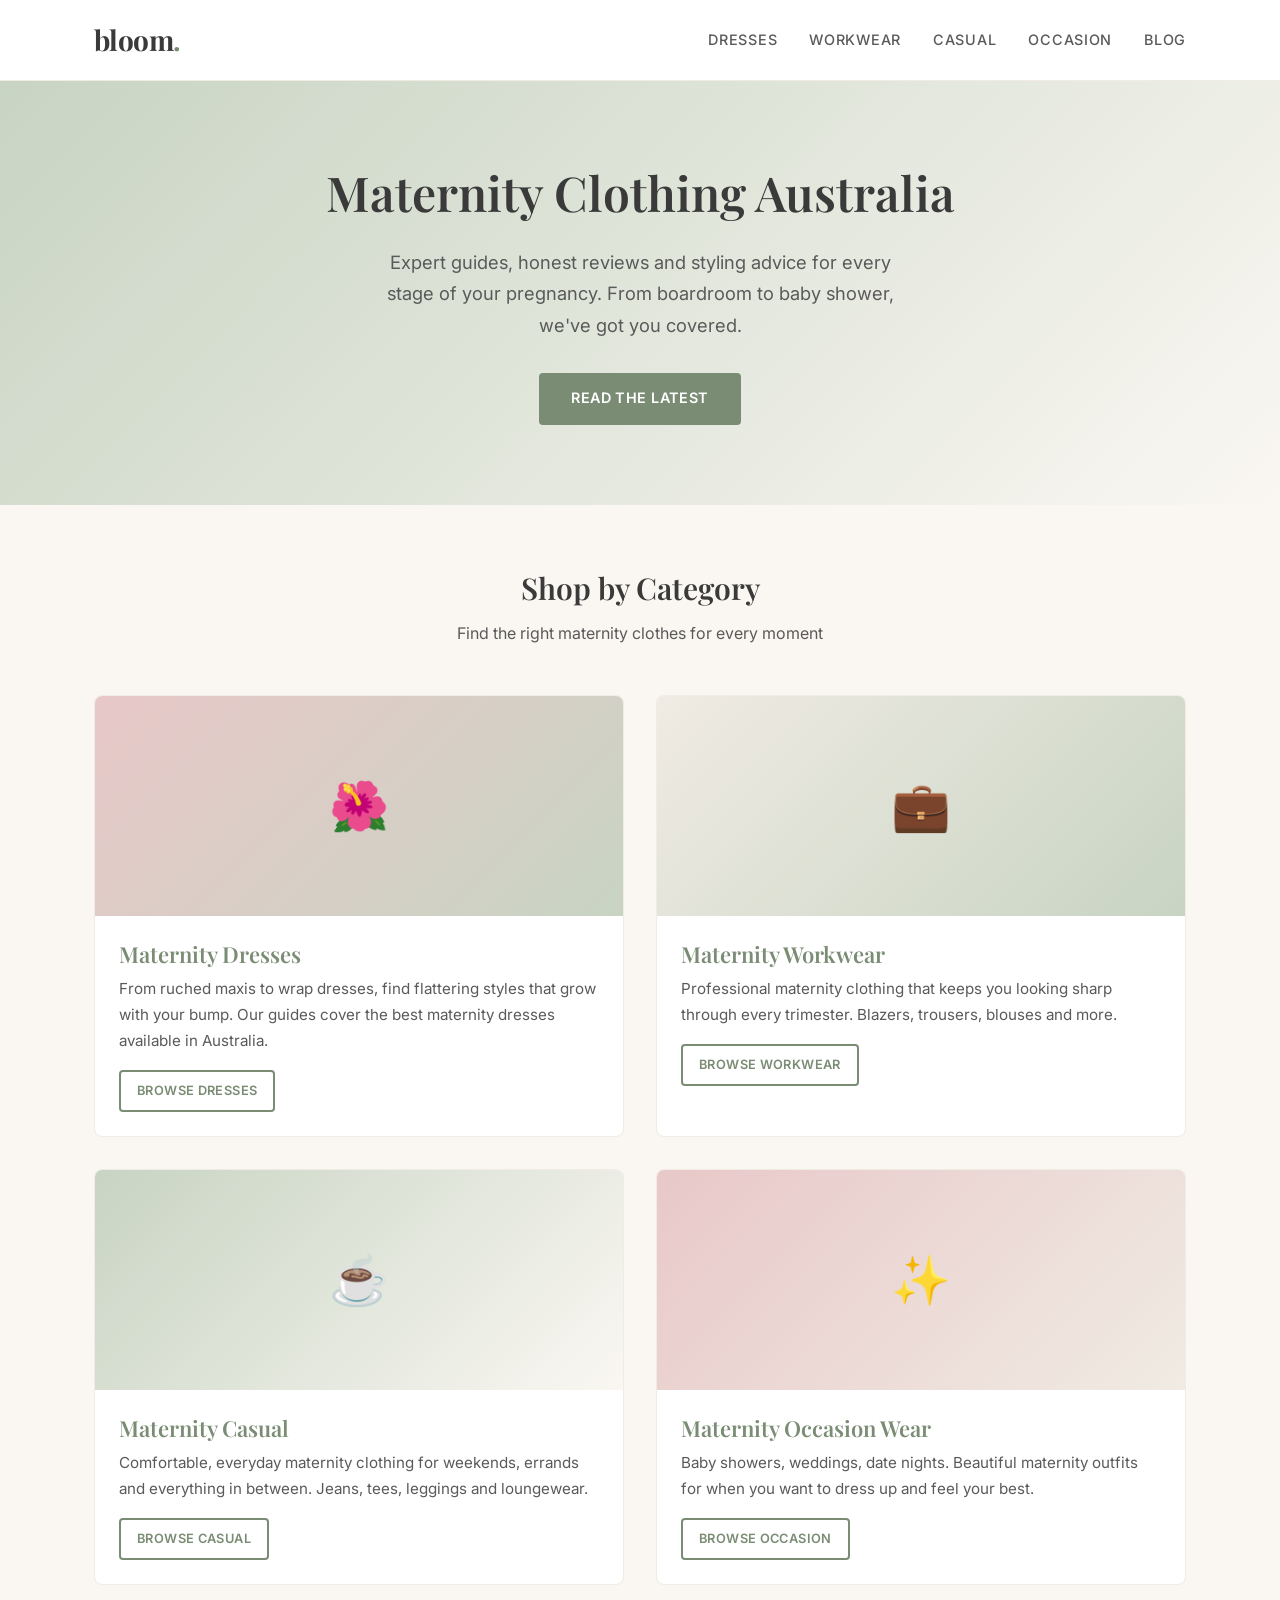
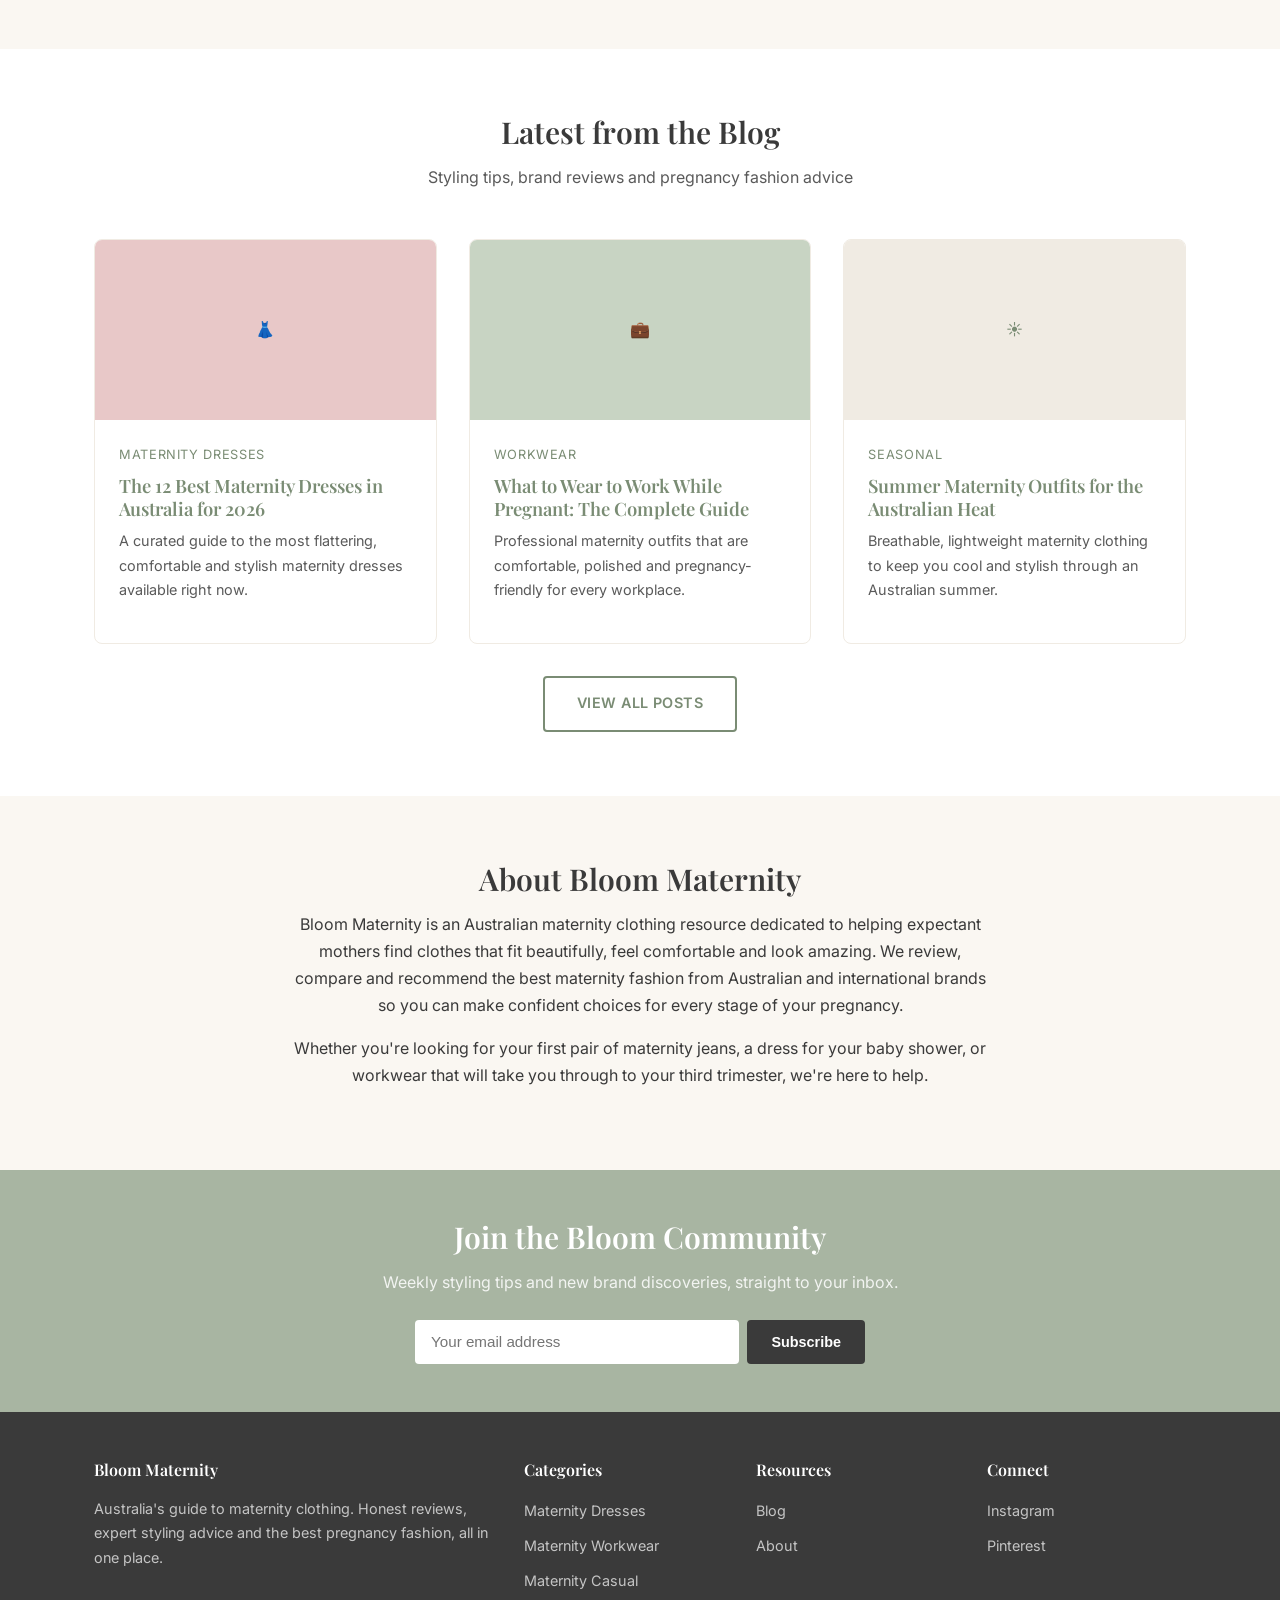
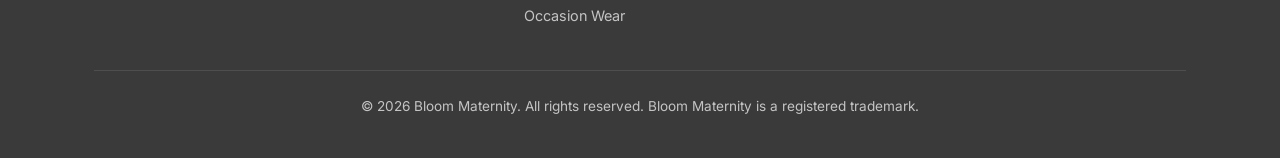
<file: index.html>
<!DOCTYPE html>
<html lang="en-AU">
<head>
  <meta charset="UTF-8">
  <!-- Google Analytics -->
  <script async src="https://www.googletagmanager.com/gtag/js?id=G-EBRVJKTJ6S"></script>
  <script>window.dataLayer=window.dataLayer||[];function gtag(){dataLayer.push(arguments);}gtag('js',new Date());gtag('config','G-EBRVJKTJ6S');</script>
  <meta name="viewport" content="width=device-width, initial-scale=1.0">
  <title>Bloom Maternity | Maternity Clothing Australia - Dresses, Workwear & More</title>
  <meta name="description" content="Your complete guide to maternity clothing in Australia. Discover the best maternity dresses, workwear, casual wear and occasion wear for every stage of pregnancy.">
  <meta name="keywords" content="maternity clothing australia, maternity dresses, maternity workwear, pregnancy fashion, maternity clothes online australia">
  <link rel="canonical" href="https://bloommaternity.com.au/">

  <!-- Open Graph -->
  <meta property="og:title" content="Bloom Maternity | Maternity Clothing Australia">
  <meta property="og:description" content="Your complete guide to maternity clothing in Australia. Dresses, workwear, casual and occasion wear for every stage of pregnancy.">
  <meta property="og:url" content="https://bloommaternity.com.au/">
  <meta property="og:site_name" content="Bloom Maternity">
  <meta property="og:type" content="website">
  <meta property="og:locale" content="en_AU">

  <!-- Fonts -->
  <link rel="preconnect" href="https://fonts.googleapis.com">
  <link rel="preconnect" href="https://fonts.gstatic.com" crossorigin>
  <link href="https://fonts.googleapis.com/css2?family=Inter:wght@400;500;600&family=Playfair+Display:wght@600;700&display=swap" rel="stylesheet">
  <link rel="stylesheet" href="/css/style.css">

  <!-- Schema: Organisation -->
  <script type="application/ld+json">
  {
    "@context": "https://schema.org",
    "@type": "Organization",
    "name": "Bloom Maternity",
    "url": "https://bloommaternity.com.au",
    "description": "Australia's guide to maternity clothing, dresses, and pregnancy fashion.",
    "sameAs": []
  }
  </script>

  <!-- Schema: WebSite with SearchAction -->
  <script type="application/ld+json">
  {
    "@context": "https://schema.org",
    "@type": "WebSite",
    "name": "Bloom Maternity",
    "url": "https://bloommaternity.com.au",
    "potentialAction": {
      "@type": "SearchAction",
      "target": "https://bloommaternity.com.au/blog/?q={search_term_string}",
      "query-input": "required name=search_term_string"
    }
  }
  </script>
</head>
<body>
  <!-- Header -->
  <header class="site-header">
    <div class="container">
      <a href="/" class="logo">bloom<span>.</span></a>
      <nav>
        <a href="/maternity-dresses/">Dresses</a>
        <a href="/maternity-workwear/">Workwear</a>
        <a href="/maternity-casual/">Casual</a>
        <a href="/maternity-occasion-wear/">Occasion</a>
        <a href="/blog/">Blog</a>
      </nav>
    </div>
  </header>

  <!-- Hero -->
  <section class="hero">
    <div class="container">
      <h1>Maternity Clothing Australia</h1>
      <p>Expert guides, honest reviews and styling advice for every stage of your pregnancy. From boardroom to baby shower, we've got you covered.</p>
      <a href="/blog/" class="btn btn-primary">Read the Latest</a>
    </div>
  </section>

  <!-- Categories -->
  <section class="section">
    <div class="container">
      <div class="section-header">
        <h2>Shop by Category</h2>
        <p>Find the right maternity clothes for every moment</p>
      </div>
      <div class="grid-2">
        <a href="/maternity-dresses/" class="category-card">
          <div class="category-card-img" style="background: linear-gradient(135deg, var(--rose-light), var(--sage-light));">&#x1F33A;</div>
          <div class="category-card-body">
            <h3>Maternity Dresses</h3>
            <p>From ruched maxis to wrap dresses, find flattering styles that grow with your bump. Our guides cover the best maternity dresses available in Australia.</p>
            <span class="btn-outline btn" style="font-size:0.8rem;padding:0.5rem 1rem;">Browse Dresses</span>
          </div>
        </a>
        <a href="/maternity-workwear/" class="category-card">
          <div class="category-card-img" style="background: linear-gradient(135deg, var(--cream-dark), var(--sage-light));">&#x1F4BC;</div>
          <div class="category-card-body">
            <h3>Maternity Workwear</h3>
            <p>Professional maternity clothing that keeps you looking sharp through every trimester. Blazers, trousers, blouses and more.</p>
            <span class="btn-outline btn" style="font-size:0.8rem;padding:0.5rem 1rem;">Browse Workwear</span>
          </div>
        </a>
        <a href="/maternity-casual/" class="category-card">
          <div class="category-card-img" style="background: linear-gradient(135deg, var(--sage-light), var(--cream));">&#x2615;</div>
          <div class="category-card-body">
            <h3>Maternity Casual</h3>
            <p>Comfortable, everyday maternity clothing for weekends, errands and everything in between. Jeans, tees, leggings and loungewear.</p>
            <span class="btn-outline btn" style="font-size:0.8rem;padding:0.5rem 1rem;">Browse Casual</span>
          </div>
        </a>
        <a href="/maternity-occasion-wear/" class="category-card">
          <div class="category-card-img" style="background: linear-gradient(135deg, var(--rose-light), var(--cream-dark));">&#x2728;</div>
          <div class="category-card-body">
            <h3>Maternity Occasion Wear</h3>
            <p>Baby showers, weddings, date nights. Beautiful maternity outfits for when you want to dress up and feel your best.</p>
            <span class="btn-outline btn" style="font-size:0.8rem;padding:0.5rem 1rem;">Browse Occasion</span>
          </div>
        </a>
      </div>
    </div>
  </section>

  <!-- Latest from the Blog -->
  <section class="section section-alt">
    <div class="container">
      <div class="section-header">
        <h2>Latest from the Blog</h2>
        <p>Styling tips, brand reviews and pregnancy fashion advice</p>
      </div>
      <div class="grid-3" id="latest-posts">
        <a href="/blog/best-maternity-dresses-australia/" class="blog-card">
          <div class="blog-card-img">&#x1F457;</div>
          <div class="blog-card-body">
            <div class="blog-card-meta">Maternity Dresses</div>
            <h3>The 12 Best Maternity Dresses in Australia for 2026</h3>
            <p>A curated guide to the most flattering, comfortable and stylish maternity dresses available right now.</p>
          </div>
        </a>
        <a href="/blog/maternity-workwear-guide/" class="blog-card">
          <div class="blog-card-img" style="background: var(--sage-light);">&#x1F4BC;</div>
          <div class="blog-card-body">
            <div class="blog-card-meta">Workwear</div>
            <h3>What to Wear to Work While Pregnant: The Complete Guide</h3>
            <p>Professional maternity outfits that are comfortable, polished and pregnancy-friendly for every workplace.</p>
          </div>
        </a>
        <a href="/blog/summer-maternity-outfits-australia/" class="blog-card">
          <div class="blog-card-img" style="background: var(--cream-dark);">&#x2600;</div>
          <div class="blog-card-body">
            <div class="blog-card-meta">Seasonal</div>
            <h3>Summer Maternity Outfits for the Australian Heat</h3>
            <p>Breathable, lightweight maternity clothing to keep you cool and stylish through an Australian summer.</p>
          </div>
        </a>
      </div>
      <div style="text-align:center;margin-top:2rem;">
        <a href="/blog/" class="btn btn-outline">View All Posts</a>
      </div>
    </div>
  </section>

  <!-- About/Trust Section -->
  <section class="section">
    <div class="container">
      <div style="max-width:700px;margin:0 auto;text-align:center;">
        <h2>About Bloom Maternity</h2>
        <p>Bloom Maternity is an Australian maternity clothing resource dedicated to helping expectant mothers find clothes that fit beautifully, feel comfortable and look amazing. We review, compare and recommend the best maternity fashion from Australian and international brands so you can make confident choices for every stage of your pregnancy.</p>
        <p>Whether you're looking for your first pair of maternity jeans, a dress for your baby shower, or workwear that will take you through to your third trimester, we're here to help.</p>
      </div>
    </div>
  </section>

  <!-- Newsletter -->
  <section class="newsletter">
    <div class="container">
      <h2>Join the Bloom Community</h2>
      <p>Weekly styling tips and new brand discoveries, straight to your inbox.</p>
      <form class="newsletter-form" action="#" method="post">
        <input type="email" placeholder="Your email address" aria-label="Email address" required>
        <button type="submit">Subscribe</button>
      </form>
    </div>
  </section>

  <!-- Footer -->
  <footer class="site-footer">
    <div class="container">
      <div class="footer-grid">
        <div>
          <h4>Bloom Maternity</h4>
          <p style="font-size:0.9rem;">Australia's guide to maternity clothing. Honest reviews, expert styling advice and the best pregnancy fashion, all in one place.</p>
        </div>
        <div>
          <h4>Categories</h4>
          <ul class="footer-links">
            <li><a href="/maternity-dresses/">Maternity Dresses</a></li>
            <li><a href="/maternity-workwear/">Maternity Workwear</a></li>
            <li><a href="/maternity-casual/">Maternity Casual</a></li>
            <li><a href="/maternity-occasion-wear/">Occasion Wear</a></li>
          </ul>
        </div>
        <div>
          <h4>Resources</h4>
          <ul class="footer-links">
            <li><a href="/blog/">Blog</a></li>
            <li><a href="/about/">About</a></li>
          </ul>
        </div>
        <div>
          <h4>Connect</h4>
          <ul class="footer-links">
            <li><a href="#">Instagram</a></li>
            <li><a href="#">Pinterest</a></li>
          </ul>
        </div>
      </div>
      <div class="footer-bottom">
        <p>&copy; 2026 Bloom Maternity. All rights reserved. Bloom Maternity is a registered trademark.</p>
      </div>
    </div>
  </footer>
</body>
</html>
</file>
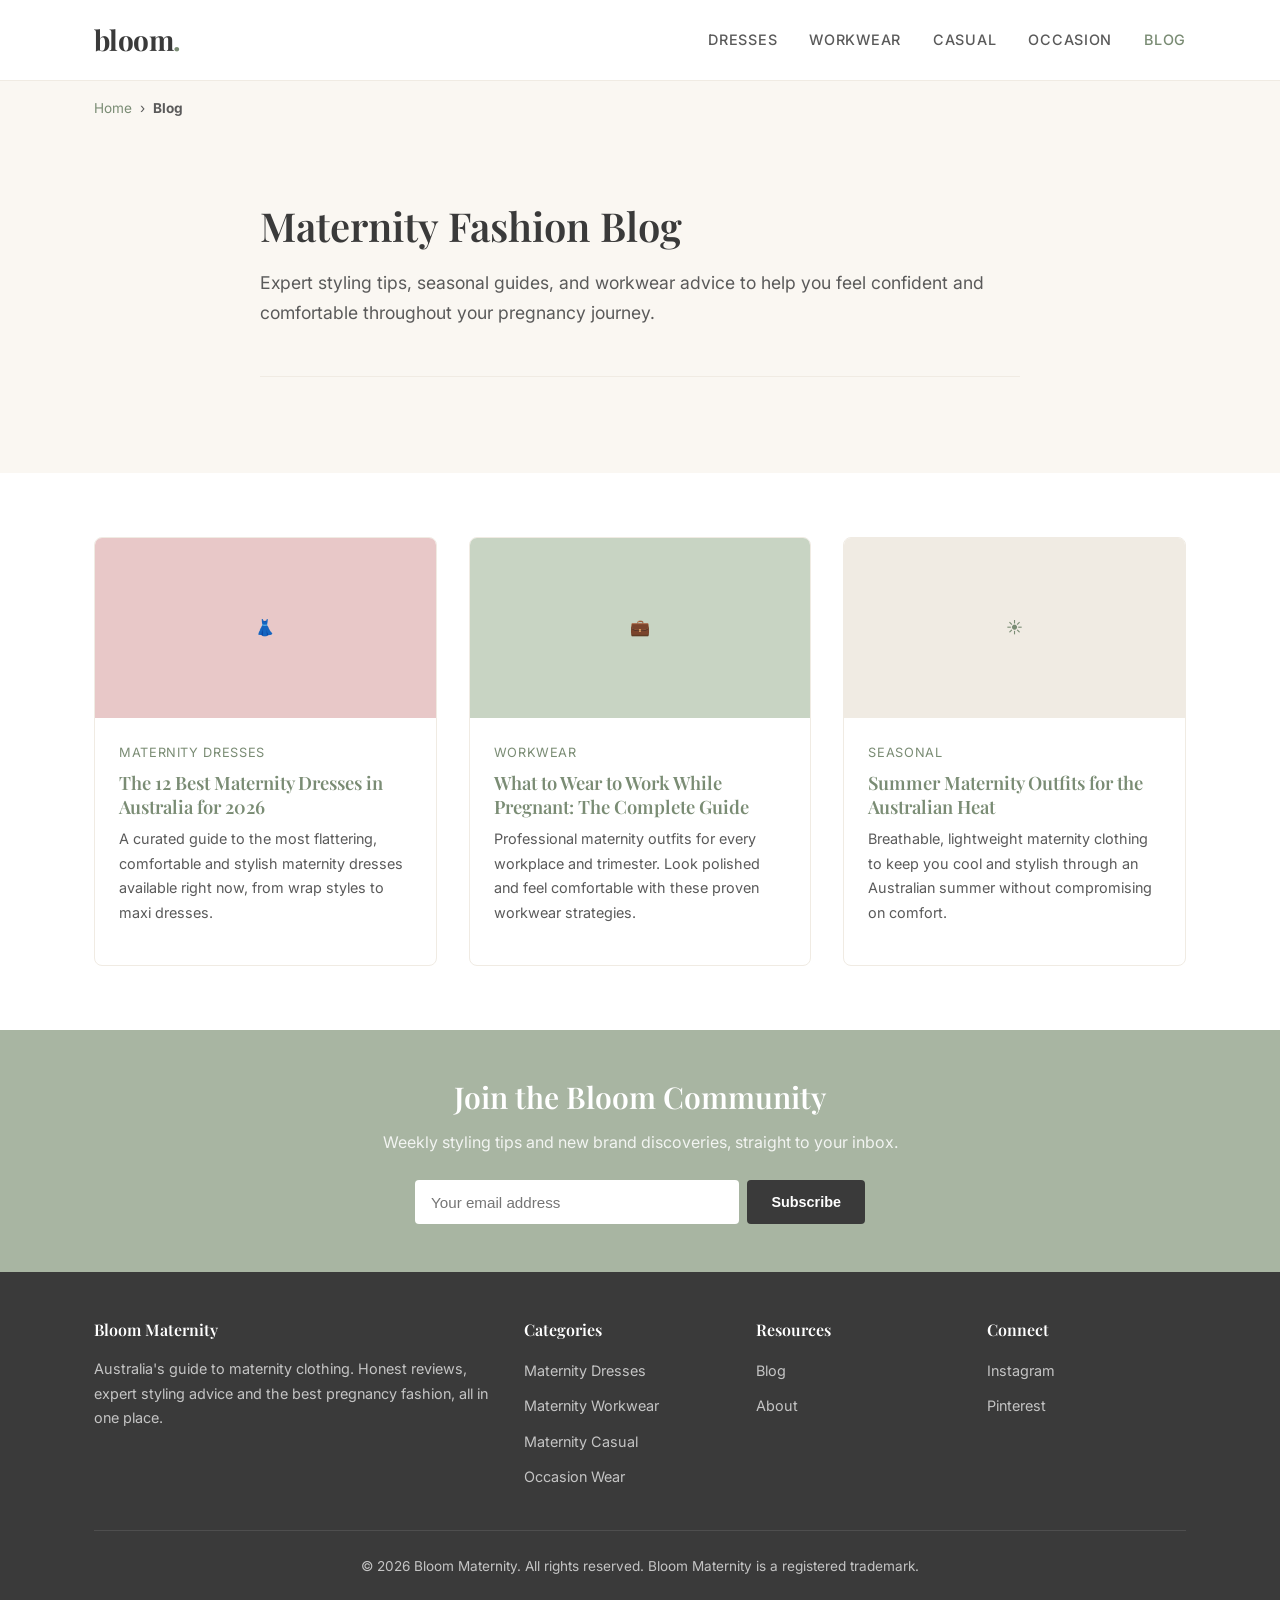
<file: blog/index.html>
<!DOCTYPE html>
<html lang="en-AU">
<head>
  <meta charset="UTF-8">
  <!-- Google Analytics -->
  <script async src="https://www.googletagmanager.com/gtag/js?id=G-EBRVJKTJ6S"></script>
  <script>window.dataLayer=window.dataLayer||[];function gtag(){dataLayer.push(arguments);}gtag('js',new Date());gtag('config','G-EBRVJKTJ6S');</script>
  <meta name="viewport" content="width=device-width, initial-scale=1.0">
  <title>Maternity Fashion Blog | Pregnancy Styling Tips - Bloom Maternity</title>
  <meta name="description" content="Expert maternity fashion blog with pregnancy style tips, seasonal outfit guides, and workwear advice for Australian women. Get styling inspiration and clothing recommendations.">
  <link rel="canonical" href="https://bloommaternity.com.au/blog/">
  <meta property="og:title" content="Maternity Fashion Blog | Pregnancy Styling Tips - Bloom Maternity">
  <meta property="og:description" content="Expert maternity fashion blog with pregnancy style tips, seasonal outfit guides, and workwear advice for Australian women.">
  <meta property="og:url" content="https://bloommaternity.com.au/blog/">
  <meta property="og:site_name" content="Bloom Maternity">
  <meta property="og:type" content="website">
  <meta property="og:locale" content="en_AU">
  <link rel="preconnect" href="https://fonts.googleapis.com">
  <link rel="preconnect" href="https://fonts.gstatic.com" crossorigin>
  <link href="https://fonts.googleapis.com/css2?family=Inter:wght@400;500;600&family=Playfair+Display:wght@600;700&display=swap" rel="stylesheet">
  <link rel="stylesheet" href="/css/style.css">
  <script type="application/ld+json">
  {
    "@context": "https://schema.org",
    "@type": "Blog",
    "name": "Bloom Maternity Blog",
    "description": "Expert maternity fashion blog with pregnancy style tips, seasonal outfit guides, and workwear advice for Australian women.",
    "url": "https://bloommaternity.com.au/blog/",
    "publisher": {
      "@type": "Organization",
      "name": "Bloom Maternity",
      "url": "https://bloommaternity.com.au"
    },
    "breadcrumb": {
      "@type": "BreadcrumbList",
      "itemListElement": [
        { "@type": "ListItem", "position": 1, "name": "Home", "item": "https://bloommaternity.com.au/" },
        { "@type": "ListItem", "position": 2, "name": "Blog", "item": "https://bloommaternity.com.au/blog/" }
      ]
    }
  }
  </script>
</head>
<body>
  <header class="site-header">
    <div class="container">
      <a href="/" class="logo">bloom<span>.</span></a>
      <nav>
        <a href="/maternity-dresses/">Dresses</a>
        <a href="/maternity-workwear/">Workwear</a>
        <a href="/maternity-casual/">Casual</a>
        <a href="/maternity-occasion-wear/">Occasion</a>
        <a href="/blog/" class="active">Blog</a>
      </nav>
    </div>
  </header>

  <div class="container">
    <div class="breadcrumbs">
      <a href="/">Home</a><span>›</span><strong>Blog</strong>
    </div>
  </div>

  <section class="section">
    <div class="container">
      <div class="article">
        <div class="article-header">
          <h1>Maternity Fashion Blog</h1>
          <p style="font-size:1.1rem;color:var(--charcoal-light);">Expert styling tips, seasonal guides, and workwear advice to help you feel confident and comfortable throughout your pregnancy journey.</p>
        </div>
      </div>
    </div>
  </section>

  <section class="section section-alt">
    <div class="container">
      <div class="grid-3">
        <a href="/blog/best-maternity-dresses-australia/" class="blog-card">
          <div class="blog-card-img">👗</div>
          <div class="blog-card-body">
            <div class="blog-card-meta">Maternity Dresses</div>
            <h3>The 12 Best Maternity Dresses in Australia for 2026</h3>
            <p>A curated guide to the most flattering, comfortable and stylish maternity dresses available right now, from wrap styles to maxi dresses.</p>
          </div>
        </a>
        <a href="/blog/maternity-workwear-guide/" class="blog-card">
          <div class="blog-card-img" style="background:var(--sage-light);">💼</div>
          <div class="blog-card-body">
            <div class="blog-card-meta">Workwear</div>
            <h3>What to Wear to Work While Pregnant: The Complete Guide</h3>
            <p>Professional maternity outfits for every workplace and trimester. Look polished and feel comfortable with these proven workwear strategies.</p>
          </div>
        </a>
        <a href="/blog/summer-maternity-outfits-australia/" class="blog-card">
          <div class="blog-card-img" style="background:var(--cream-dark);">☀️</div>
          <div class="blog-card-body">
            <div class="blog-card-meta">Seasonal</div>
            <h3>Summer Maternity Outfits for the Australian Heat</h3>
            <p>Breathable, lightweight maternity clothing to keep you cool and stylish through an Australian summer without compromising on comfort.</p>
          </div>
        </a>
      </div>
    </div>
  </section>

  <section class="newsletter">
    <div class="container">
      <h2>Join the Bloom Community</h2>
      <p>Weekly styling tips and new brand discoveries, straight to your inbox.</p>
      <form class="newsletter-form" action="#" method="post">
        <input type="email" placeholder="Your email address" aria-label="Email address" required>
        <button type="submit">Subscribe</button>
      </form>
    </div>
  </section>

  <footer class="site-footer">
    <div class="container">
      <div class="footer-grid">
        <div>
          <h4>Bloom Maternity</h4>
          <p style="font-size:0.9rem;">Australia's guide to maternity clothing. Honest reviews, expert styling advice and the best pregnancy fashion, all in one place.</p>
        </div>
        <div>
          <h4>Categories</h4>
          <ul class="footer-links">
            <li><a href="/maternity-dresses/">Maternity Dresses</a></li>
            <li><a href="/maternity-workwear/">Maternity Workwear</a></li>
            <li><a href="/maternity-casual/">Maternity Casual</a></li>
            <li><a href="/maternity-occasion-wear/">Occasion Wear</a></li>
          </ul>
        </div>
        <div>
          <h4>Resources</h4>
          <ul class="footer-links">
            <li><a href="/blog/">Blog</a></li>
            <li><a href="/about/">About</a></li>
          </ul>
        </div>
        <div>
          <h4>Connect</h4>
          <ul class="footer-links">
            <li><a href="#">Instagram</a></li>
            <li><a href="#">Pinterest</a></li>
          </ul>
        </div>
      </div>
      <div class="footer-bottom">
        <p>&copy; 2026 Bloom Maternity. All rights reserved. Bloom Maternity is a registered trademark.</p>
      </div>
    </div>
  </footer>
</body>
</html>
</file>
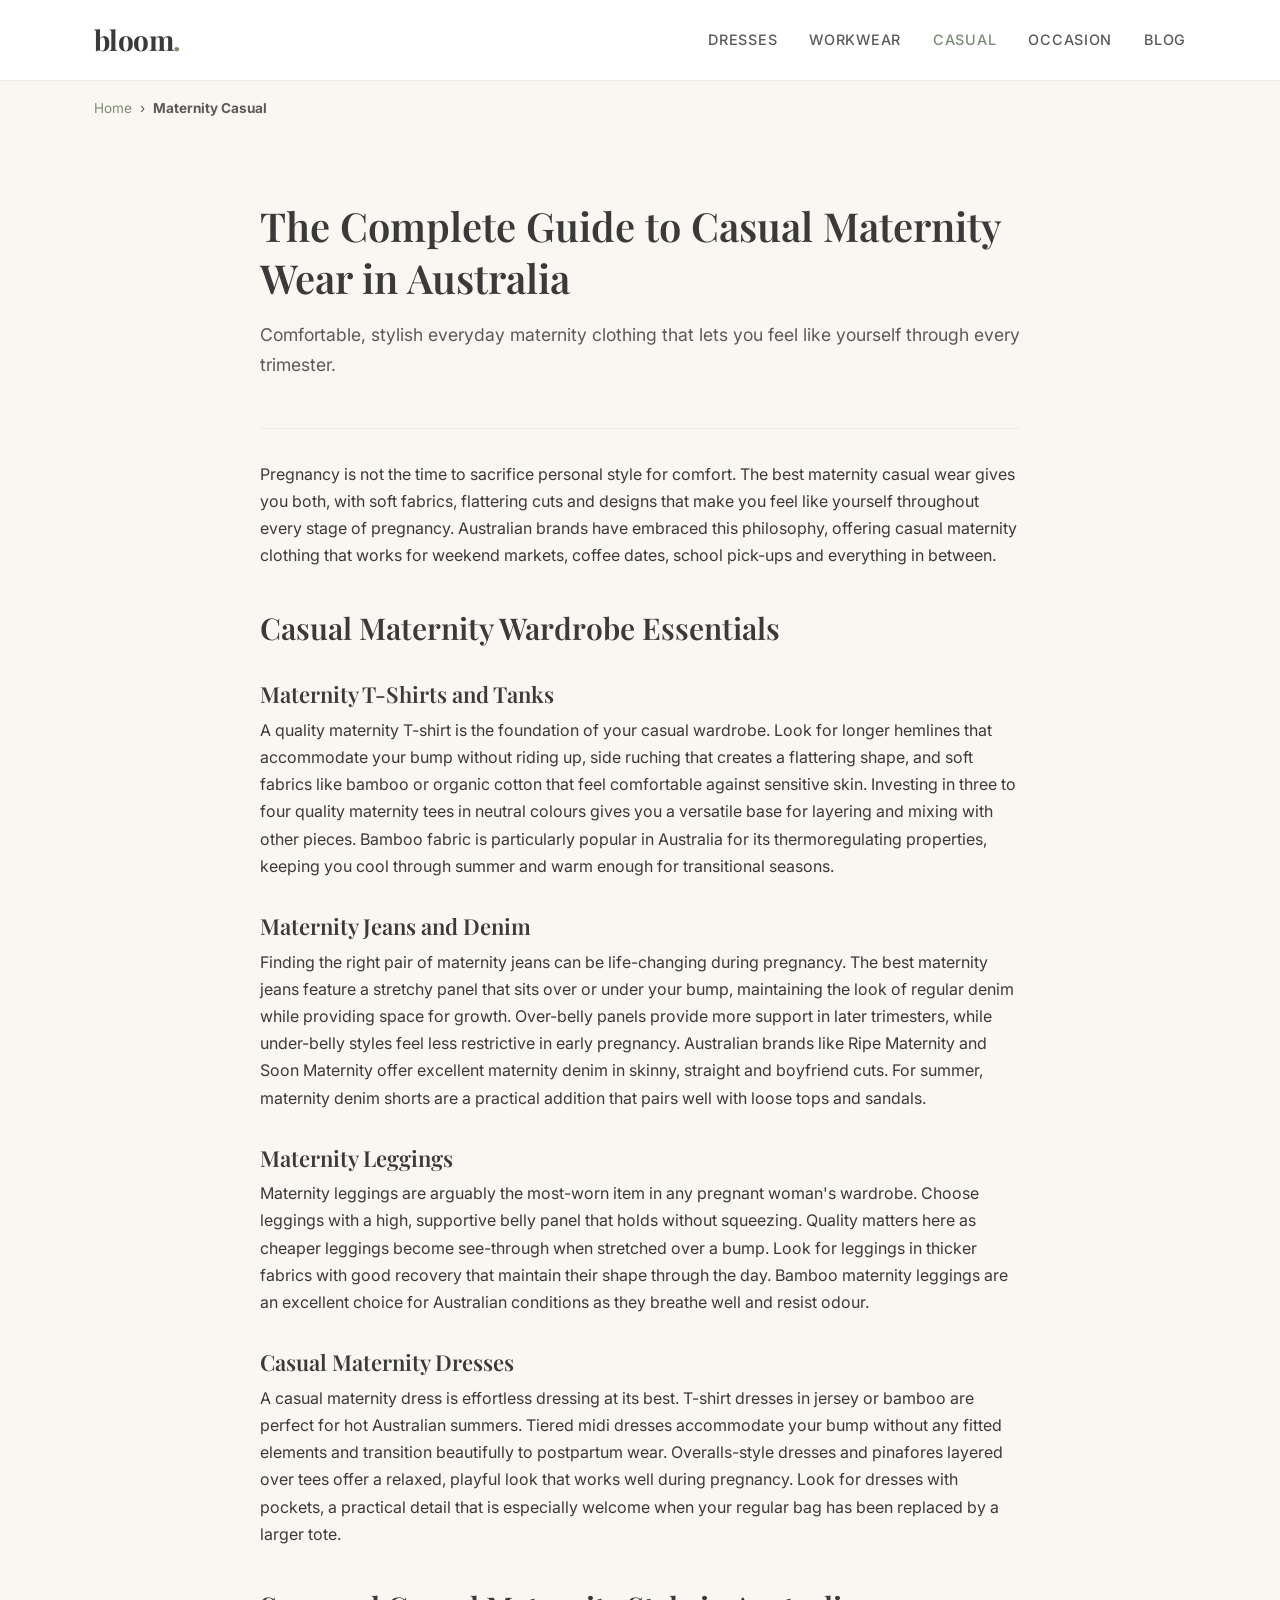
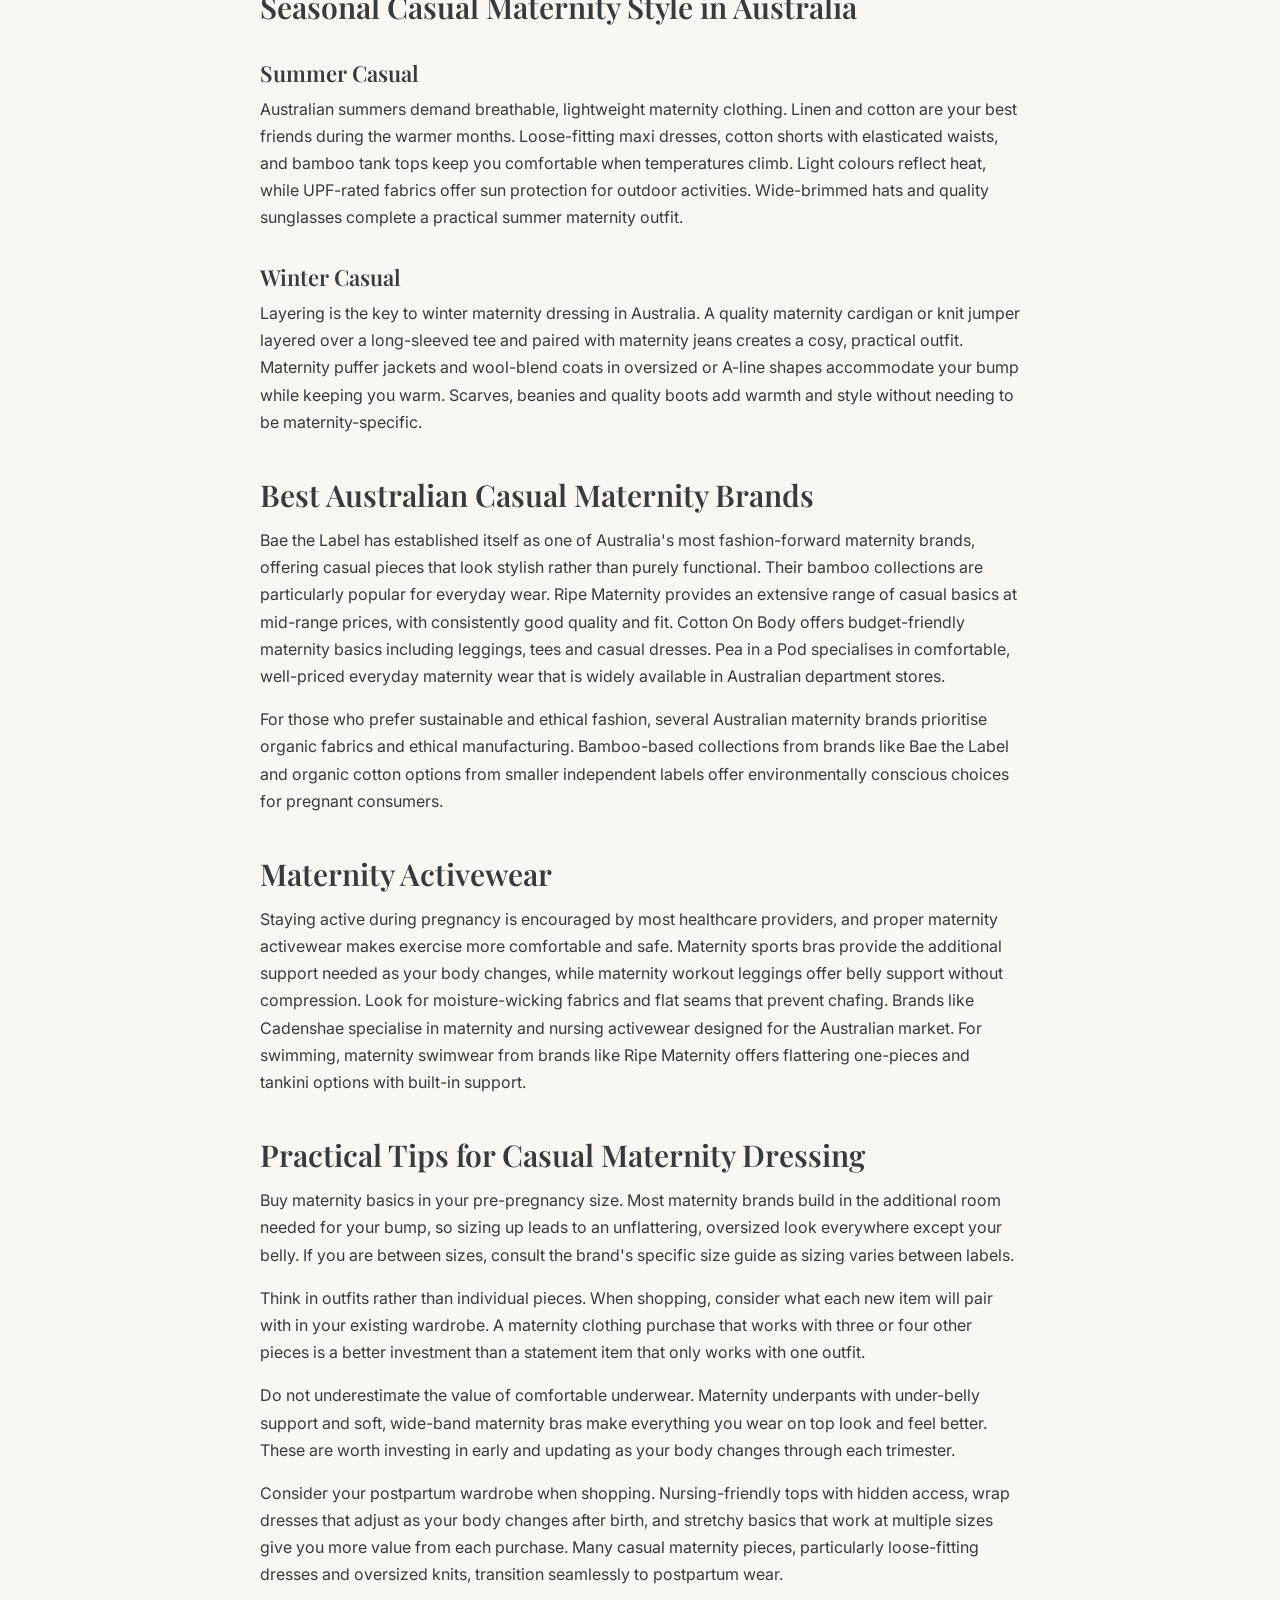
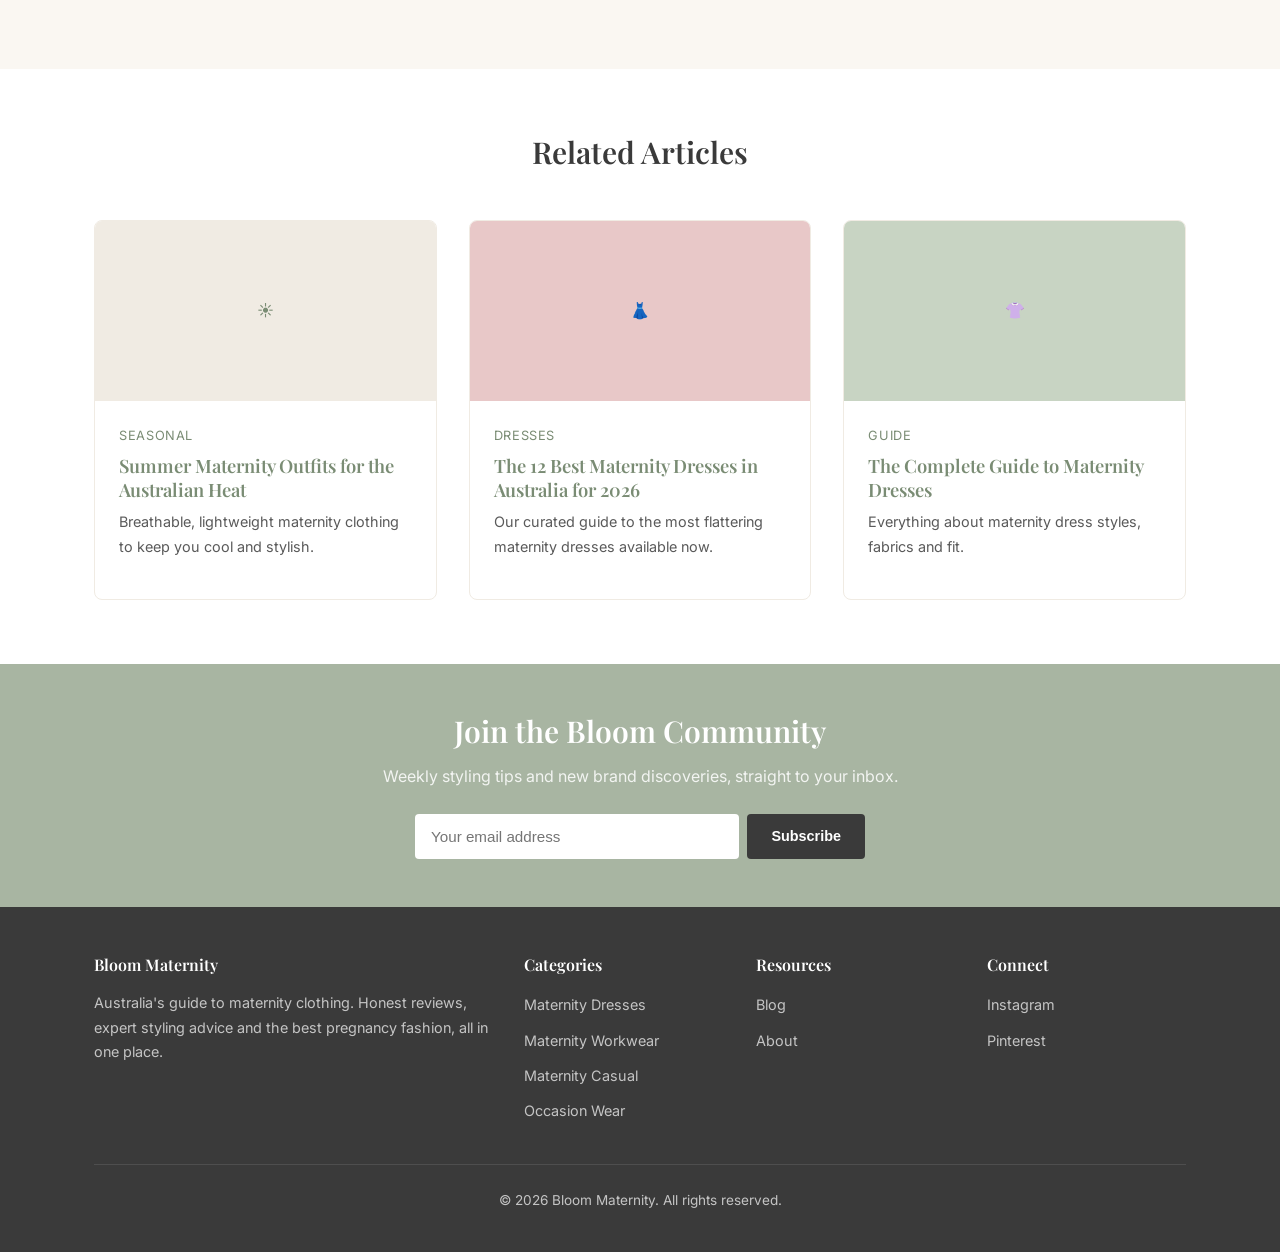
<file: maternity-casual/index.html>
<!DOCTYPE html>
<html lang="en-AU">
<head>
  <meta charset="UTF-8">
  <!-- Google Analytics -->
  <script async src="https://www.googletagmanager.com/gtag/js?id=G-EBRVJKTJ6S"></script>
  <script>window.dataLayer=window.dataLayer||[];function gtag(){dataLayer.push(arguments);}gtag('js',new Date());gtag('config','G-EBRVJKTJ6S');</script>
  <meta name="viewport" content="width=device-width, initial-scale=1.0">
  <title>Maternity Casual Wear Australia | Everyday Pregnancy Clothing - Bloom Maternity</title>
  <meta name="description" content="Comfortable, stylish maternity casual wear for Australian women. Discover maternity jeans, leggings, tees and casual dresses for every stage of pregnancy.">
  <link rel="canonical" href="https://bloommaternity.com.au/maternity-casual/">
  <meta property="og:title" content="Maternity Casual Wear Australia | Everyday Pregnancy Clothing - Bloom Maternity">
  <meta property="og:description" content="Comfortable, stylish maternity casual wear for Australian women. Discover maternity jeans, leggings, tees and casual dresses for every stage of pregnancy.">
  <meta property="og:url" content="https://bloommaternity.com.au/maternity-casual/">
  <meta property="og:site_name" content="Bloom Maternity">
  <meta property="og:type" content="website">
  <meta property="og:locale" content="en_AU">
  <link rel="preconnect" href="https://fonts.googleapis.com">
  <link rel="preconnect" href="https://fonts.gstatic.com" crossorigin>
  <link href="https://fonts.googleapis.com/css2?family=Inter:wght@400;500;600&family=Playfair+Display:wght@600;700&display=swap" rel="stylesheet">
  <link rel="stylesheet" href="/css/style.css">
  <script type="application/ld+json">
  {
  "@context": "https://schema.org",
  "@type": "CollectionPage",
  "name": "Maternity Casual Wear Australia",
  "description": "Guide to casual maternity clothing in Australia.",
  "url": "https://bloommaternity.com.au/maternity-casual/",
  "isPartOf": {
    "@type": "WebSite",
    "name": "Bloom Maternity",
    "url": "https://bloommaternity.com.au"
  },
  "breadcrumb": {
    "@type": "BreadcrumbList",
    "itemListElement": [
      {
        "@type": "ListItem",
        "position": 1,
        "name": "Home",
        "item": "https://bloommaternity.com.au/"
      },
      {
        "@type": "ListItem",
        "position": 2,
        "name": "Maternity Casual",
        "item": "https://bloommaternity.com.au/maternity-casual/"
      }
    ]
  }
}
  </script>
</head>
<body>
  <header class="site-header">
    <div class="container">
      <a href="/" class="logo">bloom<span>.</span></a>
      <nav>
        <a href="/maternity-dresses/">Dresses</a>
        <a href="/maternity-workwear/">Workwear</a>
        <a href="/maternity-casual/" class="active">Casual</a>
        <a href="/maternity-occasion-wear/">Occasion</a>
        <a href="/blog/">Blog</a>
      </nav>
    </div>
  </header>
  <div class="container">
    <div class="breadcrumbs">
      <a href="/">Home</a><span>›</span><strong>Maternity Casual</strong>
    </div>
  </div>
  <section class="section">
    <div class="container">
      <div class="article">
        <div class="article-header">
          <h1>The Complete Guide to Casual Maternity Wear in Australia</h1>
          
          <p style="font-size:1.1rem;color:var(--charcoal-light);">Comfortable, stylish everyday maternity clothing that lets you feel like yourself through every trimester.</p>
        </div>
        <p>Pregnancy is not the time to sacrifice personal style for comfort. The best maternity casual wear gives you both, with soft fabrics, flattering cuts and designs that make you feel like yourself throughout every stage of pregnancy. Australian brands have embraced this philosophy, offering casual maternity clothing that works for weekend markets, coffee dates, school pick-ups and everything in between.</p>

<h2>Casual Maternity Wardrobe Essentials</h2>

<h3>Maternity T-Shirts and Tanks</h3>
<p>A quality maternity T-shirt is the foundation of your casual wardrobe. Look for longer hemlines that accommodate your bump without riding up, side ruching that creates a flattering shape, and soft fabrics like bamboo or organic cotton that feel comfortable against sensitive skin. Investing in three to four quality maternity tees in neutral colours gives you a versatile base for layering and mixing with other pieces. Bamboo fabric is particularly popular in Australia for its thermoregulating properties, keeping you cool through summer and warm enough for transitional seasons.</p>

<h3>Maternity Jeans and Denim</h3>
<p>Finding the right pair of maternity jeans can be life-changing during pregnancy. The best maternity jeans feature a stretchy panel that sits over or under your bump, maintaining the look of regular denim while providing space for growth. Over-belly panels provide more support in later trimesters, while under-belly styles feel less restrictive in early pregnancy. Australian brands like Ripe Maternity and Soon Maternity offer excellent maternity denim in skinny, straight and boyfriend cuts. For summer, maternity denim shorts are a practical addition that pairs well with loose tops and sandals.</p>

<h3>Maternity Leggings</h3>
<p>Maternity leggings are arguably the most-worn item in any pregnant woman's wardrobe. Choose leggings with a high, supportive belly panel that holds without squeezing. Quality matters here as cheaper leggings become see-through when stretched over a bump. Look for leggings in thicker fabrics with good recovery that maintain their shape through the day. Bamboo maternity leggings are an excellent choice for Australian conditions as they breathe well and resist odour.</p>

<h3>Casual Maternity Dresses</h3>
<p>A casual maternity dress is effortless dressing at its best. T-shirt dresses in jersey or bamboo are perfect for hot Australian summers. Tiered midi dresses accommodate your bump without any fitted elements and transition beautifully to postpartum wear. Overalls-style dresses and pinafores layered over tees offer a relaxed, playful look that works well during pregnancy. Look for dresses with pockets, a practical detail that is especially welcome when your regular bag has been replaced by a larger tote.</p>

<h2>Seasonal Casual Maternity Style in Australia</h2>

<h3>Summer Casual</h3>
<p>Australian summers demand breathable, lightweight maternity clothing. Linen and cotton are your best friends during the warmer months. Loose-fitting maxi dresses, cotton shorts with elasticated waists, and bamboo tank tops keep you comfortable when temperatures climb. Light colours reflect heat, while UPF-rated fabrics offer sun protection for outdoor activities. Wide-brimmed hats and quality sunglasses complete a practical summer maternity outfit.</p>

<h3>Winter Casual</h3>
<p>Layering is the key to winter maternity dressing in Australia. A quality maternity cardigan or knit jumper layered over a long-sleeved tee and paired with maternity jeans creates a cosy, practical outfit. Maternity puffer jackets and wool-blend coats in oversized or A-line shapes accommodate your bump while keeping you warm. Scarves, beanies and quality boots add warmth and style without needing to be maternity-specific.</p>

<h2>Best Australian Casual Maternity Brands</h2>

<p>Bae the Label has established itself as one of Australia's most fashion-forward maternity brands, offering casual pieces that look stylish rather than purely functional. Their bamboo collections are particularly popular for everyday wear. Ripe Maternity provides an extensive range of casual basics at mid-range prices, with consistently good quality and fit. Cotton On Body offers budget-friendly maternity basics including leggings, tees and casual dresses. Pea in a Pod specialises in comfortable, well-priced everyday maternity wear that is widely available in Australian department stores.</p>

<p>For those who prefer sustainable and ethical fashion, several Australian maternity brands prioritise organic fabrics and ethical manufacturing. Bamboo-based collections from brands like Bae the Label and organic cotton options from smaller independent labels offer environmentally conscious choices for pregnant consumers.</p>

<h2>Maternity Activewear</h2>

<p>Staying active during pregnancy is encouraged by most healthcare providers, and proper maternity activewear makes exercise more comfortable and safe. Maternity sports bras provide the additional support needed as your body changes, while maternity workout leggings offer belly support without compression. Look for moisture-wicking fabrics and flat seams that prevent chafing. Brands like Cadenshae specialise in maternity and nursing activewear designed for the Australian market. For swimming, maternity swimwear from brands like Ripe Maternity offers flattering one-pieces and tankini options with built-in support.</p>

<h2>Practical Tips for Casual Maternity Dressing</h2>

<p>Buy maternity basics in your pre-pregnancy size. Most maternity brands build in the additional room needed for your bump, so sizing up leads to an unflattering, oversized look everywhere except your belly. If you are between sizes, consult the brand's specific size guide as sizing varies between labels.</p>

<p>Think in outfits rather than individual pieces. When shopping, consider what each new item will pair with in your existing wardrobe. A maternity clothing purchase that works with three or four other pieces is a better investment than a statement item that only works with one outfit.</p>

<p>Do not underestimate the value of comfortable underwear. Maternity underpants with under-belly support and soft, wide-band maternity bras make everything you wear on top look and feel better. These are worth investing in early and updating as your body changes through each trimester.</p>

<p>Consider your postpartum wardrobe when shopping. Nursing-friendly tops with hidden access, wrap dresses that adjust as your body changes after birth, and stretchy basics that work at multiple sizes give you more value from each purchase. Many casual maternity pieces, particularly loose-fitting dresses and oversized knits, transition seamlessly to postpartum wear.</p>
      </div>
    </div>
  </section>
  <section class="section section-alt"><div class="container"><div class="section-header"><h2>Related Articles</h2></div><div class="grid-3">
    <a href="/blog/summer-maternity-outfits-australia/" class="blog-card"><div class="blog-card-img" style="background:var(--cream-dark);">&#x2600;</div><div class="blog-card-body"><div class="blog-card-meta">Seasonal</div><h3>Summer Maternity Outfits for the Australian Heat</h3><p>Breathable, lightweight maternity clothing to keep you cool and stylish.</p></div></a>
    <a href="/blog/best-maternity-dresses-australia/" class="blog-card"><div class="blog-card-img">&#x1F457;</div><div class="blog-card-body"><div class="blog-card-meta">Dresses</div><h3>The 12 Best Maternity Dresses in Australia for 2026</h3><p>Our curated guide to the most flattering maternity dresses available now.</p></div></a>
    <a href="/maternity-dresses/" class="blog-card"><div class="blog-card-img" style="background:var(--sage-light);">&#x1F45A;</div><div class="blog-card-body"><div class="blog-card-meta">Guide</div><h3>The Complete Guide to Maternity Dresses</h3><p>Everything about maternity dress styles, fabrics and fit.</p></div></a>
  </div></div></section>
  <section class="newsletter">
    <div class="container">
      <h2>Join the Bloom Community</h2>
      <p>Weekly styling tips and new brand discoveries, straight to your inbox.</p>
      <form class="newsletter-form" action="#" method="post">
        <input type="email" placeholder="Your email address" aria-label="Email address" required>
        <button type="submit">Subscribe</button>
      </form>
    </div>
  </section>
  <footer class="site-footer">
    <div class="container">
      <div class="footer-grid">
        <div><h4>Bloom Maternity</h4><p style="font-size:0.9rem;">Australia's guide to maternity clothing. Honest reviews, expert styling advice and the best pregnancy fashion, all in one place.</p></div>
        <div><h4>Categories</h4><ul class="footer-links"><li><a href="/maternity-dresses/">Maternity Dresses</a></li><li><a href="/maternity-workwear/">Maternity Workwear</a></li><li><a href="/maternity-casual/">Maternity Casual</a></li><li><a href="/maternity-occasion-wear/">Occasion Wear</a></li></ul></div>
        <div><h4>Resources</h4><ul class="footer-links"><li><a href="/blog/">Blog</a></li><li><a href="/about/">About</a></li></ul></div>
        <div><h4>Connect</h4><ul class="footer-links"><li><a href="#">Instagram</a></li><li><a href="#">Pinterest</a></li></ul></div>
      </div>
      <div class="footer-bottom"><p>&copy; 2026 Bloom Maternity. All rights reserved.</p></div>
    </div>
  </footer>
</body>
</html>
</file>
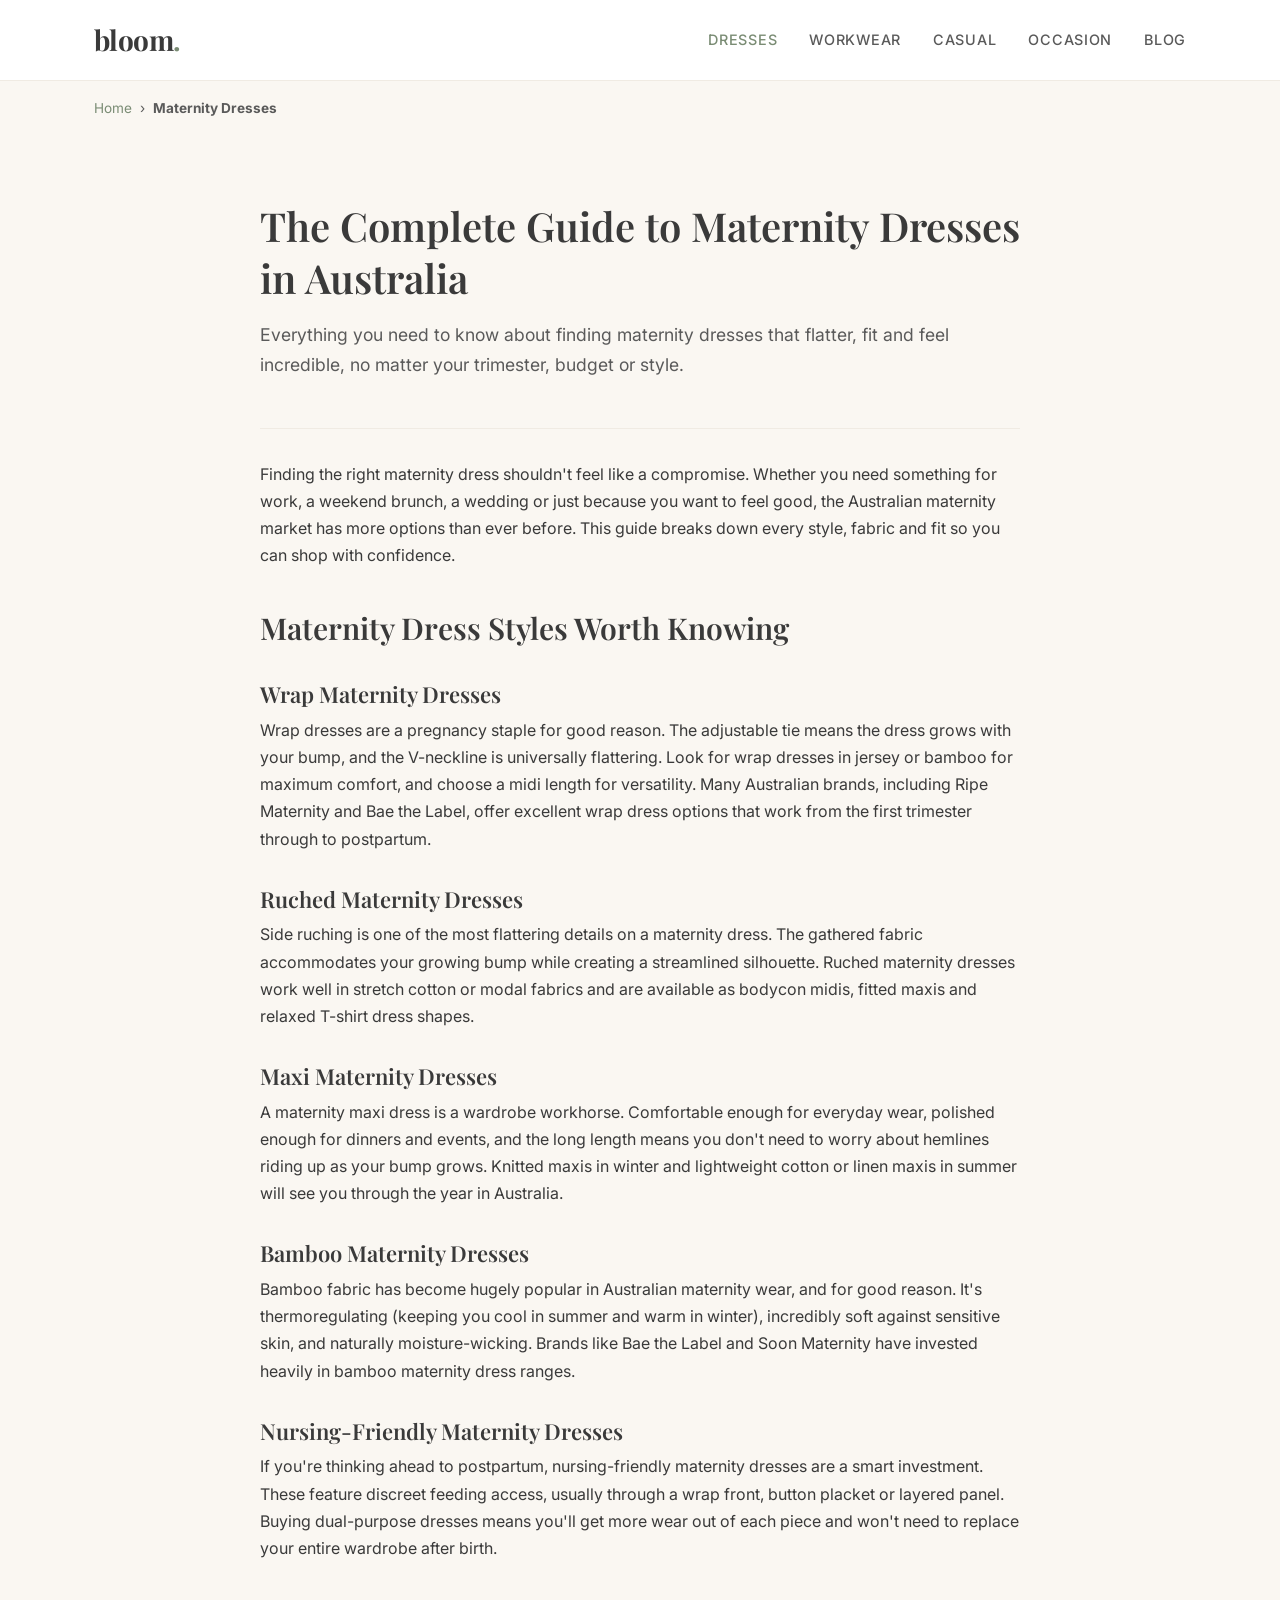
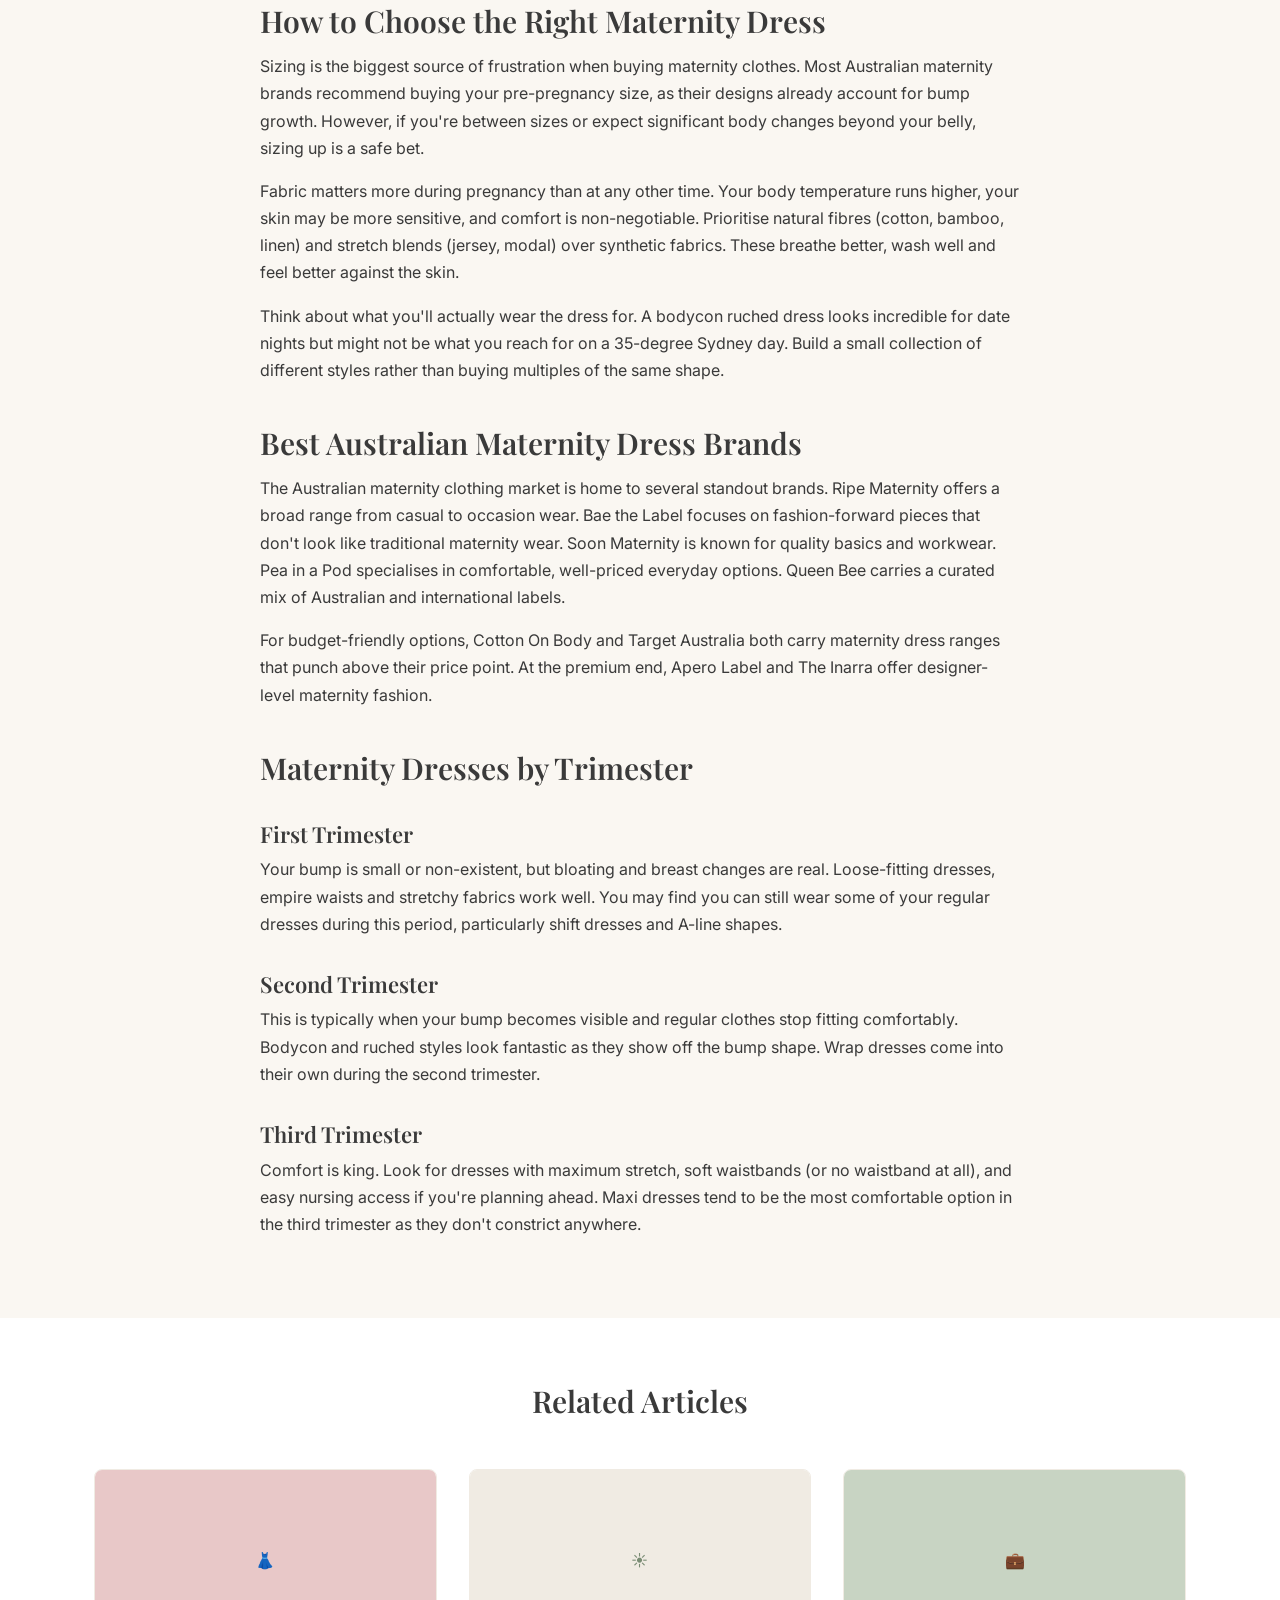
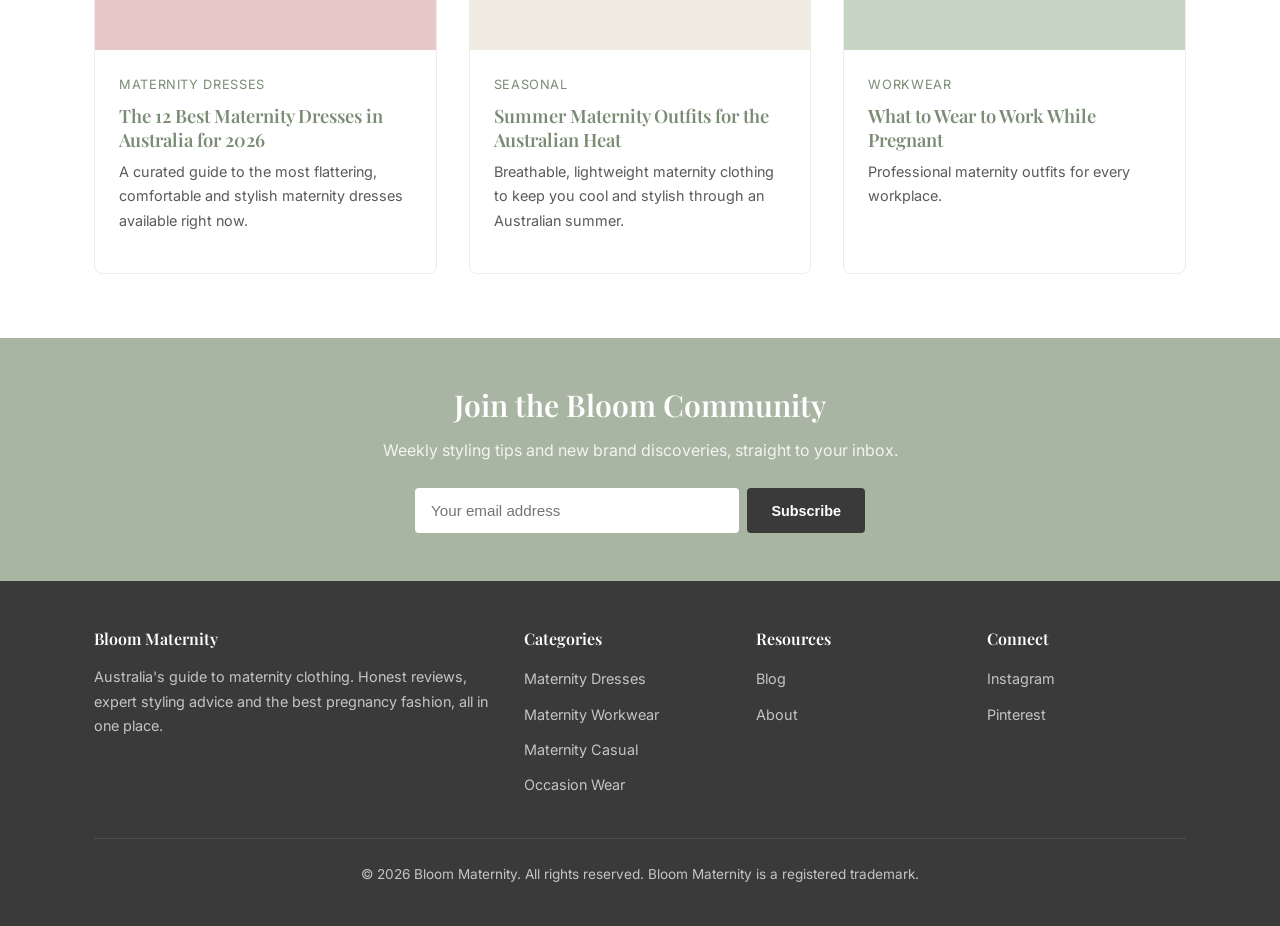
<file: maternity-dresses/index.html>
<!DOCTYPE html>
<html lang="en-AU">
<head>
  <meta charset="UTF-8">
  <!-- Google Analytics -->
  <script async src="https://www.googletagmanager.com/gtag/js?id=G-EBRVJKTJ6S"></script>
  <script>window.dataLayer=window.dataLayer||[];function gtag(){dataLayer.push(arguments);}gtag('js',new Date());gtag('config','G-EBRVJKTJ6S');</script>
  <meta name="viewport" content="width=device-width, initial-scale=1.0">
  <title>Maternity Dresses Australia | Best Pregnancy Dresses 2026 - Bloom Maternity</title>
  <meta name="description" content="Find the best maternity dresses in Australia. From wrap dresses to maxis, ruched to bamboo, our comprehensive guide covers every style for every trimester.">
  <link rel="canonical" href="https://bloommaternity.com.au/maternity-dresses/">
  <meta property="og:title" content="Maternity Dresses Australia | Best Pregnancy Dresses 2026">
  <meta property="og:description" content="Find the best maternity dresses in Australia. Wrap dresses, maxis, ruched styles and more for every trimester.">
  <meta property="og:url" content="https://bloommaternity.com.au/maternity-dresses/">
  <meta property="og:site_name" content="Bloom Maternity">
  <meta property="og:type" content="website">
  <meta property="og:locale" content="en_AU">
  <link rel="preconnect" href="https://fonts.googleapis.com">
  <link rel="preconnect" href="https://fonts.gstatic.com" crossorigin>
  <link href="https://fonts.googleapis.com/css2?family=Inter:wght@400;500;600&family=Playfair+Display:wght@600;700&display=swap" rel="stylesheet">
  <link rel="stylesheet" href="/css/style.css">
  <script type="application/ld+json">
  {
    "@context": "https://schema.org",
    "@type": "CollectionPage",
    "name": "Maternity Dresses Australia",
    "description": "Comprehensive guide to the best maternity dresses available in Australia, covering wrap dresses, maxi dresses, ruched styles, bamboo dresses and more.",
    "url": "https://bloommaternity.com.au/maternity-dresses/",
    "isPartOf": { "@type": "WebSite", "name": "Bloom Maternity", "url": "https://bloommaternity.com.au" },
    "breadcrumb": {
      "@type": "BreadcrumbList",
      "itemListElement": [
        { "@type": "ListItem", "position": 1, "name": "Home", "item": "https://bloommaternity.com.au/" },
        { "@type": "ListItem", "position": 2, "name": "Maternity Dresses", "item": "https://bloommaternity.com.au/maternity-dresses/" }
      ]
    }
  }
  </script>
</head>
<body>
  <header class="site-header">
    <div class="container">
      <a href="/" class="logo">bloom<span>.</span></a>
      <nav>
        <a href="/maternity-dresses/" class="active">Dresses</a>
        <a href="/maternity-workwear/">Workwear</a>
        <a href="/maternity-casual/">Casual</a>
        <a href="/maternity-occasion-wear/">Occasion</a>
        <a href="/blog/">Blog</a>
      </nav>
    </div>
  </header>

  <div class="container">
    <div class="breadcrumbs">
      <a href="/">Home</a><span>›</span><strong>Maternity Dresses</strong>
    </div>
  </div>

  <section class="section">
    <div class="container">
      <div class="article">
        <div class="article-header">
          <h1>The Complete Guide to Maternity Dresses in Australia</h1>
          <p style="font-size:1.1rem;color:var(--charcoal-light);">Everything you need to know about finding maternity dresses that flatter, fit and feel incredible, no matter your trimester, budget or style.</p>
        </div>

        <p>Finding the right maternity dress shouldn't feel like a compromise. Whether you need something for work, a weekend brunch, a wedding or just because you want to feel good, the Australian maternity market has more options than ever before. This guide breaks down every style, fabric and fit so you can shop with confidence.</p>

        <h2>Maternity Dress Styles Worth Knowing</h2>

        <h3>Wrap Maternity Dresses</h3>
        <p>Wrap dresses are a pregnancy staple for good reason. The adjustable tie means the dress grows with your bump, and the V-neckline is universally flattering. Look for wrap dresses in jersey or bamboo for maximum comfort, and choose a midi length for versatility. Many Australian brands, including Ripe Maternity and Bae the Label, offer excellent wrap dress options that work from the first trimester through to postpartum.</p>

        <h3>Ruched Maternity Dresses</h3>
        <p>Side ruching is one of the most flattering details on a maternity dress. The gathered fabric accommodates your growing bump while creating a streamlined silhouette. Ruched maternity dresses work well in stretch cotton or modal fabrics and are available as bodycon midis, fitted maxis and relaxed T-shirt dress shapes.</p>

        <h3>Maxi Maternity Dresses</h3>
        <p>A maternity maxi dress is a wardrobe workhorse. Comfortable enough for everyday wear, polished enough for dinners and events, and the long length means you don't need to worry about hemlines riding up as your bump grows. Knitted maxis in winter and lightweight cotton or linen maxis in summer will see you through the year in Australia.</p>

        <h3>Bamboo Maternity Dresses</h3>
        <p>Bamboo fabric has become hugely popular in Australian maternity wear, and for good reason. It's thermoregulating (keeping you cool in summer and warm in winter), incredibly soft against sensitive skin, and naturally moisture-wicking. Brands like Bae the Label and Soon Maternity have invested heavily in bamboo maternity dress ranges.</p>

        <h3>Nursing-Friendly Maternity Dresses</h3>
        <p>If you're thinking ahead to postpartum, nursing-friendly maternity dresses are a smart investment. These feature discreet feeding access, usually through a wrap front, button placket or layered panel. Buying dual-purpose dresses means you'll get more wear out of each piece and won't need to replace your entire wardrobe after birth.</p>

        <h2>How to Choose the Right Maternity Dress</h2>

        <p>Sizing is the biggest source of frustration when buying maternity clothes. Most Australian maternity brands recommend buying your pre-pregnancy size, as their designs already account for bump growth. However, if you're between sizes or expect significant body changes beyond your belly, sizing up is a safe bet.</p>

        <p>Fabric matters more during pregnancy than at any other time. Your body temperature runs higher, your skin may be more sensitive, and comfort is non-negotiable. Prioritise natural fibres (cotton, bamboo, linen) and stretch blends (jersey, modal) over synthetic fabrics. These breathe better, wash well and feel better against the skin.</p>

        <p>Think about what you'll actually wear the dress for. A bodycon ruched dress looks incredible for date nights but might not be what you reach for on a 35-degree Sydney day. Build a small collection of different styles rather than buying multiples of the same shape.</p>

        <h2>Best Australian Maternity Dress Brands</h2>

        <p>The Australian maternity clothing market is home to several standout brands. Ripe Maternity offers a broad range from casual to occasion wear. Bae the Label focuses on fashion-forward pieces that don't look like traditional maternity wear. Soon Maternity is known for quality basics and workwear. Pea in a Pod specialises in comfortable, well-priced everyday options. Queen Bee carries a curated mix of Australian and international labels.</p>

        <p>For budget-friendly options, Cotton On Body and Target Australia both carry maternity dress ranges that punch above their price point. At the premium end, Apero Label and The Inarra offer designer-level maternity fashion.</p>

        <h2>Maternity Dresses by Trimester</h2>

        <h3>First Trimester</h3>
        <p>Your bump is small or non-existent, but bloating and breast changes are real. Loose-fitting dresses, empire waists and stretchy fabrics work well. You may find you can still wear some of your regular dresses during this period, particularly shift dresses and A-line shapes.</p>

        <h3>Second Trimester</h3>
        <p>This is typically when your bump becomes visible and regular clothes stop fitting comfortably. Bodycon and ruched styles look fantastic as they show off the bump shape. Wrap dresses come into their own during the second trimester.</p>

        <h3>Third Trimester</h3>
        <p>Comfort is king. Look for dresses with maximum stretch, soft waistbands (or no waistband at all), and easy nursing access if you're planning ahead. Maxi dresses tend to be the most comfortable option in the third trimester as they don't constrict anywhere.</p>
      </div>
    </div>
  </section>

  <!-- Related Blog Posts -->
  <section class="section section-alt">
    <div class="container">
      <div class="section-header">
        <h2>Related Articles</h2>
      </div>
      <div class="grid-3">
        <a href="/blog/best-maternity-dresses-australia/" class="blog-card">
          <div class="blog-card-img">&#x1F457;</div>
          <div class="blog-card-body">
            <div class="blog-card-meta">Maternity Dresses</div>
            <h3>The 12 Best Maternity Dresses in Australia for 2026</h3>
            <p>A curated guide to the most flattering, comfortable and stylish maternity dresses available right now.</p>
          </div>
        </a>
        <a href="/blog/summer-maternity-outfits-australia/" class="blog-card">
          <div class="blog-card-img" style="background:var(--cream-dark);">&#x2600;</div>
          <div class="blog-card-body">
            <div class="blog-card-meta">Seasonal</div>
            <h3>Summer Maternity Outfits for the Australian Heat</h3>
            <p>Breathable, lightweight maternity clothing to keep you cool and stylish through an Australian summer.</p>
          </div>
        </a>
        <a href="/blog/maternity-workwear-guide/" class="blog-card">
          <div class="blog-card-img" style="background:var(--sage-light);">&#x1F4BC;</div>
          <div class="blog-card-body">
            <div class="blog-card-meta">Workwear</div>
            <h3>What to Wear to Work While Pregnant</h3>
            <p>Professional maternity outfits for every workplace.</p>
          </div>
        </a>
      </div>
    </div>
  </section>

  <section class="newsletter">
    <div class="container">
      <h2>Join the Bloom Community</h2>
      <p>Weekly styling tips and new brand discoveries, straight to your inbox.</p>
      <form class="newsletter-form" action="#" method="post">
        <input type="email" placeholder="Your email address" aria-label="Email address" required>
        <button type="submit">Subscribe</button>
      </form>
    </div>
  </section>

  <footer class="site-footer">
    <div class="container">
      <div class="footer-grid">
        <div>
          <h4>Bloom Maternity</h4>
          <p style="font-size:0.9rem;">Australia's guide to maternity clothing. Honest reviews, expert styling advice and the best pregnancy fashion, all in one place.</p>
        </div>
        <div>
          <h4>Categories</h4>
          <ul class="footer-links">
            <li><a href="/maternity-dresses/">Maternity Dresses</a></li>
            <li><a href="/maternity-workwear/">Maternity Workwear</a></li>
            <li><a href="/maternity-casual/">Maternity Casual</a></li>
            <li><a href="/maternity-occasion-wear/">Occasion Wear</a></li>
          </ul>
        </div>
        <div>
          <h4>Resources</h4>
          <ul class="footer-links">
            <li><a href="/blog/">Blog</a></li>
            <li><a href="/about/">About</a></li>
          </ul>
        </div>
        <div>
          <h4>Connect</h4>
          <ul class="footer-links">
            <li><a href="#">Instagram</a></li>
            <li><a href="#">Pinterest</a></li>
          </ul>
        </div>
      </div>
      <div class="footer-bottom">
        <p>&copy; 2026 Bloom Maternity. All rights reserved. Bloom Maternity is a registered trademark.</p>
      </div>
    </div>
  </footer>
</body>
</html>
</file>
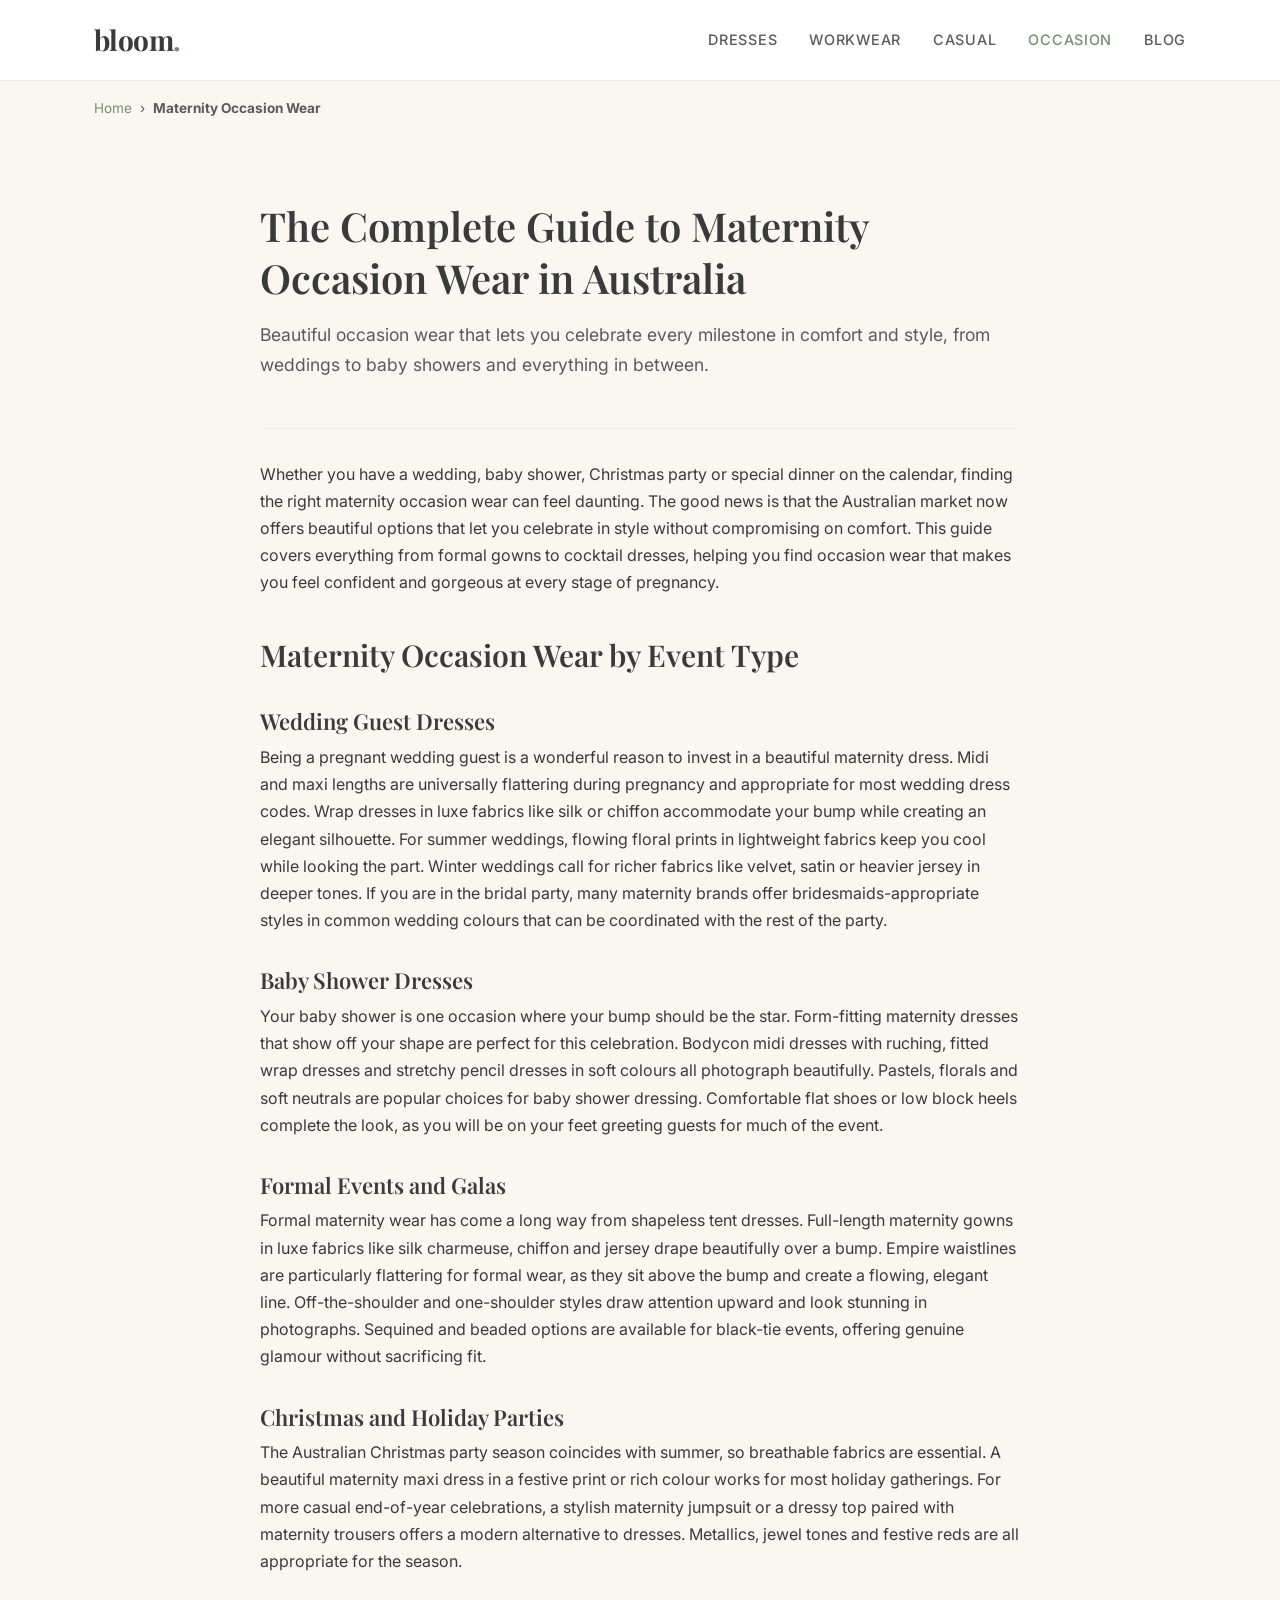
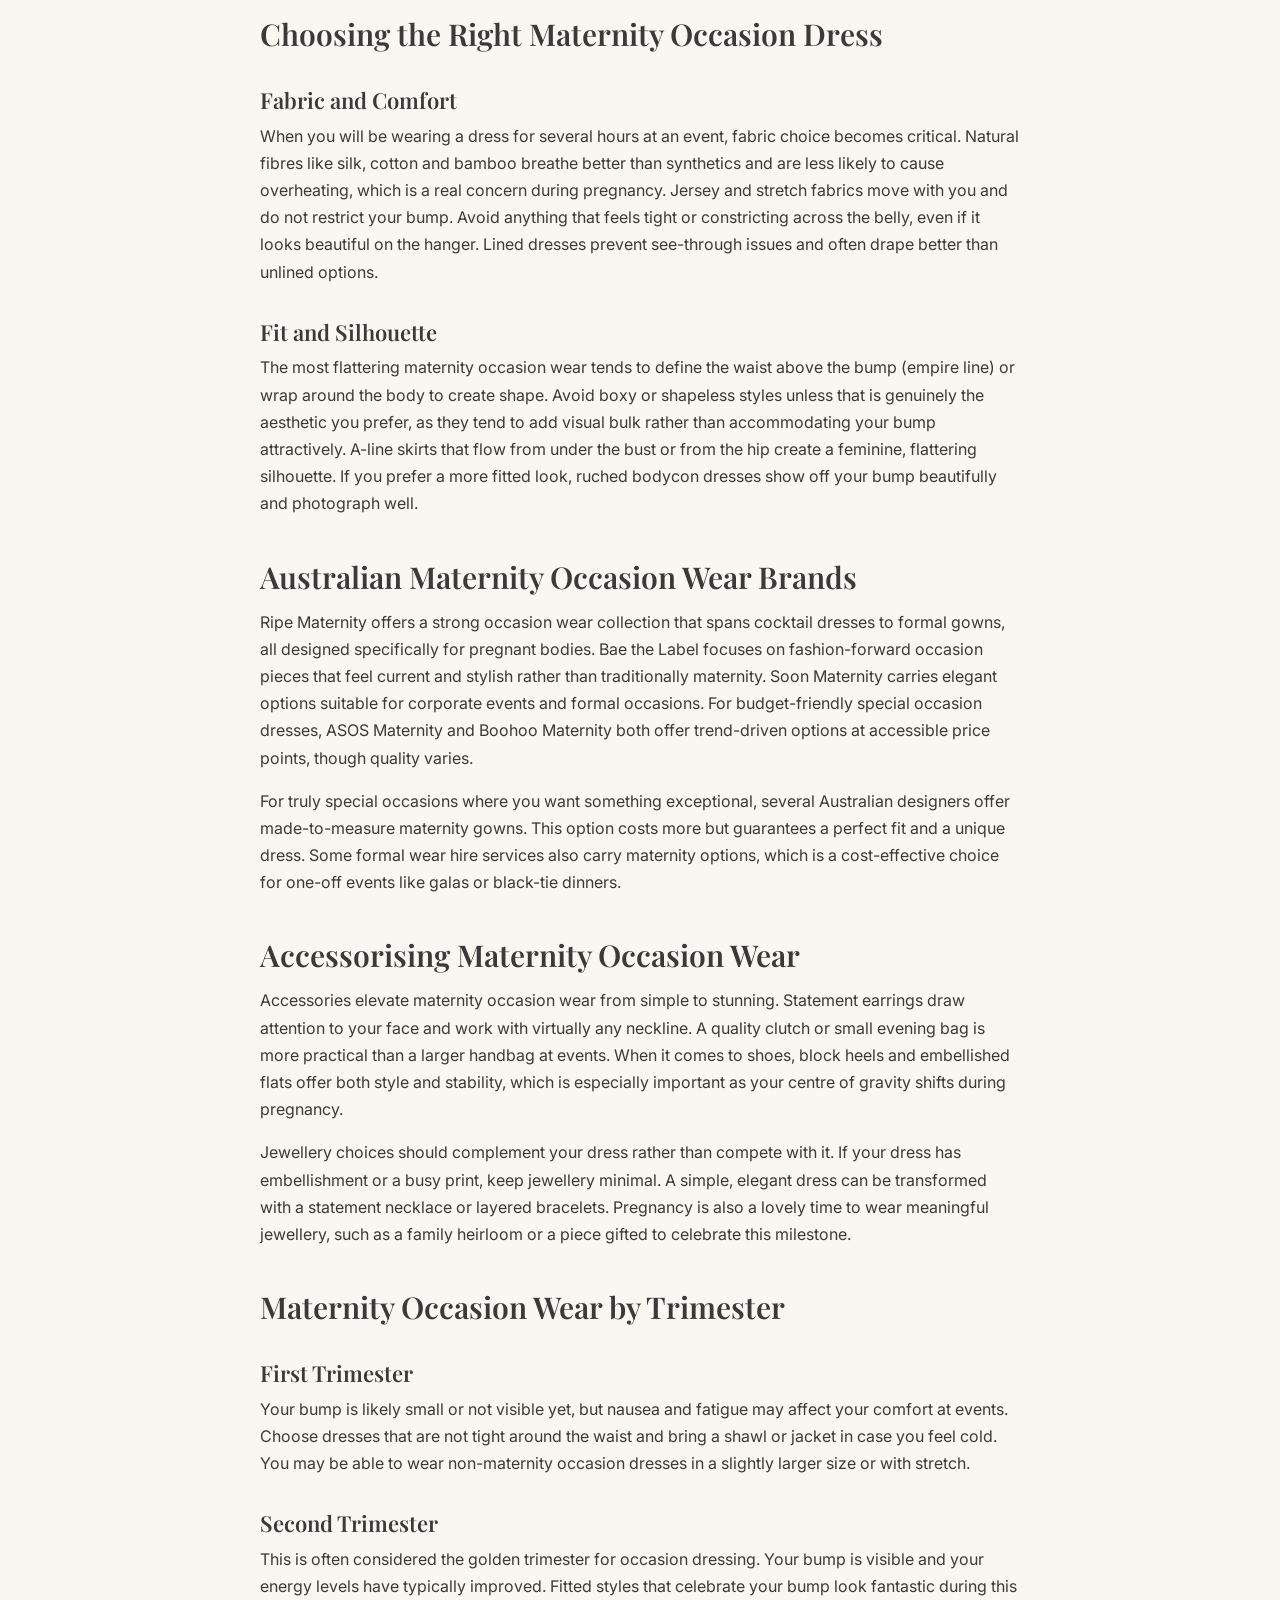
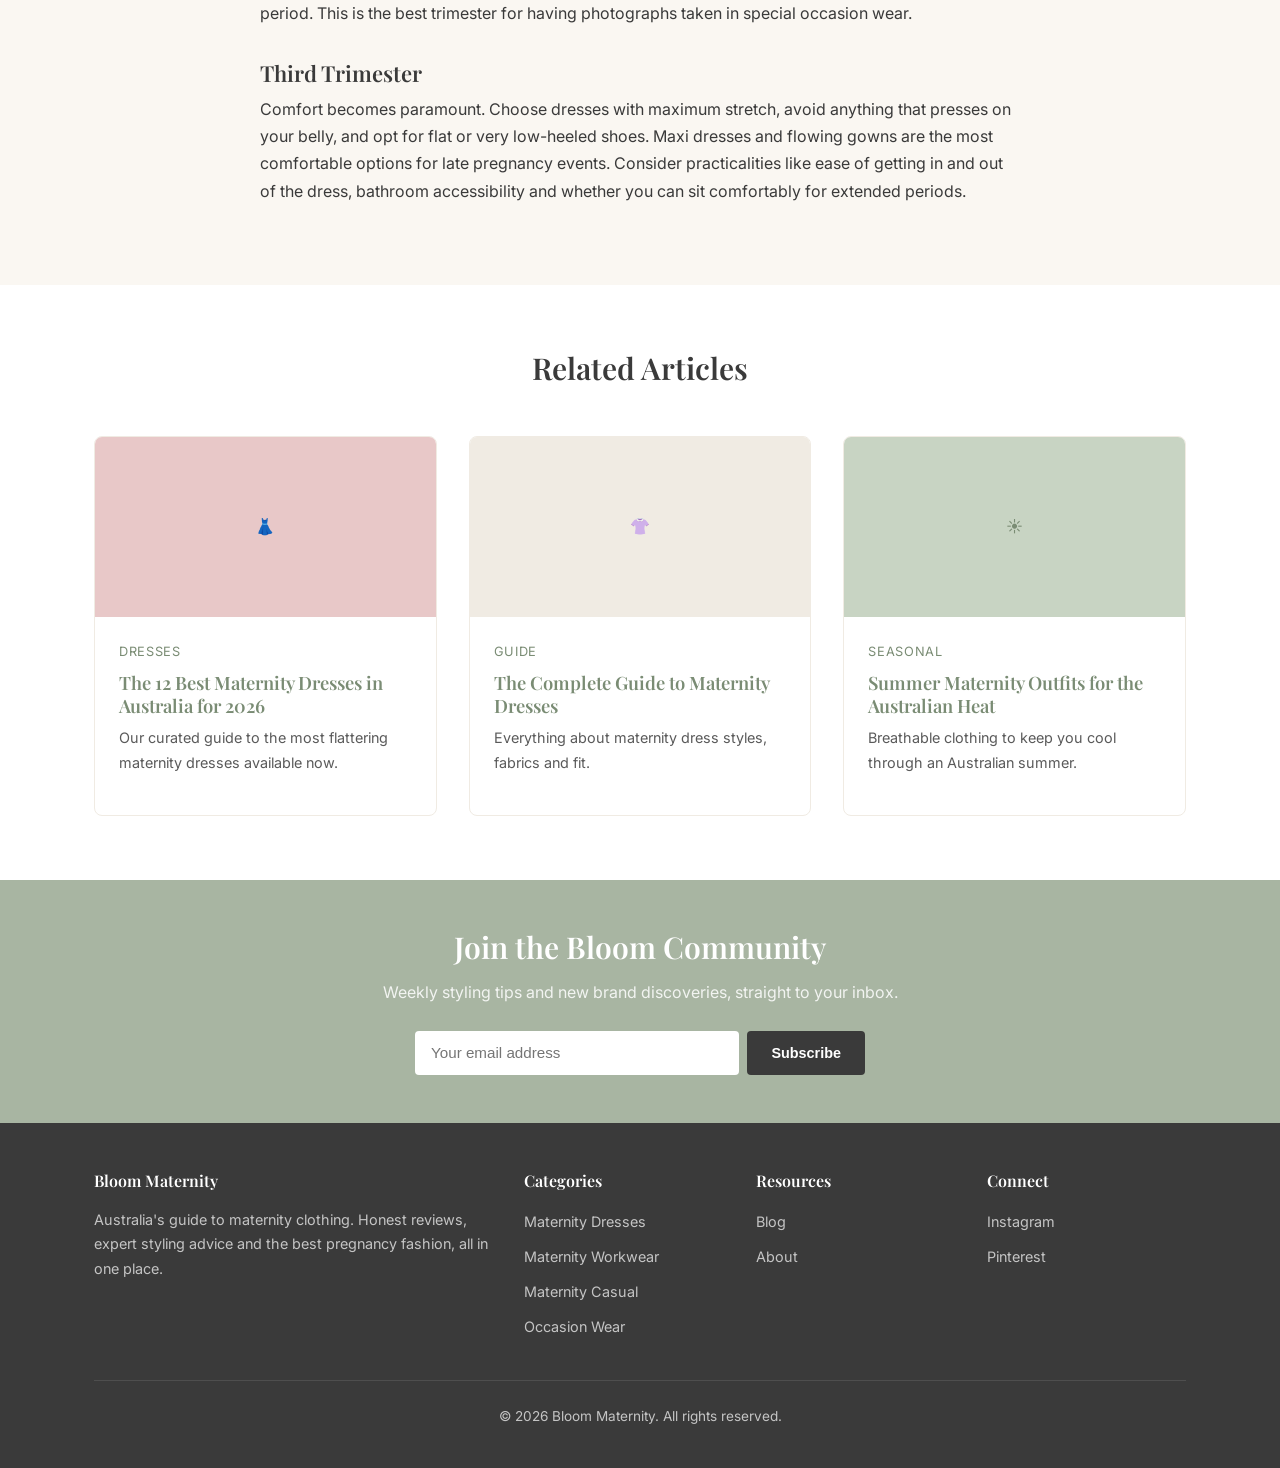
<file: maternity-occasion-wear/index.html>
<!DOCTYPE html>
<html lang="en-AU">
<head>
  <meta charset="UTF-8">
  <!-- Google Analytics -->
  <script async src="https://www.googletagmanager.com/gtag/js?id=G-EBRVJKTJ6S"></script>
  <script>window.dataLayer=window.dataLayer||[];function gtag(){dataLayer.push(arguments);}gtag('js',new Date());gtag('config','G-EBRVJKTJ6S');</script>
  <meta name="viewport" content="width=device-width, initial-scale=1.0">
  <title>Maternity Occasion Wear Australia | Pregnancy Event Dresses - Bloom Maternity</title>
  <meta name="description" content="Beautiful maternity occasion wear for Australian women. Wedding guest dresses, formal gowns, baby shower outfits and party dresses for every trimester.">
  <link rel="canonical" href="https://bloommaternity.com.au/maternity-occasion-wear/">
  <meta property="og:title" content="Maternity Occasion Wear Australia | Pregnancy Event Dresses - Bloom Maternity">
  <meta property="og:description" content="Beautiful maternity occasion wear for Australian women. Wedding guest dresses, formal gowns, baby shower outfits and party dresses for every trimester.">
  <meta property="og:url" content="https://bloommaternity.com.au/maternity-occasion-wear/">
  <meta property="og:site_name" content="Bloom Maternity">
  <meta property="og:type" content="website">
  <meta property="og:locale" content="en_AU">
  <link rel="preconnect" href="https://fonts.googleapis.com">
  <link rel="preconnect" href="https://fonts.gstatic.com" crossorigin>
  <link href="https://fonts.googleapis.com/css2?family=Inter:wght@400;500;600&family=Playfair+Display:wght@600;700&display=swap" rel="stylesheet">
  <link rel="stylesheet" href="/css/style.css">
  <script type="application/ld+json">
  {
  "@context": "https://schema.org",
  "@type": "CollectionPage",
  "name": "Maternity Occasion Wear Australia",
  "description": "Guide to maternity occasion wear and event dresses in Australia.",
  "url": "https://bloommaternity.com.au/maternity-occasion-wear/",
  "isPartOf": {
    "@type": "WebSite",
    "name": "Bloom Maternity",
    "url": "https://bloommaternity.com.au"
  },
  "breadcrumb": {
    "@type": "BreadcrumbList",
    "itemListElement": [
      {
        "@type": "ListItem",
        "position": 1,
        "name": "Home",
        "item": "https://bloommaternity.com.au/"
      },
      {
        "@type": "ListItem",
        "position": 2,
        "name": "Maternity Occasion Wear",
        "item": "https://bloommaternity.com.au/maternity-occasion-wear/"
      }
    ]
  }
}
  </script>
</head>
<body>
  <header class="site-header">
    <div class="container">
      <a href="/" class="logo">bloom<span>.</span></a>
      <nav>
        <a href="/maternity-dresses/">Dresses</a>
        <a href="/maternity-workwear/">Workwear</a>
        <a href="/maternity-casual/">Casual</a>
        <a href="/maternity-occasion-wear/" class="active">Occasion</a>
        <a href="/blog/">Blog</a>
      </nav>
    </div>
  </header>
  <div class="container">
    <div class="breadcrumbs">
      <a href="/">Home</a><span>›</span><strong>Maternity Occasion Wear</strong>
    </div>
  </div>
  <section class="section">
    <div class="container">
      <div class="article">
        <div class="article-header">
          <h1>The Complete Guide to Maternity Occasion Wear in Australia</h1>
          
          <p style="font-size:1.1rem;color:var(--charcoal-light);">Beautiful occasion wear that lets you celebrate every milestone in comfort and style, from weddings to baby showers and everything in between.</p>
        </div>
        <p>Whether you have a wedding, baby shower, Christmas party or special dinner on the calendar, finding the right maternity occasion wear can feel daunting. The good news is that the Australian market now offers beautiful options that let you celebrate in style without compromising on comfort. This guide covers everything from formal gowns to cocktail dresses, helping you find occasion wear that makes you feel confident and gorgeous at every stage of pregnancy.</p>

<h2>Maternity Occasion Wear by Event Type</h2>

<h3>Wedding Guest Dresses</h3>
<p>Being a pregnant wedding guest is a wonderful reason to invest in a beautiful maternity dress. Midi and maxi lengths are universally flattering during pregnancy and appropriate for most wedding dress codes. Wrap dresses in luxe fabrics like silk or chiffon accommodate your bump while creating an elegant silhouette. For summer weddings, flowing floral prints in lightweight fabrics keep you cool while looking the part. Winter weddings call for richer fabrics like velvet, satin or heavier jersey in deeper tones. If you are in the bridal party, many maternity brands offer bridesmaids-appropriate styles in common wedding colours that can be coordinated with the rest of the party.</p>

<h3>Baby Shower Dresses</h3>
<p>Your baby shower is one occasion where your bump should be the star. Form-fitting maternity dresses that show off your shape are perfect for this celebration. Bodycon midi dresses with ruching, fitted wrap dresses and stretchy pencil dresses in soft colours all photograph beautifully. Pastels, florals and soft neutrals are popular choices for baby shower dressing. Comfortable flat shoes or low block heels complete the look, as you will be on your feet greeting guests for much of the event.</p>

<h3>Formal Events and Galas</h3>
<p>Formal maternity wear has come a long way from shapeless tent dresses. Full-length maternity gowns in luxe fabrics like silk charmeuse, chiffon and jersey drape beautifully over a bump. Empire waistlines are particularly flattering for formal wear, as they sit above the bump and create a flowing, elegant line. Off-the-shoulder and one-shoulder styles draw attention upward and look stunning in photographs. Sequined and beaded options are available for black-tie events, offering genuine glamour without sacrificing fit.</p>

<h3>Christmas and Holiday Parties</h3>
<p>The Australian Christmas party season coincides with summer, so breathable fabrics are essential. A beautiful maternity maxi dress in a festive print or rich colour works for most holiday gatherings. For more casual end-of-year celebrations, a stylish maternity jumpsuit or a dressy top paired with maternity trousers offers a modern alternative to dresses. Metallics, jewel tones and festive reds are all appropriate for the season.</p>

<h2>Choosing the Right Maternity Occasion Dress</h2>

<h3>Fabric and Comfort</h3>
<p>When you will be wearing a dress for several hours at an event, fabric choice becomes critical. Natural fibres like silk, cotton and bamboo breathe better than synthetics and are less likely to cause overheating, which is a real concern during pregnancy. Jersey and stretch fabrics move with you and do not restrict your bump. Avoid anything that feels tight or constricting across the belly, even if it looks beautiful on the hanger. Lined dresses prevent see-through issues and often drape better than unlined options.</p>

<h3>Fit and Silhouette</h3>
<p>The most flattering maternity occasion wear tends to define the waist above the bump (empire line) or wrap around the body to create shape. Avoid boxy or shapeless styles unless that is genuinely the aesthetic you prefer, as they tend to add visual bulk rather than accommodating your bump attractively. A-line skirts that flow from under the bust or from the hip create a feminine, flattering silhouette. If you prefer a more fitted look, ruched bodycon dresses show off your bump beautifully and photograph well.</p>

<h2>Australian Maternity Occasion Wear Brands</h2>

<p>Ripe Maternity offers a strong occasion wear collection that spans cocktail dresses to formal gowns, all designed specifically for pregnant bodies. Bae the Label focuses on fashion-forward occasion pieces that feel current and stylish rather than traditionally maternity. Soon Maternity carries elegant options suitable for corporate events and formal occasions. For budget-friendly special occasion dresses, ASOS Maternity and Boohoo Maternity both offer trend-driven options at accessible price points, though quality varies.</p>

<p>For truly special occasions where you want something exceptional, several Australian designers offer made-to-measure maternity gowns. This option costs more but guarantees a perfect fit and a unique dress. Some formal wear hire services also carry maternity options, which is a cost-effective choice for one-off events like galas or black-tie dinners.</p>

<h2>Accessorising Maternity Occasion Wear</h2>

<p>Accessories elevate maternity occasion wear from simple to stunning. Statement earrings draw attention to your face and work with virtually any neckline. A quality clutch or small evening bag is more practical than a larger handbag at events. When it comes to shoes, block heels and embellished flats offer both style and stability, which is especially important as your centre of gravity shifts during pregnancy.</p>

<p>Jewellery choices should complement your dress rather than compete with it. If your dress has embellishment or a busy print, keep jewellery minimal. A simple, elegant dress can be transformed with a statement necklace or layered bracelets. Pregnancy is also a lovely time to wear meaningful jewellery, such as a family heirloom or a piece gifted to celebrate this milestone.</p>

<h2>Maternity Occasion Wear by Trimester</h2>

<h3>First Trimester</h3>
<p>Your bump is likely small or not visible yet, but nausea and fatigue may affect your comfort at events. Choose dresses that are not tight around the waist and bring a shawl or jacket in case you feel cold. You may be able to wear non-maternity occasion dresses in a slightly larger size or with stretch.</p>

<h3>Second Trimester</h3>
<p>This is often considered the golden trimester for occasion dressing. Your bump is visible and your energy levels have typically improved. Fitted styles that celebrate your bump look fantastic during this period. This is the best trimester for having photographs taken in special occasion wear.</p>

<h3>Third Trimester</h3>
<p>Comfort becomes paramount. Choose dresses with maximum stretch, avoid anything that presses on your belly, and opt for flat or very low-heeled shoes. Maxi dresses and flowing gowns are the most comfortable options for late pregnancy events. Consider practicalities like ease of getting in and out of the dress, bathroom accessibility and whether you can sit comfortably for extended periods.</p>
      </div>
    </div>
  </section>
  <section class="section section-alt"><div class="container"><div class="section-header"><h2>Related Articles</h2></div><div class="grid-3">
    <a href="/blog/best-maternity-dresses-australia/" class="blog-card"><div class="blog-card-img">&#x1F457;</div><div class="blog-card-body"><div class="blog-card-meta">Dresses</div><h3>The 12 Best Maternity Dresses in Australia for 2026</h3><p>Our curated guide to the most flattering maternity dresses available now.</p></div></a>
    <a href="/maternity-dresses/" class="blog-card"><div class="blog-card-img" style="background:var(--cream-dark);">&#x1F45A;</div><div class="blog-card-body"><div class="blog-card-meta">Guide</div><h3>The Complete Guide to Maternity Dresses</h3><p>Everything about maternity dress styles, fabrics and fit.</p></div></a>
    <a href="/blog/summer-maternity-outfits-australia/" class="blog-card"><div class="blog-card-img" style="background:var(--sage-light);">&#x2600;</div><div class="blog-card-body"><div class="blog-card-meta">Seasonal</div><h3>Summer Maternity Outfits for the Australian Heat</h3><p>Breathable clothing to keep you cool through an Australian summer.</p></div></a>
  </div></div></section>
  <section class="newsletter">
    <div class="container">
      <h2>Join the Bloom Community</h2>
      <p>Weekly styling tips and new brand discoveries, straight to your inbox.</p>
      <form class="newsletter-form" action="#" method="post">
        <input type="email" placeholder="Your email address" aria-label="Email address" required>
        <button type="submit">Subscribe</button>
      </form>
    </div>
  </section>
  <footer class="site-footer">
    <div class="container">
      <div class="footer-grid">
        <div><h4>Bloom Maternity</h4><p style="font-size:0.9rem;">Australia's guide to maternity clothing. Honest reviews, expert styling advice and the best pregnancy fashion, all in one place.</p></div>
        <div><h4>Categories</h4><ul class="footer-links"><li><a href="/maternity-dresses/">Maternity Dresses</a></li><li><a href="/maternity-workwear/">Maternity Workwear</a></li><li><a href="/maternity-casual/">Maternity Casual</a></li><li><a href="/maternity-occasion-wear/">Occasion Wear</a></li></ul></div>
        <div><h4>Resources</h4><ul class="footer-links"><li><a href="/blog/">Blog</a></li><li><a href="/about/">About</a></li></ul></div>
        <div><h4>Connect</h4><ul class="footer-links"><li><a href="#">Instagram</a></li><li><a href="#">Pinterest</a></li></ul></div>
      </div>
      <div class="footer-bottom"><p>&copy; 2026 Bloom Maternity. All rights reserved.</p></div>
    </div>
  </footer>
</body>
</html>
</file>
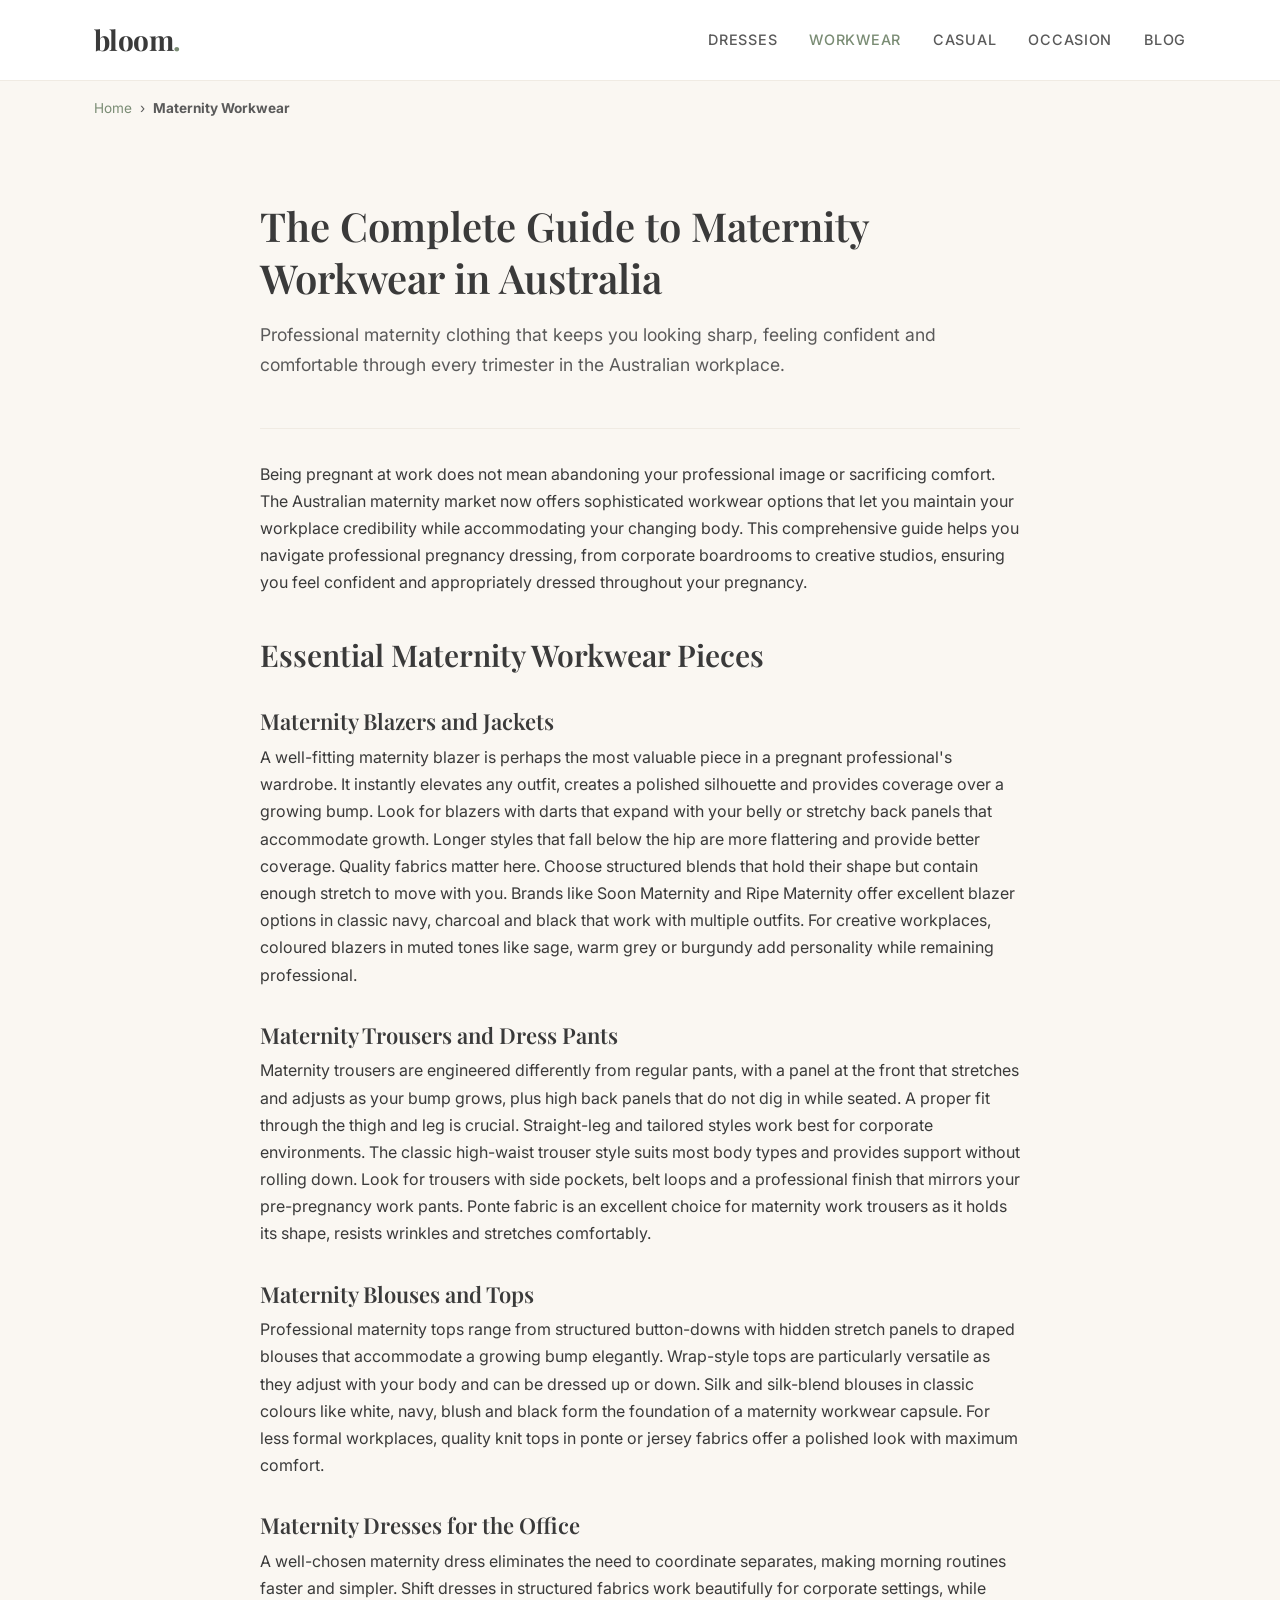
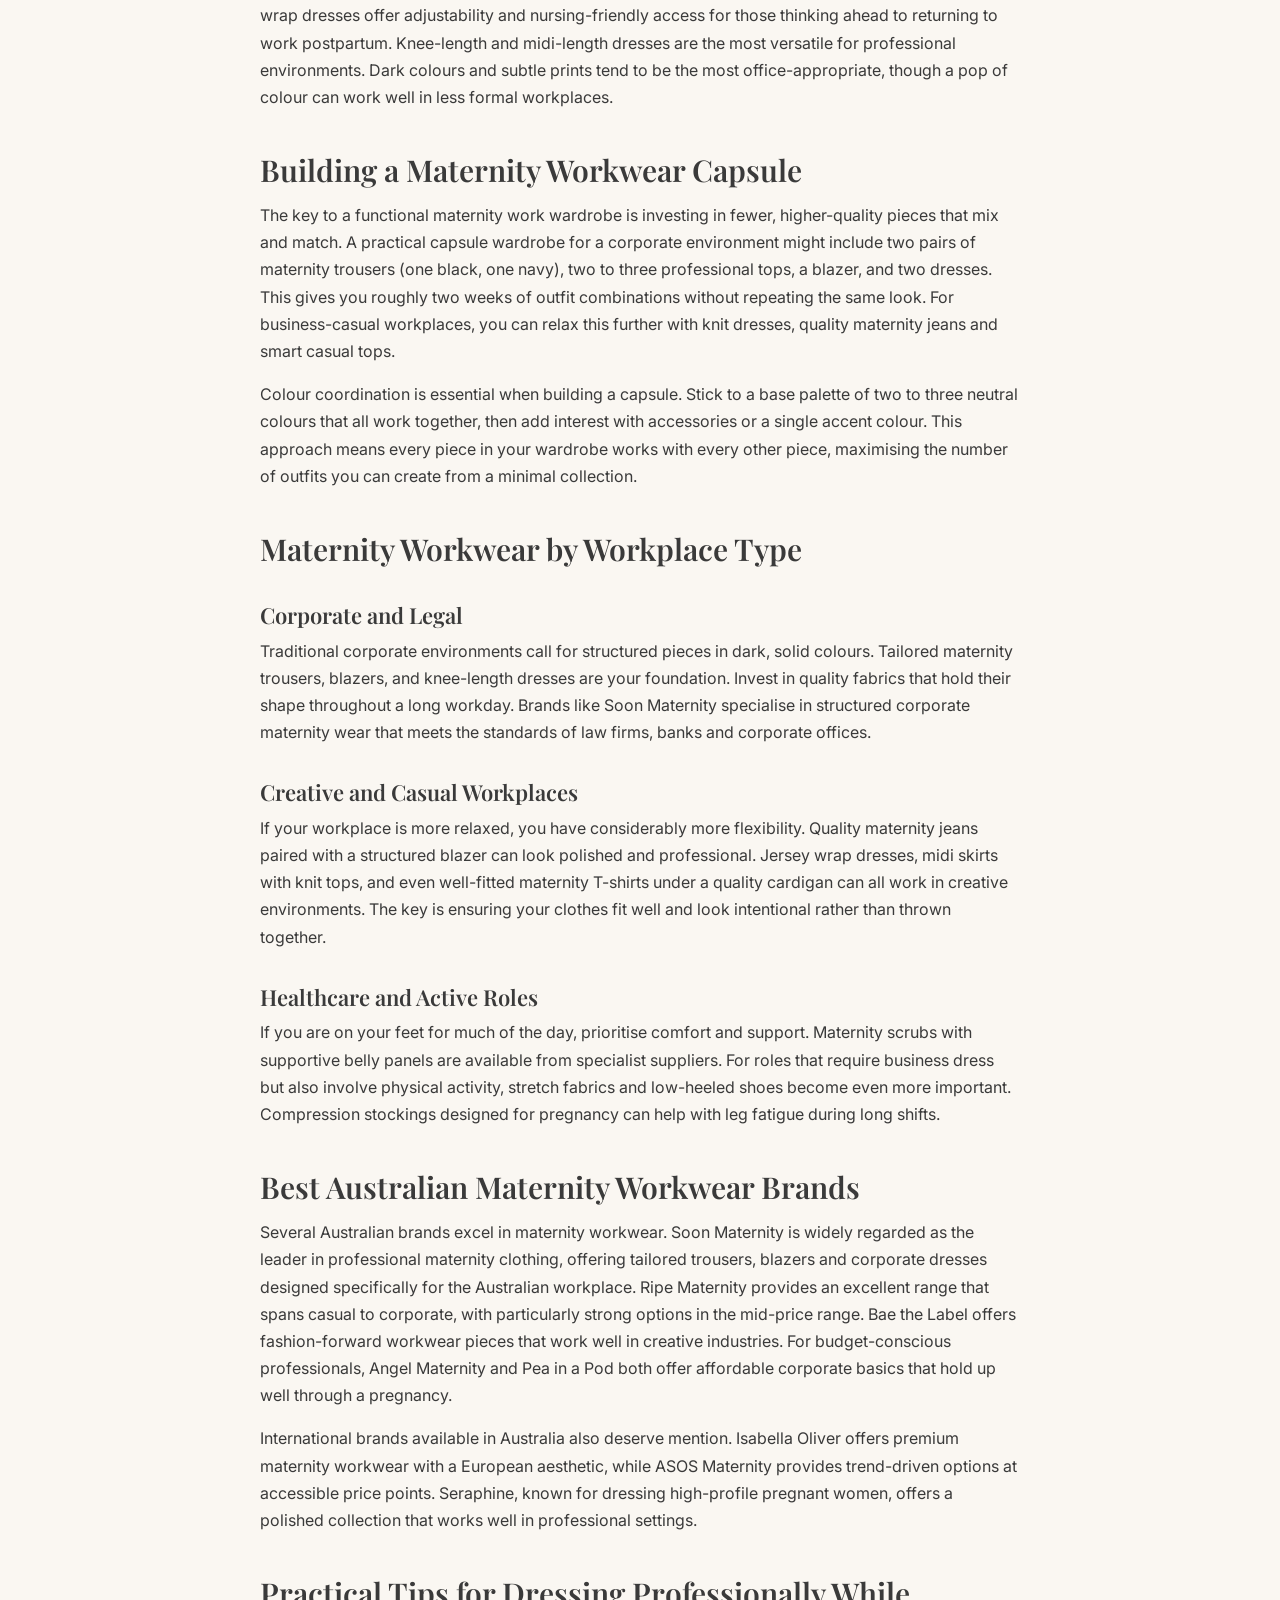
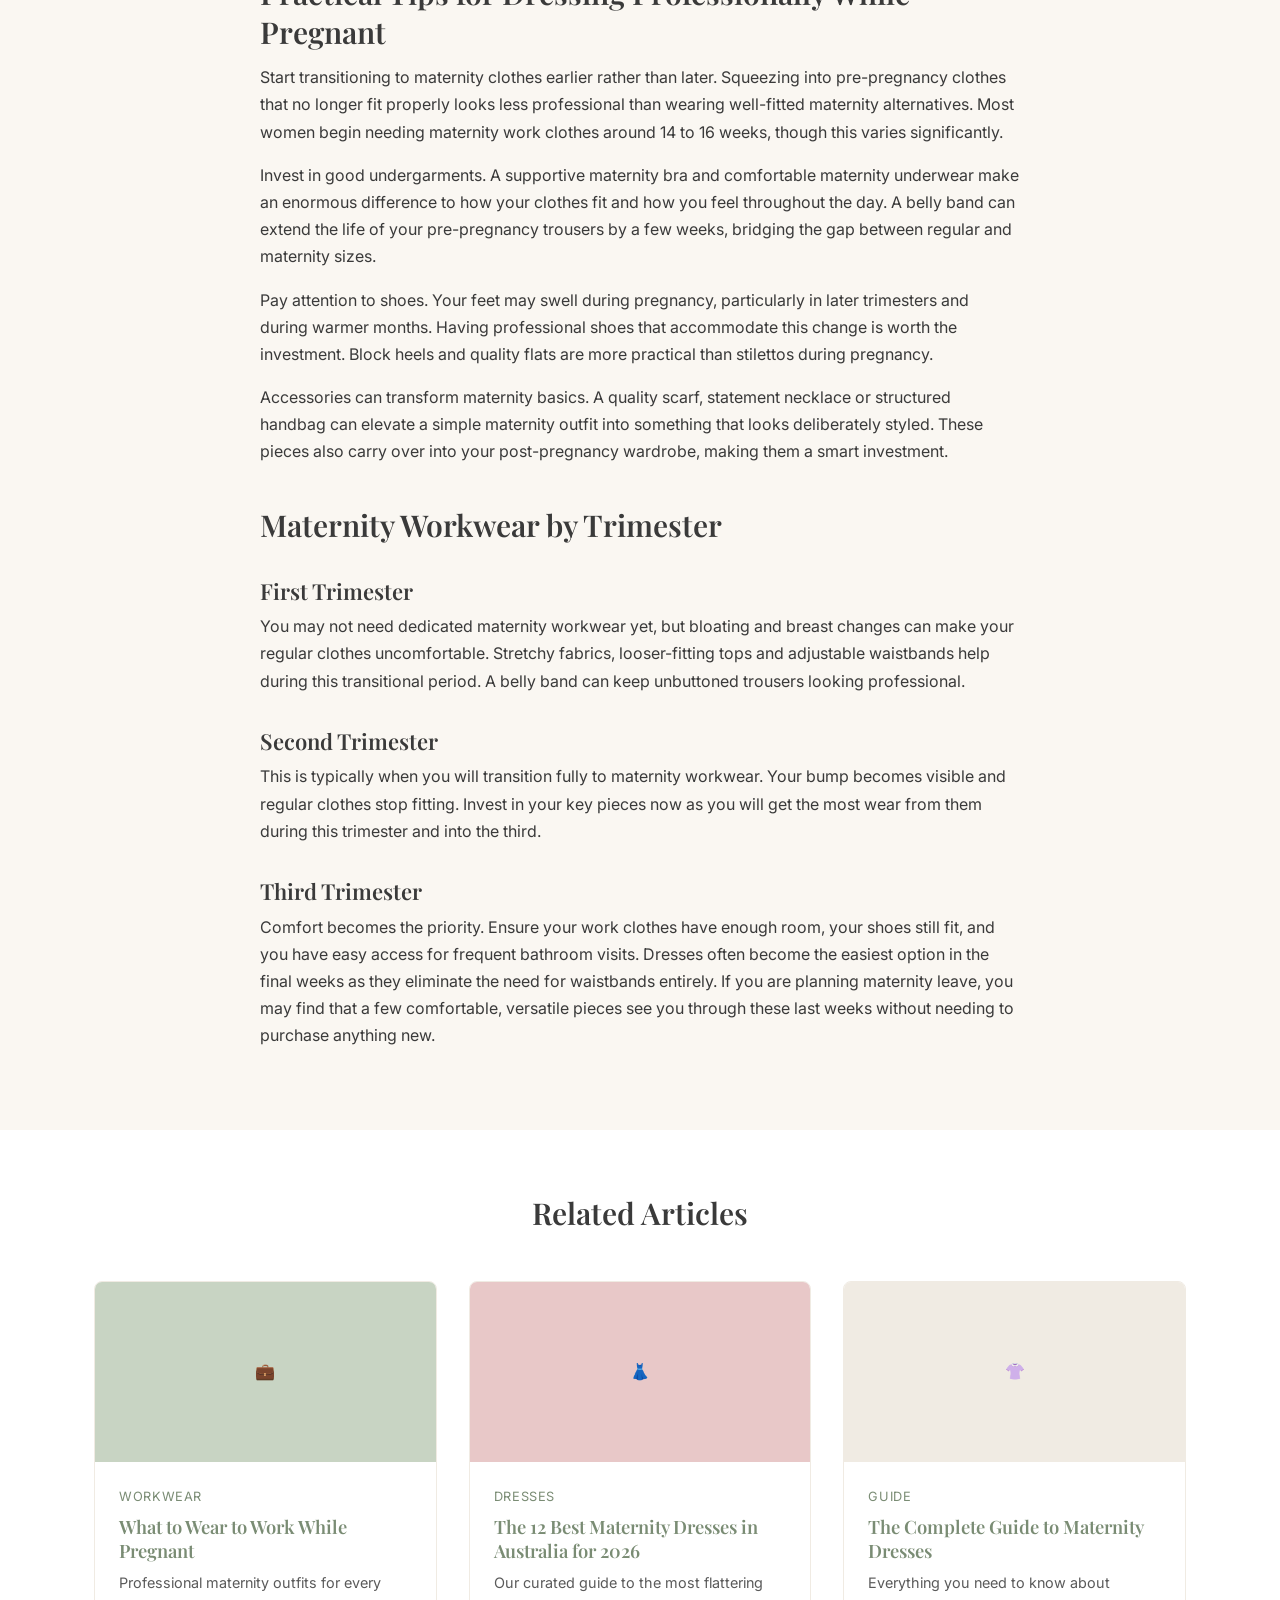
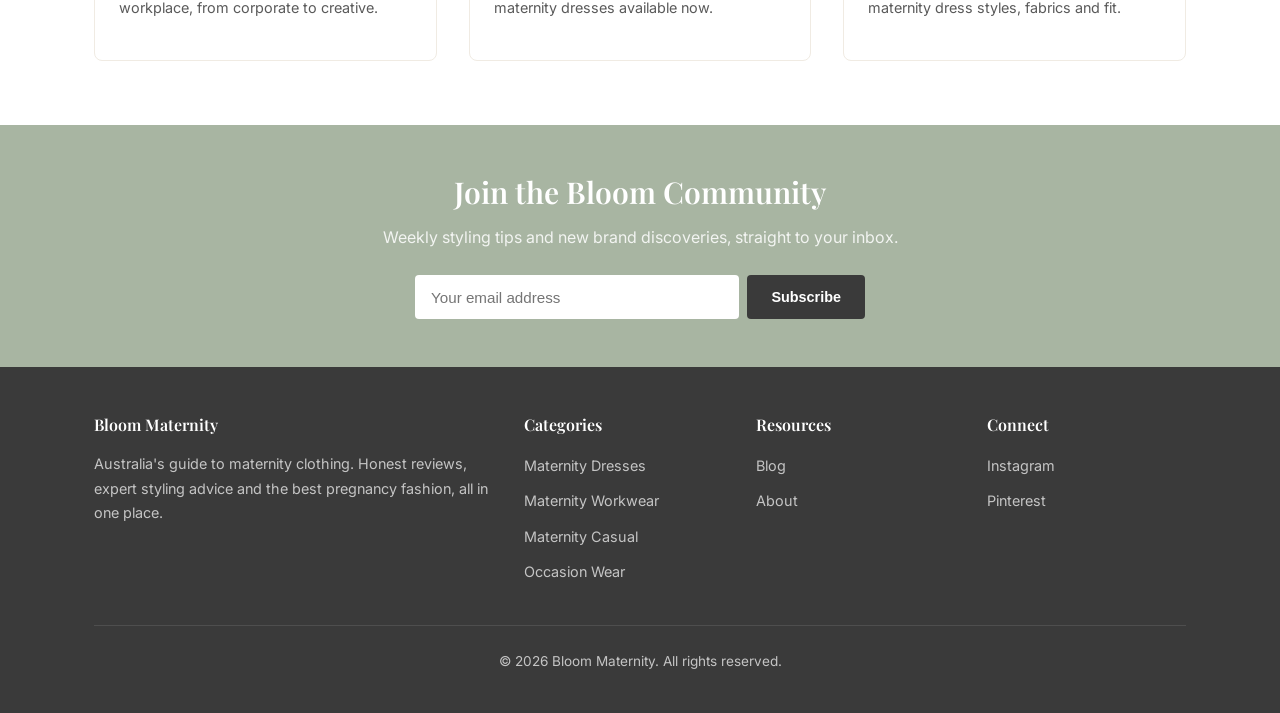
<file: maternity-workwear/index.html>
<!DOCTYPE html>
<html lang="en-AU">
<head>
  <meta charset="UTF-8">
  <!-- Google Analytics -->
  <script async src="https://www.googletagmanager.com/gtag/js?id=G-EBRVJKTJ6S"></script>
  <script>window.dataLayer=window.dataLayer||[];function gtag(){dataLayer.push(arguments);}gtag('js',new Date());gtag('config','G-EBRVJKTJ6S');</script>
  <meta name="viewport" content="width=device-width, initial-scale=1.0">
  <title>Maternity Workwear Australia | Professional Pregnancy Clothing - Bloom Maternity</title>
  <meta name="description" content="Professional maternity workwear for Australian pregnant women. Discover maternity blazers, trousers, blouses and corporate fashion for every trimester and workplace.">
  <link rel="canonical" href="https://bloommaternity.com.au/maternity-workwear/">
  <meta property="og:title" content="Maternity Workwear Australia | Professional Pregnancy Clothing">
  <meta property="og:description" content="Professional maternity workwear for every workplace. Discover maternity blazers, trousers, blouses and corporate fashion for pregnant professionals.">
  <meta property="og:url" content="https://bloommaternity.com.au/maternity-workwear/">
  <meta property="og:site_name" content="Bloom Maternity">
  <meta property="og:type" content="website">
  <meta property="og:locale" content="en_AU">
  <link rel="preconnect" href="https://fonts.googleapis.com">
  <link rel="preconnect" href="https://fonts.gstatic.com" crossorigin>
  <link href="https://fonts.googleapis.com/css2?family=Inter:wght@400;500;600&family=Playfair+Display:wght@600;700&display=swap" rel="stylesheet">
  <link rel="stylesheet" href="/css/style.css">
  <script type="application/ld+json">
  {
  "@context": "https://schema.org",
  "@type": "CollectionPage",
  "name": "Maternity Workwear Australia",
  "description": "Comprehensive guide to professional maternity workwear available in Australia.",
  "url": "https://bloommaternity.com.au/maternity-workwear/",
  "isPartOf": {
    "@type": "WebSite",
    "name": "Bloom Maternity",
    "url": "https://bloommaternity.com.au"
  },
  "breadcrumb": {
    "@type": "BreadcrumbList",
    "itemListElement": [
      {
        "@type": "ListItem",
        "position": 1,
        "name": "Home",
        "item": "https://bloommaternity.com.au/"
      },
      {
        "@type": "ListItem",
        "position": 2,
        "name": "Maternity Workwear",
        "item": "https://bloommaternity.com.au/maternity-workwear/"
      }
    ]
  }
}
  </script>
</head>
<body>
  <header class="site-header">
    <div class="container">
      <a href="/" class="logo">bloom<span>.</span></a>
      <nav>
        <a href="/maternity-dresses/">Dresses</a>
        <a href="/maternity-workwear/" class="active">Workwear</a>
        <a href="/maternity-casual/">Casual</a>
        <a href="/maternity-occasion-wear/">Occasion</a>
        <a href="/blog/">Blog</a>
      </nav>
    </div>
  </header>
  <div class="container">
    <div class="breadcrumbs">
      <a href="/">Home</a><span>›</span><strong>Maternity Workwear</strong>
    </div>
  </div>
  <section class="section">
    <div class="container">
      <div class="article">
        <div class="article-header">
          <h1>The Complete Guide to Maternity Workwear in Australia</h1>
          
          <p style="font-size:1.1rem;color:var(--charcoal-light);">Professional maternity clothing that keeps you looking sharp, feeling confident and comfortable through every trimester in the Australian workplace.</p>
        </div>
        <p>Being pregnant at work does not mean abandoning your professional image or sacrificing comfort. The Australian maternity market now offers sophisticated workwear options that let you maintain your workplace credibility while accommodating your changing body. This comprehensive guide helps you navigate professional pregnancy dressing, from corporate boardrooms to creative studios, ensuring you feel confident and appropriately dressed throughout your pregnancy.</p>

<h2>Essential Maternity Workwear Pieces</h2>

<h3>Maternity Blazers and Jackets</h3>
<p>A well-fitting maternity blazer is perhaps the most valuable piece in a pregnant professional's wardrobe. It instantly elevates any outfit, creates a polished silhouette and provides coverage over a growing bump. Look for blazers with darts that expand with your belly or stretchy back panels that accommodate growth. Longer styles that fall below the hip are more flattering and provide better coverage. Quality fabrics matter here. Choose structured blends that hold their shape but contain enough stretch to move with you. Brands like Soon Maternity and Ripe Maternity offer excellent blazer options in classic navy, charcoal and black that work with multiple outfits. For creative workplaces, coloured blazers in muted tones like sage, warm grey or burgundy add personality while remaining professional.</p>

<h3>Maternity Trousers and Dress Pants</h3>
<p>Maternity trousers are engineered differently from regular pants, with a panel at the front that stretches and adjusts as your bump grows, plus high back panels that do not dig in while seated. A proper fit through the thigh and leg is crucial. Straight-leg and tailored styles work best for corporate environments. The classic high-waist trouser style suits most body types and provides support without rolling down. Look for trousers with side pockets, belt loops and a professional finish that mirrors your pre-pregnancy work pants. Ponte fabric is an excellent choice for maternity work trousers as it holds its shape, resists wrinkles and stretches comfortably.</p>

<h3>Maternity Blouses and Tops</h3>
<p>Professional maternity tops range from structured button-downs with hidden stretch panels to draped blouses that accommodate a growing bump elegantly. Wrap-style tops are particularly versatile as they adjust with your body and can be dressed up or down. Silk and silk-blend blouses in classic colours like white, navy, blush and black form the foundation of a maternity workwear capsule. For less formal workplaces, quality knit tops in ponte or jersey fabrics offer a polished look with maximum comfort.</p>

<h3>Maternity Dresses for the Office</h3>
<p>A well-chosen maternity dress eliminates the need to coordinate separates, making morning routines faster and simpler. Shift dresses in structured fabrics work beautifully for corporate settings, while wrap dresses offer adjustability and nursing-friendly access for those thinking ahead to returning to work postpartum. Knee-length and midi-length dresses are the most versatile for professional environments. Dark colours and subtle prints tend to be the most office-appropriate, though a pop of colour can work well in less formal workplaces.</p>

<h2>Building a Maternity Workwear Capsule</h2>

<p>The key to a functional maternity work wardrobe is investing in fewer, higher-quality pieces that mix and match. A practical capsule wardrobe for a corporate environment might include two pairs of maternity trousers (one black, one navy), two to three professional tops, a blazer, and two dresses. This gives you roughly two weeks of outfit combinations without repeating the same look. For business-casual workplaces, you can relax this further with knit dresses, quality maternity jeans and smart casual tops.</p>

<p>Colour coordination is essential when building a capsule. Stick to a base palette of two to three neutral colours that all work together, then add interest with accessories or a single accent colour. This approach means every piece in your wardrobe works with every other piece, maximising the number of outfits you can create from a minimal collection.</p>

<h2>Maternity Workwear by Workplace Type</h2>

<h3>Corporate and Legal</h3>
<p>Traditional corporate environments call for structured pieces in dark, solid colours. Tailored maternity trousers, blazers, and knee-length dresses are your foundation. Invest in quality fabrics that hold their shape throughout a long workday. Brands like Soon Maternity specialise in structured corporate maternity wear that meets the standards of law firms, banks and corporate offices.</p>

<h3>Creative and Casual Workplaces</h3>
<p>If your workplace is more relaxed, you have considerably more flexibility. Quality maternity jeans paired with a structured blazer can look polished and professional. Jersey wrap dresses, midi skirts with knit tops, and even well-fitted maternity T-shirts under a quality cardigan can all work in creative environments. The key is ensuring your clothes fit well and look intentional rather than thrown together.</p>

<h3>Healthcare and Active Roles</h3>
<p>If you are on your feet for much of the day, prioritise comfort and support. Maternity scrubs with supportive belly panels are available from specialist suppliers. For roles that require business dress but also involve physical activity, stretch fabrics and low-heeled shoes become even more important. Compression stockings designed for pregnancy can help with leg fatigue during long shifts.</p>

<h2>Best Australian Maternity Workwear Brands</h2>

<p>Several Australian brands excel in maternity workwear. Soon Maternity is widely regarded as the leader in professional maternity clothing, offering tailored trousers, blazers and corporate dresses designed specifically for the Australian workplace. Ripe Maternity provides an excellent range that spans casual to corporate, with particularly strong options in the mid-price range. Bae the Label offers fashion-forward workwear pieces that work well in creative industries. For budget-conscious professionals, Angel Maternity and Pea in a Pod both offer affordable corporate basics that hold up well through a pregnancy.</p>

<p>International brands available in Australia also deserve mention. Isabella Oliver offers premium maternity workwear with a European aesthetic, while ASOS Maternity provides trend-driven options at accessible price points. Seraphine, known for dressing high-profile pregnant women, offers a polished collection that works well in professional settings.</p>

<h2>Practical Tips for Dressing Professionally While Pregnant</h2>

<p>Start transitioning to maternity clothes earlier rather than later. Squeezing into pre-pregnancy clothes that no longer fit properly looks less professional than wearing well-fitted maternity alternatives. Most women begin needing maternity work clothes around 14 to 16 weeks, though this varies significantly.</p>

<p>Invest in good undergarments. A supportive maternity bra and comfortable maternity underwear make an enormous difference to how your clothes fit and how you feel throughout the day. A belly band can extend the life of your pre-pregnancy trousers by a few weeks, bridging the gap between regular and maternity sizes.</p>

<p>Pay attention to shoes. Your feet may swell during pregnancy, particularly in later trimesters and during warmer months. Having professional shoes that accommodate this change is worth the investment. Block heels and quality flats are more practical than stilettos during pregnancy.</p>

<p>Accessories can transform maternity basics. A quality scarf, statement necklace or structured handbag can elevate a simple maternity outfit into something that looks deliberately styled. These pieces also carry over into your post-pregnancy wardrobe, making them a smart investment.</p>

<h2>Maternity Workwear by Trimester</h2>

<h3>First Trimester</h3>
<p>You may not need dedicated maternity workwear yet, but bloating and breast changes can make your regular clothes uncomfortable. Stretchy fabrics, looser-fitting tops and adjustable waistbands help during this transitional period. A belly band can keep unbuttoned trousers looking professional.</p>

<h3>Second Trimester</h3>
<p>This is typically when you will transition fully to maternity workwear. Your bump becomes visible and regular clothes stop fitting. Invest in your key pieces now as you will get the most wear from them during this trimester and into the third.</p>

<h3>Third Trimester</h3>
<p>Comfort becomes the priority. Ensure your work clothes have enough room, your shoes still fit, and you have easy access for frequent bathroom visits. Dresses often become the easiest option in the final weeks as they eliminate the need for waistbands entirely. If you are planning maternity leave, you may find that a few comfortable, versatile pieces see you through these last weeks without needing to purchase anything new.</p>
      </div>
    </div>
  </section>
  <section class="section section-alt"><div class="container"><div class="section-header"><h2>Related Articles</h2></div><div class="grid-3">
    <a href="/blog/maternity-workwear-guide/" class="blog-card"><div class="blog-card-img" style="background:var(--sage-light);">&#x1F4BC;</div><div class="blog-card-body"><div class="blog-card-meta">Workwear</div><h3>What to Wear to Work While Pregnant</h3><p>Professional maternity outfits for every workplace, from corporate to creative.</p></div></a>
    <a href="/blog/best-maternity-dresses-australia/" class="blog-card"><div class="blog-card-img">&#x1F457;</div><div class="blog-card-body"><div class="blog-card-meta">Dresses</div><h3>The 12 Best Maternity Dresses in Australia for 2026</h3><p>Our curated guide to the most flattering maternity dresses available now.</p></div></a>
    <a href="/maternity-dresses/" class="blog-card"><div class="blog-card-img" style="background:var(--cream-dark);">&#x1F45A;</div><div class="blog-card-body"><div class="blog-card-meta">Guide</div><h3>The Complete Guide to Maternity Dresses</h3><p>Everything you need to know about maternity dress styles, fabrics and fit.</p></div></a>
  </div></div></section>
  <section class="newsletter">
    <div class="container">
      <h2>Join the Bloom Community</h2>
      <p>Weekly styling tips and new brand discoveries, straight to your inbox.</p>
      <form class="newsletter-form" action="#" method="post">
        <input type="email" placeholder="Your email address" aria-label="Email address" required>
        <button type="submit">Subscribe</button>
      </form>
    </div>
  </section>
  <footer class="site-footer">
    <div class="container">
      <div class="footer-grid">
        <div><h4>Bloom Maternity</h4><p style="font-size:0.9rem;">Australia's guide to maternity clothing. Honest reviews, expert styling advice and the best pregnancy fashion, all in one place.</p></div>
        <div><h4>Categories</h4><ul class="footer-links"><li><a href="/maternity-dresses/">Maternity Dresses</a></li><li><a href="/maternity-workwear/">Maternity Workwear</a></li><li><a href="/maternity-casual/">Maternity Casual</a></li><li><a href="/maternity-occasion-wear/">Occasion Wear</a></li></ul></div>
        <div><h4>Resources</h4><ul class="footer-links"><li><a href="/blog/">Blog</a></li><li><a href="/about/">About</a></li></ul></div>
        <div><h4>Connect</h4><ul class="footer-links"><li><a href="#">Instagram</a></li><li><a href="#">Pinterest</a></li></ul></div>
      </div>
      <div class="footer-bottom"><p>&copy; 2026 Bloom Maternity. All rights reserved.</p></div>
    </div>
  </footer>
</body>
</html>
</file>
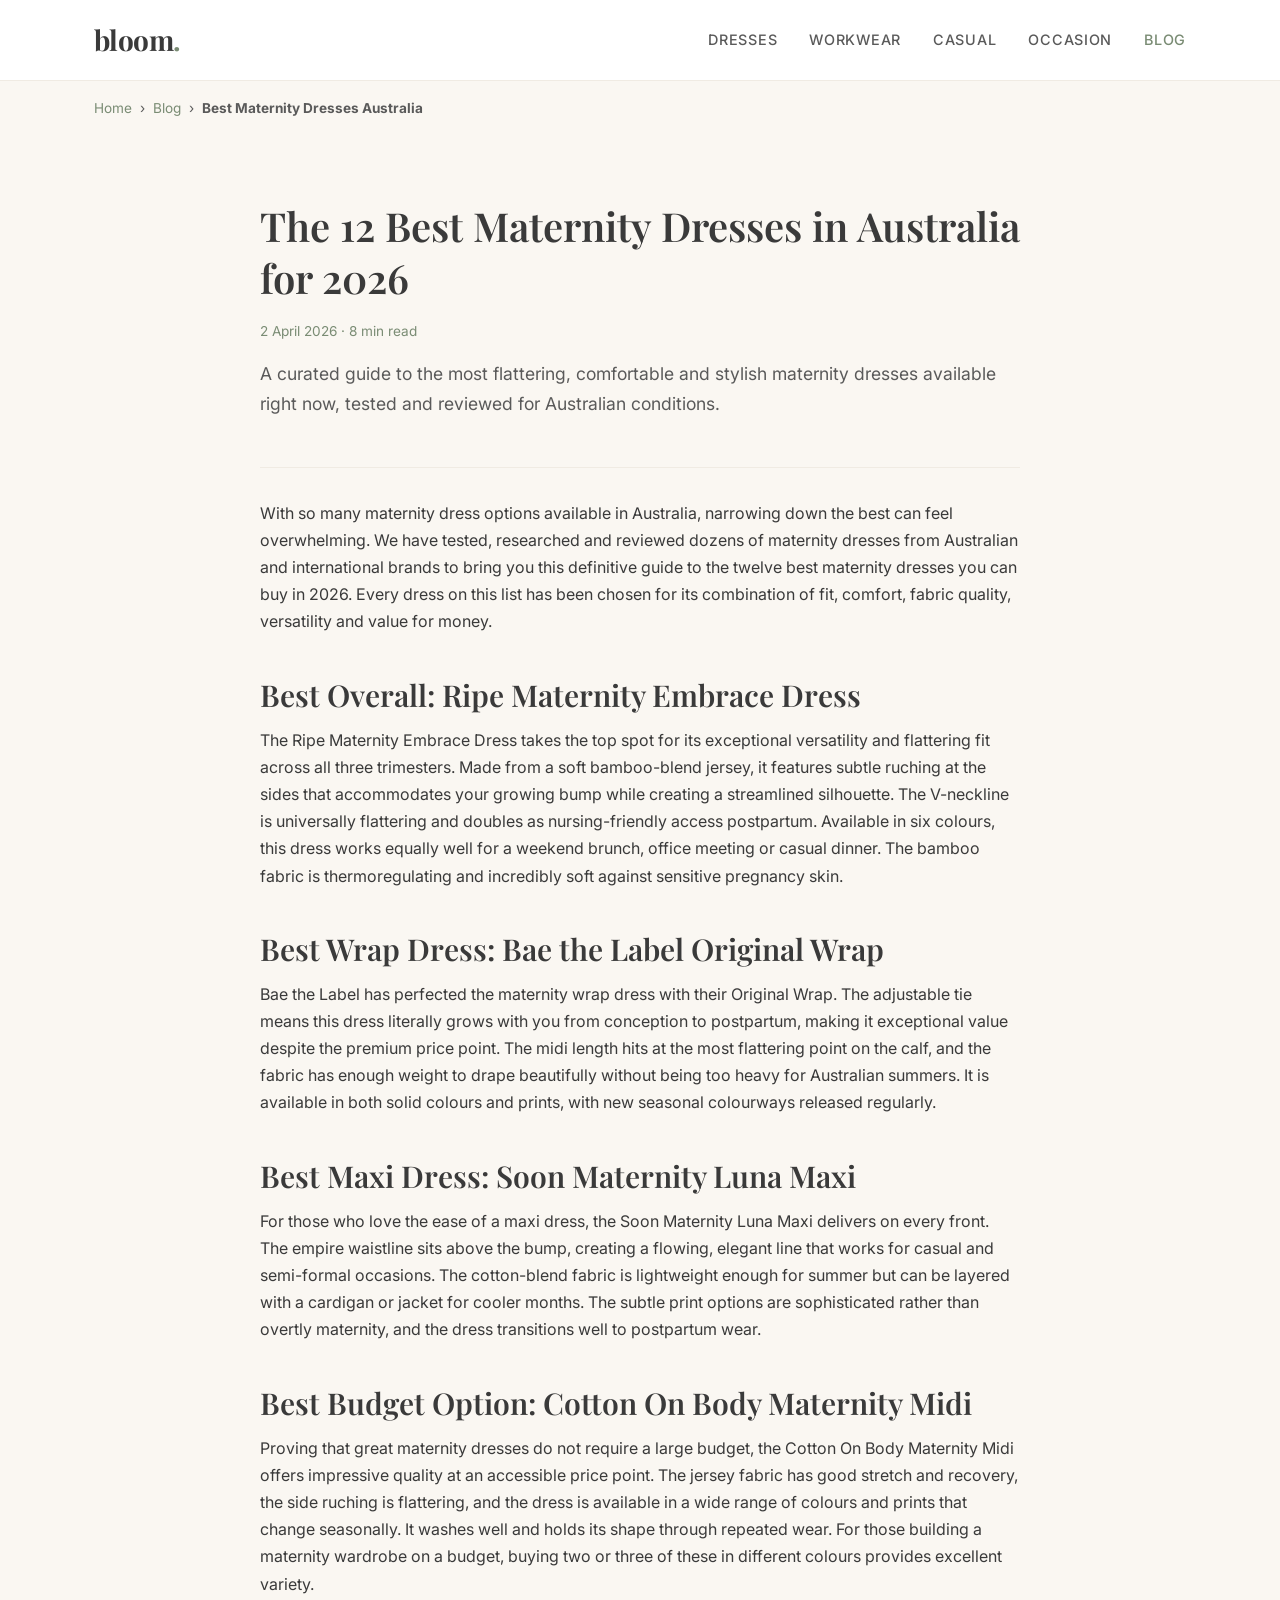
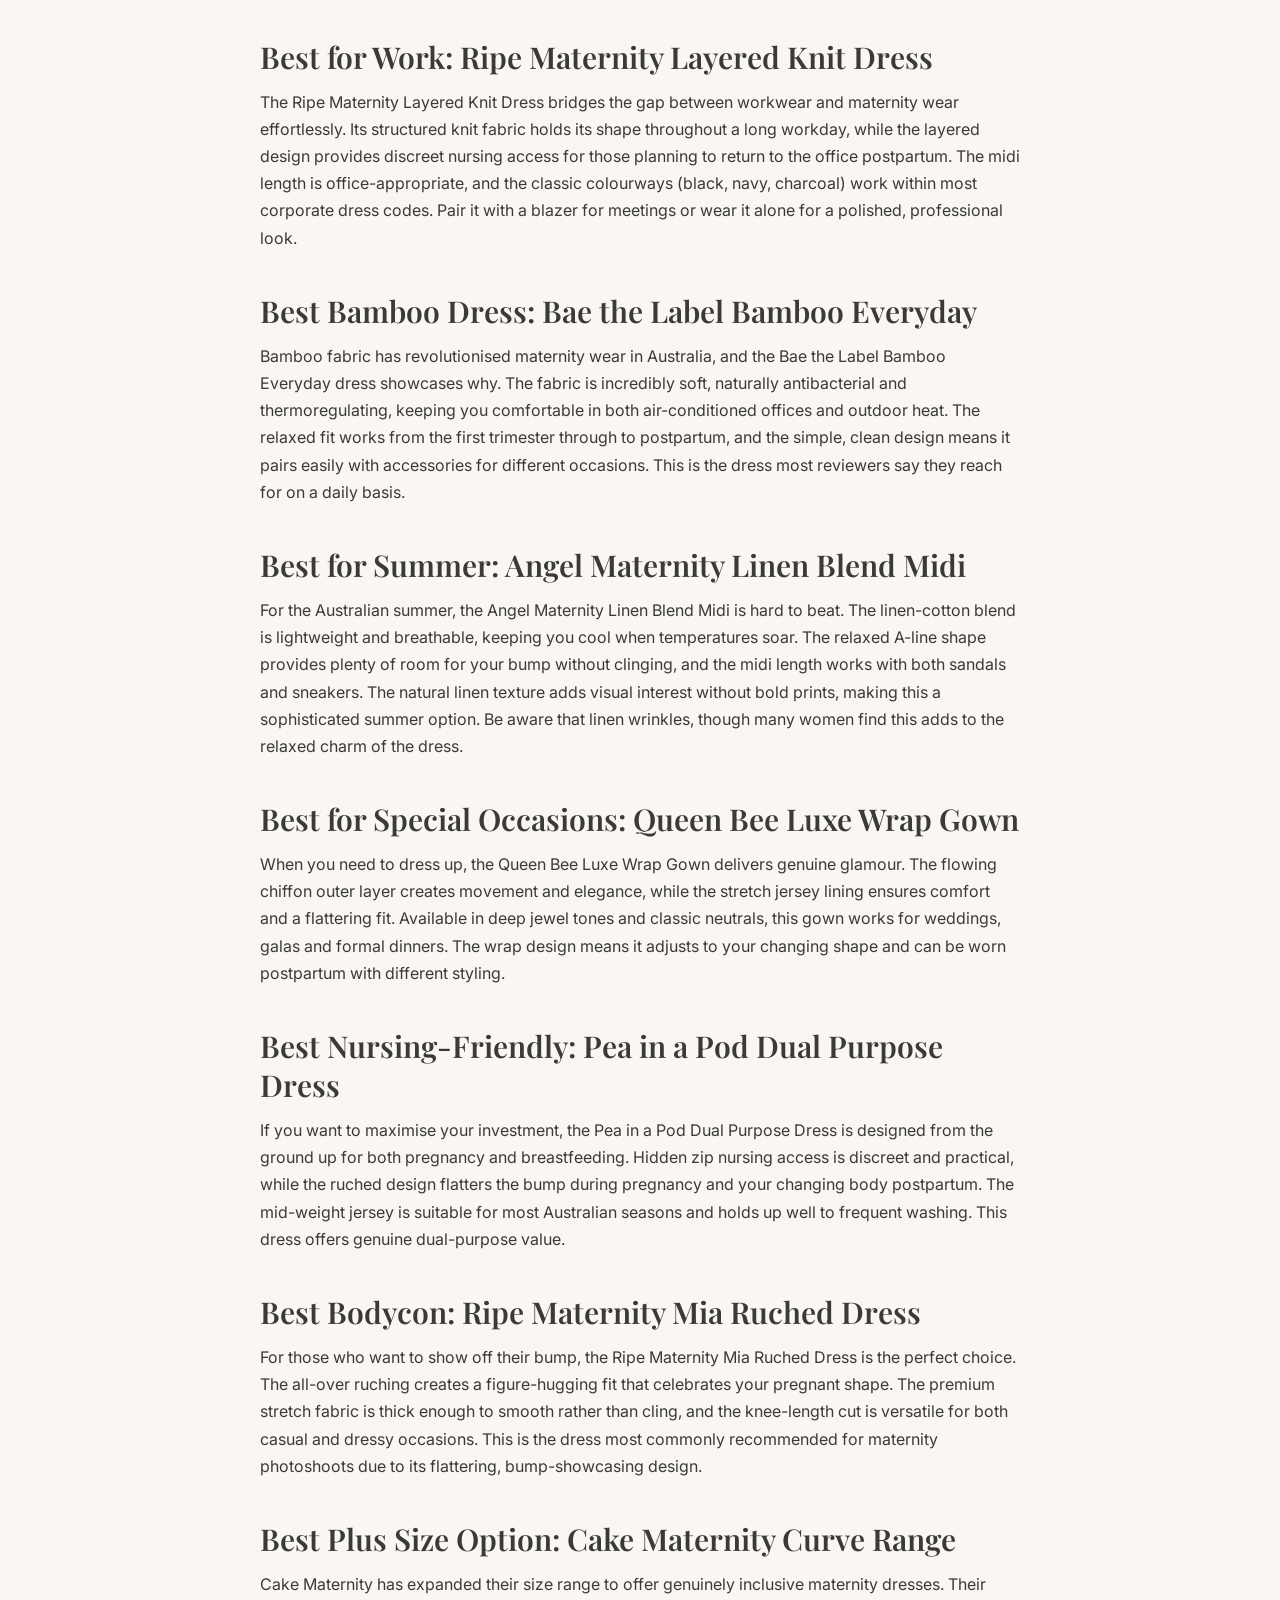
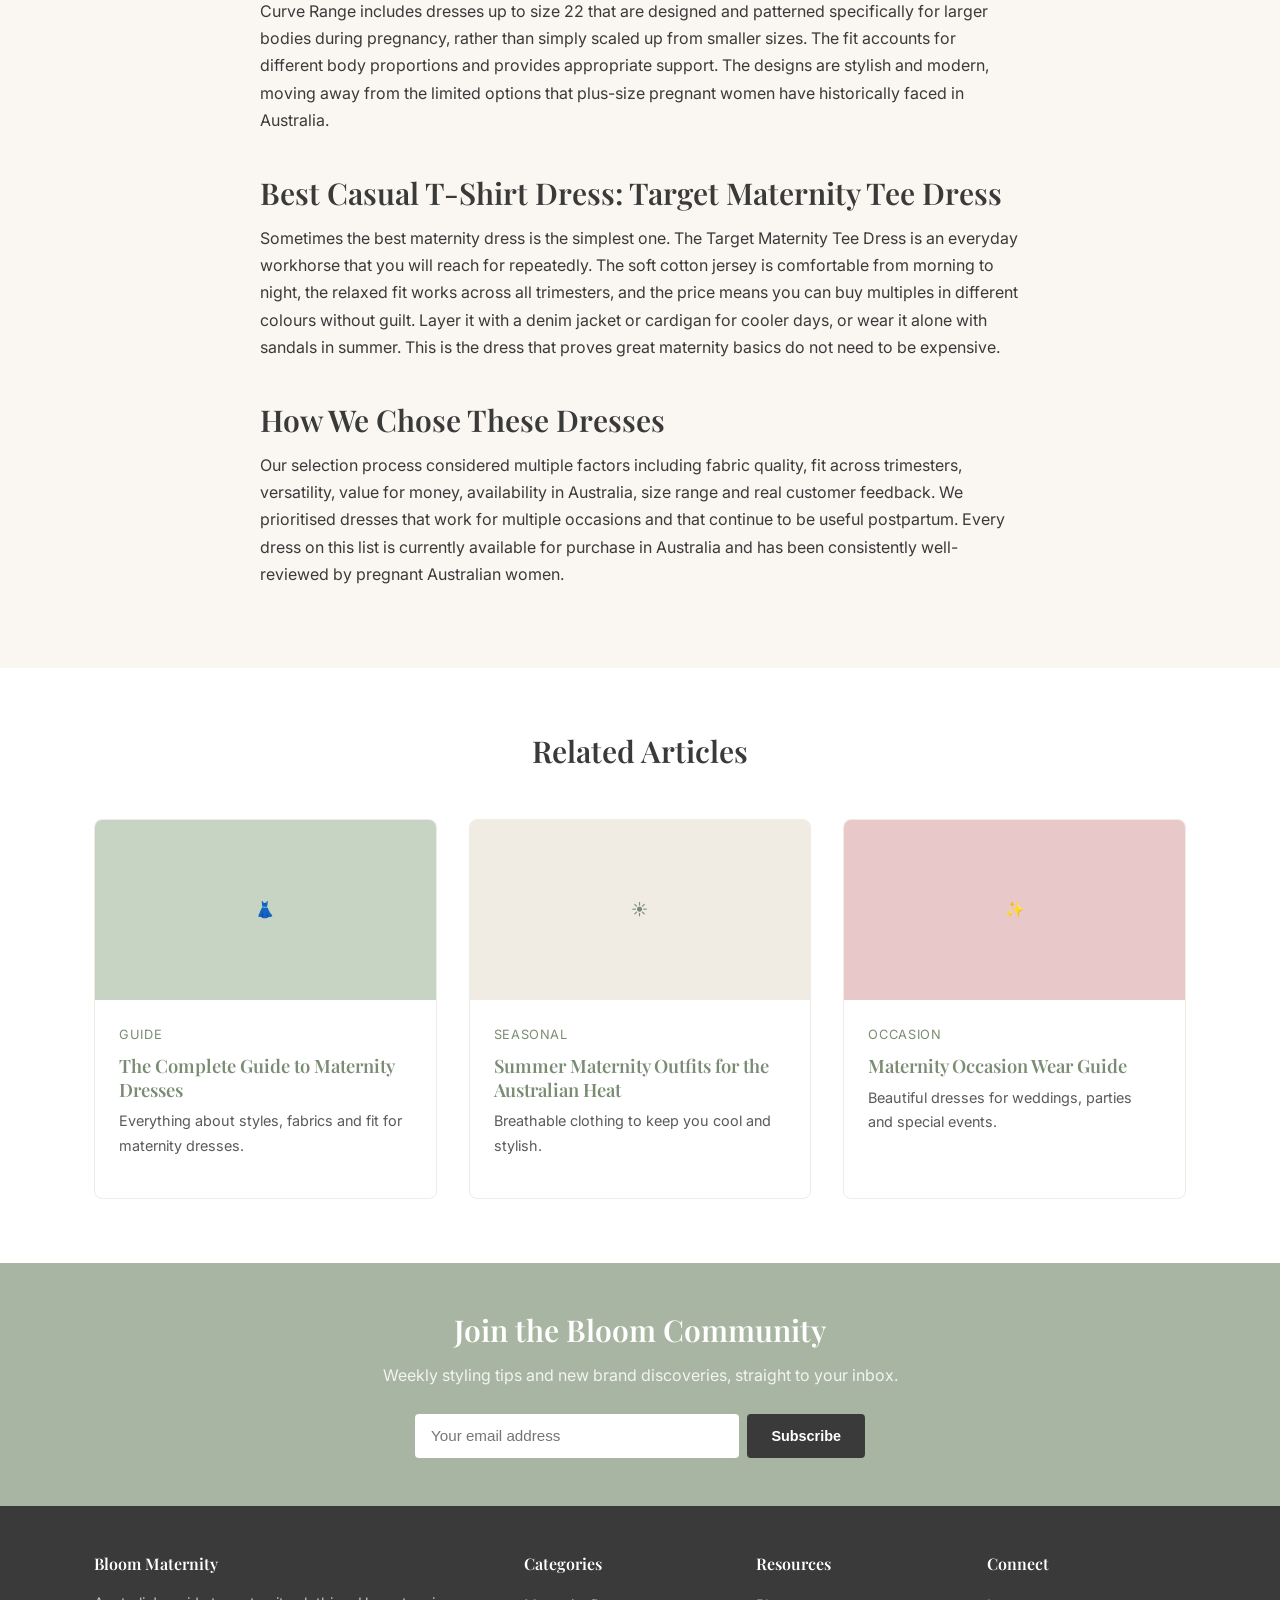
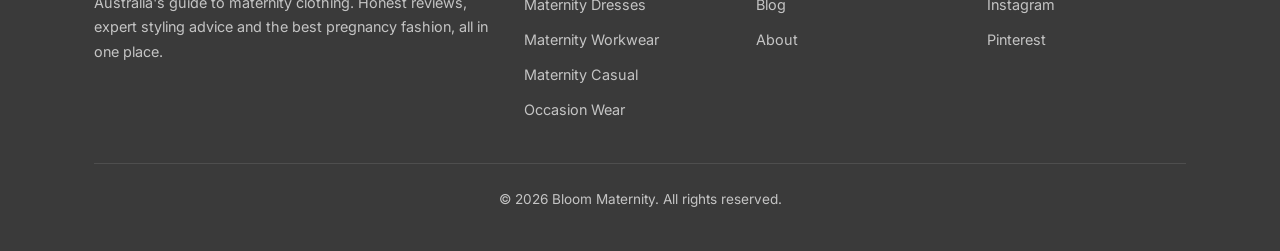
<file: blog/best-maternity-dresses-australia/index.html>
<!DOCTYPE html>
<html lang="en-AU">
<head>
  <meta charset="UTF-8">
  <!-- Google Analytics -->
  <script async src="https://www.googletagmanager.com/gtag/js?id=G-EBRVJKTJ6S"></script>
  <script>window.dataLayer=window.dataLayer||[];function gtag(){dataLayer.push(arguments);}gtag('js',new Date());gtag('config','G-EBRVJKTJ6S');</script>
  <meta name="viewport" content="width=device-width, initial-scale=1.0">
  <title>The 12 Best Maternity Dresses in Australia for 2026 - Bloom Maternity</title>
  <meta name="description" content="A curated guide to the most flattering, comfortable and stylish maternity dresses available in Australia in 2026. Expert picks for every budget and occasion.">
  <link rel="canonical" href="https://bloommaternity.com.au/blog/best-maternity-dresses-australia/">
  <meta property="og:title" content="The 12 Best Maternity Dresses in Australia for 2026 - Bloom Maternity">
  <meta property="og:description" content="A curated guide to the most flattering, comfortable and stylish maternity dresses available in Australia in 2026. Expert picks for every budget and occasion.">
  <meta property="og:url" content="https://bloommaternity.com.au/blog/best-maternity-dresses-australia/">
  <meta property="og:site_name" content="Bloom Maternity">
  <meta property="og:type" content="article">
  <meta property="og:locale" content="en_AU">
  <link rel="preconnect" href="https://fonts.googleapis.com">
  <link rel="preconnect" href="https://fonts.gstatic.com" crossorigin>
  <link href="https://fonts.googleapis.com/css2?family=Inter:wght@400;500;600&family=Playfair+Display:wght@600;700&display=swap" rel="stylesheet">
  <link rel="stylesheet" href="/css/style.css">
  <script type="application/ld+json">
  {
  "@context": "https://schema.org",
  "@type": "Article",
  "headline": "The 12 Best Maternity Dresses in Australia for 2026",
  "description": "A curated guide to the best maternity dresses available in Australia.",
  "url": "https://bloommaternity.com.au/blog/best-maternity-dresses-australia/",
  "datePublished": "2026-04-02",
  "dateModified": "2026-04-02",
  "publisher": {
    "@type": "Organization",
    "name": "Bloom Maternity",
    "url": "https://bloommaternity.com.au"
  },
  "isPartOf": {
    "@type": "WebSite",
    "name": "Bloom Maternity",
    "url": "https://bloommaternity.com.au"
  }
}
  </script>
</head>
<body>
  <header class="site-header">
    <div class="container">
      <a href="/" class="logo">bloom<span>.</span></a>
      <nav>
        <a href="/maternity-dresses/">Dresses</a>
        <a href="/maternity-workwear/">Workwear</a>
        <a href="/maternity-casual/">Casual</a>
        <a href="/maternity-occasion-wear/">Occasion</a>
        <a href="/blog/" class="active">Blog</a>
      </nav>
    </div>
  </header>
  <div class="container">
    <div class="breadcrumbs">
      <a href="/">Home</a><span>›</span><a href="/blog/">Blog</a><span>›</span><strong>Best Maternity Dresses Australia</strong>
    </div>
  </div>
  <section class="section">
    <div class="container">
      <div class="article">
        <div class="article-header">
          <h1>The 12 Best Maternity Dresses in Australia for 2026</h1>
          <div class="article-meta">2 April 2026 · 8 min read</div>
          <p style="font-size:1.1rem;color:var(--charcoal-light);">A curated guide to the most flattering, comfortable and stylish maternity dresses available right now, tested and reviewed for Australian conditions.</p>
        </div>
        <p>With so many maternity dress options available in Australia, narrowing down the best can feel overwhelming. We have tested, researched and reviewed dozens of maternity dresses from Australian and international brands to bring you this definitive guide to the twelve best maternity dresses you can buy in 2026. Every dress on this list has been chosen for its combination of fit, comfort, fabric quality, versatility and value for money.</p>

<h2>Best Overall: Ripe Maternity Embrace Dress</h2>
<p>The Ripe Maternity Embrace Dress takes the top spot for its exceptional versatility and flattering fit across all three trimesters. Made from a soft bamboo-blend jersey, it features subtle ruching at the sides that accommodates your growing bump while creating a streamlined silhouette. The V-neckline is universally flattering and doubles as nursing-friendly access postpartum. Available in six colours, this dress works equally well for a weekend brunch, office meeting or casual dinner. The bamboo fabric is thermoregulating and incredibly soft against sensitive pregnancy skin.</p>

<h2>Best Wrap Dress: Bae the Label Original Wrap</h2>
<p>Bae the Label has perfected the maternity wrap dress with their Original Wrap. The adjustable tie means this dress literally grows with you from conception to postpartum, making it exceptional value despite the premium price point. The midi length hits at the most flattering point on the calf, and the fabric has enough weight to drape beautifully without being too heavy for Australian summers. It is available in both solid colours and prints, with new seasonal colourways released regularly.</p>

<h2>Best Maxi Dress: Soon Maternity Luna Maxi</h2>
<p>For those who love the ease of a maxi dress, the Soon Maternity Luna Maxi delivers on every front. The empire waistline sits above the bump, creating a flowing, elegant line that works for casual and semi-formal occasions. The cotton-blend fabric is lightweight enough for summer but can be layered with a cardigan or jacket for cooler months. The subtle print options are sophisticated rather than overtly maternity, and the dress transitions well to postpartum wear.</p>

<h2>Best Budget Option: Cotton On Body Maternity Midi</h2>
<p>Proving that great maternity dresses do not require a large budget, the Cotton On Body Maternity Midi offers impressive quality at an accessible price point. The jersey fabric has good stretch and recovery, the side ruching is flattering, and the dress is available in a wide range of colours and prints that change seasonally. It washes well and holds its shape through repeated wear. For those building a maternity wardrobe on a budget, buying two or three of these in different colours provides excellent variety.</p>

<h2>Best for Work: Ripe Maternity Layered Knit Dress</h2>
<p>The Ripe Maternity Layered Knit Dress bridges the gap between workwear and maternity wear effortlessly. Its structured knit fabric holds its shape throughout a long workday, while the layered design provides discreet nursing access for those planning to return to the office postpartum. The midi length is office-appropriate, and the classic colourways (black, navy, charcoal) work within most corporate dress codes. Pair it with a blazer for meetings or wear it alone for a polished, professional look.</p>

<h2>Best Bamboo Dress: Bae the Label Bamboo Everyday</h2>
<p>Bamboo fabric has revolutionised maternity wear in Australia, and the Bae the Label Bamboo Everyday dress showcases why. The fabric is incredibly soft, naturally antibacterial and thermoregulating, keeping you comfortable in both air-conditioned offices and outdoor heat. The relaxed fit works from the first trimester through to postpartum, and the simple, clean design means it pairs easily with accessories for different occasions. This is the dress most reviewers say they reach for on a daily basis.</p>

<h2>Best for Summer: Angel Maternity Linen Blend Midi</h2>
<p>For the Australian summer, the Angel Maternity Linen Blend Midi is hard to beat. The linen-cotton blend is lightweight and breathable, keeping you cool when temperatures soar. The relaxed A-line shape provides plenty of room for your bump without clinging, and the midi length works with both sandals and sneakers. The natural linen texture adds visual interest without bold prints, making this a sophisticated summer option. Be aware that linen wrinkles, though many women find this adds to the relaxed charm of the dress.</p>

<h2>Best for Special Occasions: Queen Bee Luxe Wrap Gown</h2>
<p>When you need to dress up, the Queen Bee Luxe Wrap Gown delivers genuine glamour. The flowing chiffon outer layer creates movement and elegance, while the stretch jersey lining ensures comfort and a flattering fit. Available in deep jewel tones and classic neutrals, this gown works for weddings, galas and formal dinners. The wrap design means it adjusts to your changing shape and can be worn postpartum with different styling.</p>

<h2>Best Nursing-Friendly: Pea in a Pod Dual Purpose Dress</h2>
<p>If you want to maximise your investment, the Pea in a Pod Dual Purpose Dress is designed from the ground up for both pregnancy and breastfeeding. Hidden zip nursing access is discreet and practical, while the ruched design flatters the bump during pregnancy and your changing body postpartum. The mid-weight jersey is suitable for most Australian seasons and holds up well to frequent washing. This dress offers genuine dual-purpose value.</p>

<h2>Best Bodycon: Ripe Maternity Mia Ruched Dress</h2>
<p>For those who want to show off their bump, the Ripe Maternity Mia Ruched Dress is the perfect choice. The all-over ruching creates a figure-hugging fit that celebrates your pregnant shape. The premium stretch fabric is thick enough to smooth rather than cling, and the knee-length cut is versatile for both casual and dressy occasions. This is the dress most commonly recommended for maternity photoshoots due to its flattering, bump-showcasing design.</p>

<h2>Best Plus Size Option: Cake Maternity Curve Range</h2>
<p>Cake Maternity has expanded their size range to offer genuinely inclusive maternity dresses. Their Curve Range includes dresses up to size 22 that are designed and patterned specifically for larger bodies during pregnancy, rather than simply scaled up from smaller sizes. The fit accounts for different body proportions and provides appropriate support. The designs are stylish and modern, moving away from the limited options that plus-size pregnant women have historically faced in Australia.</p>

<h2>Best Casual T-Shirt Dress: Target Maternity Tee Dress</h2>
<p>Sometimes the best maternity dress is the simplest one. The Target Maternity Tee Dress is an everyday workhorse that you will reach for repeatedly. The soft cotton jersey is comfortable from morning to night, the relaxed fit works across all trimesters, and the price means you can buy multiples in different colours without guilt. Layer it with a denim jacket or cardigan for cooler days, or wear it alone with sandals in summer. This is the dress that proves great maternity basics do not need to be expensive.</p>

<h2>How We Chose These Dresses</h2>
<p>Our selection process considered multiple factors including fabric quality, fit across trimesters, versatility, value for money, availability in Australia, size range and real customer feedback. We prioritised dresses that work for multiple occasions and that continue to be useful postpartum. Every dress on this list is currently available for purchase in Australia and has been consistently well-reviewed by pregnant Australian women.</p>
      </div>
    </div>
  </section>
  <section class="section section-alt"><div class="container"><div class="section-header"><h2>Related Articles</h2></div><div class="grid-3">
    <a href="/maternity-dresses/" class="blog-card"><div class="blog-card-img" style="background:var(--sage-light);">&#x1F457;</div><div class="blog-card-body"><div class="blog-card-meta">Guide</div><h3>The Complete Guide to Maternity Dresses</h3><p>Everything about styles, fabrics and fit for maternity dresses.</p></div></a>
    <a href="/blog/summer-maternity-outfits-australia/" class="blog-card"><div class="blog-card-img" style="background:var(--cream-dark);">&#x2600;</div><div class="blog-card-body"><div class="blog-card-meta">Seasonal</div><h3>Summer Maternity Outfits for the Australian Heat</h3><p>Breathable clothing to keep you cool and stylish.</p></div></a>
    <a href="/maternity-occasion-wear/" class="blog-card"><div class="blog-card-img" style="background:var(--rose-light);">&#x2728;</div><div class="blog-card-body"><div class="blog-card-meta">Occasion</div><h3>Maternity Occasion Wear Guide</h3><p>Beautiful dresses for weddings, parties and special events.</p></div></a>
  </div></div></section>
  <section class="newsletter">
    <div class="container">
      <h2>Join the Bloom Community</h2>
      <p>Weekly styling tips and new brand discoveries, straight to your inbox.</p>
      <form class="newsletter-form" action="#" method="post">
        <input type="email" placeholder="Your email address" aria-label="Email address" required>
        <button type="submit">Subscribe</button>
      </form>
    </div>
  </section>
  <footer class="site-footer">
    <div class="container">
      <div class="footer-grid">
        <div><h4>Bloom Maternity</h4><p style="font-size:0.9rem;">Australia's guide to maternity clothing. Honest reviews, expert styling advice and the best pregnancy fashion, all in one place.</p></div>
        <div><h4>Categories</h4><ul class="footer-links"><li><a href="/maternity-dresses/">Maternity Dresses</a></li><li><a href="/maternity-workwear/">Maternity Workwear</a></li><li><a href="/maternity-casual/">Maternity Casual</a></li><li><a href="/maternity-occasion-wear/">Occasion Wear</a></li></ul></div>
        <div><h4>Resources</h4><ul class="footer-links"><li><a href="/blog/">Blog</a></li><li><a href="/about/">About</a></li></ul></div>
        <div><h4>Connect</h4><ul class="footer-links"><li><a href="#">Instagram</a></li><li><a href="#">Pinterest</a></li></ul></div>
      </div>
      <div class="footer-bottom"><p>&copy; 2026 Bloom Maternity. All rights reserved.</p></div>
    </div>
  </footer>
</body>
</html>
</file>
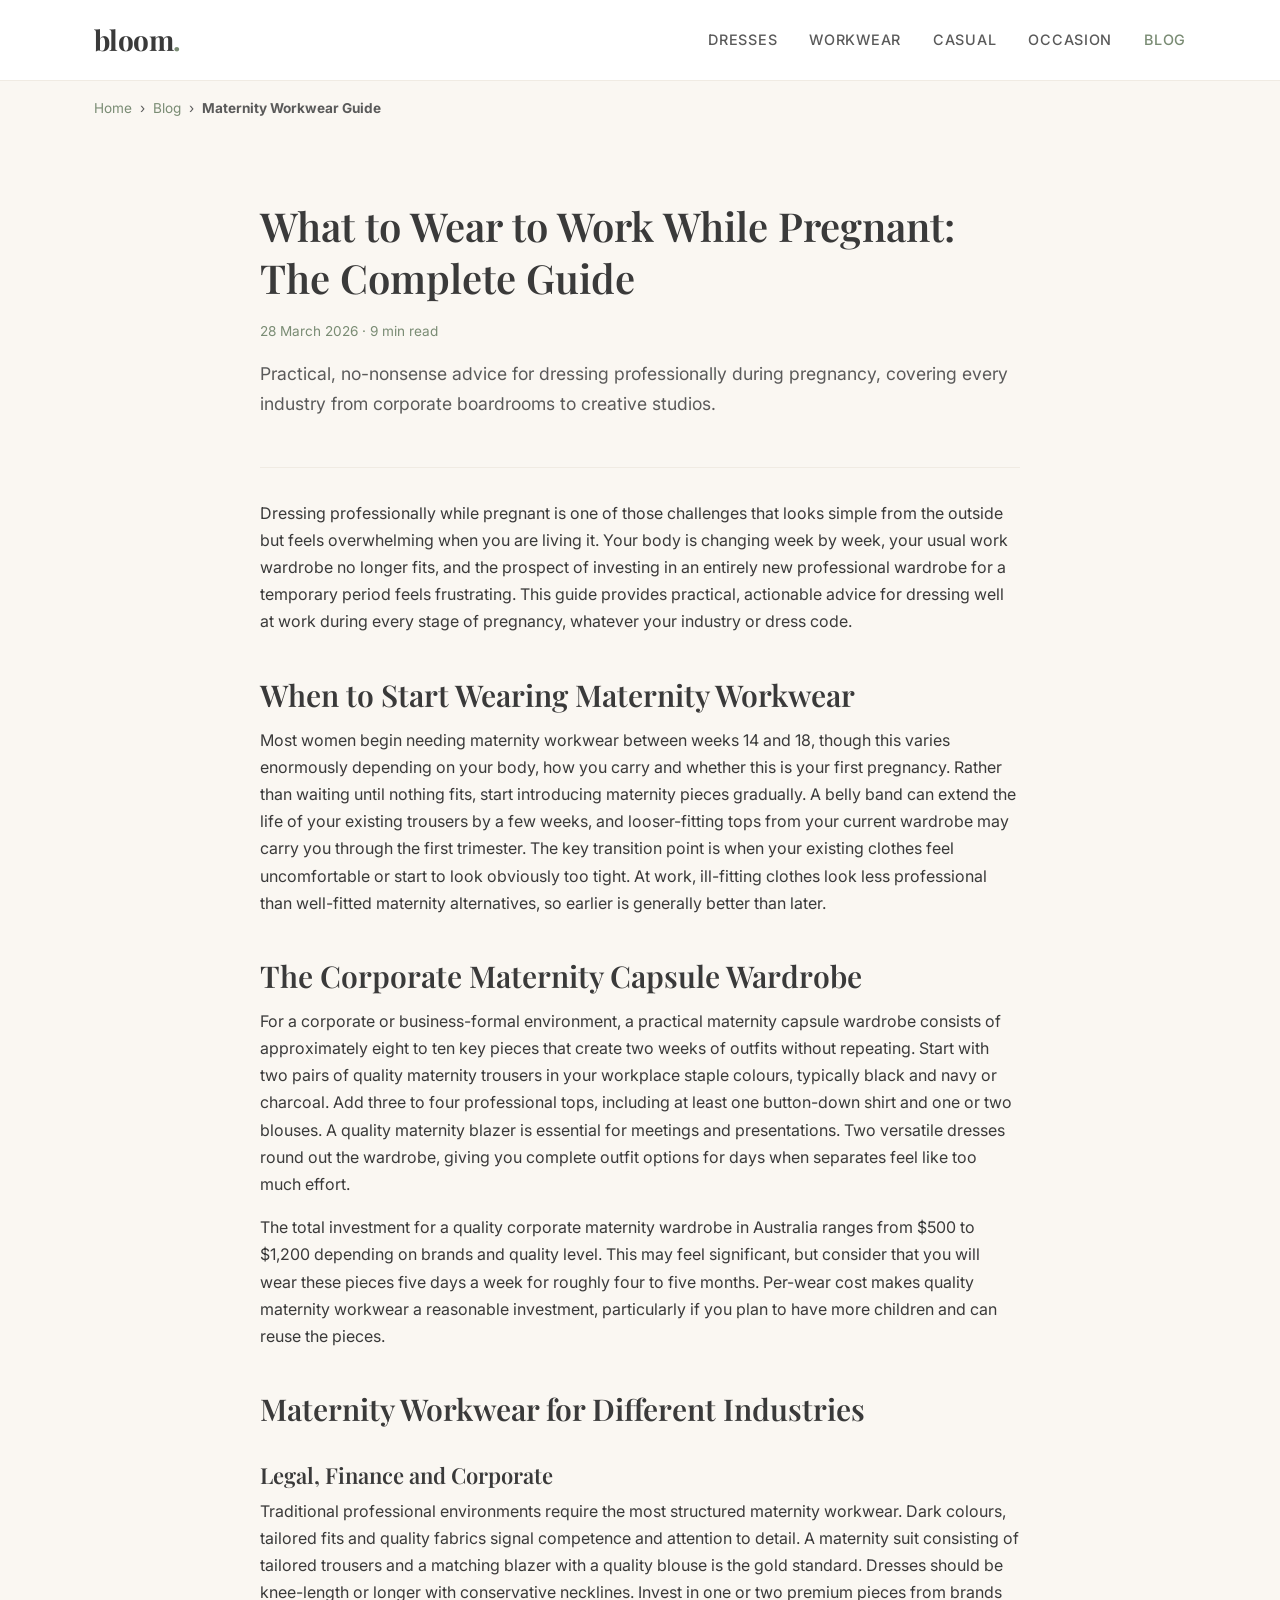
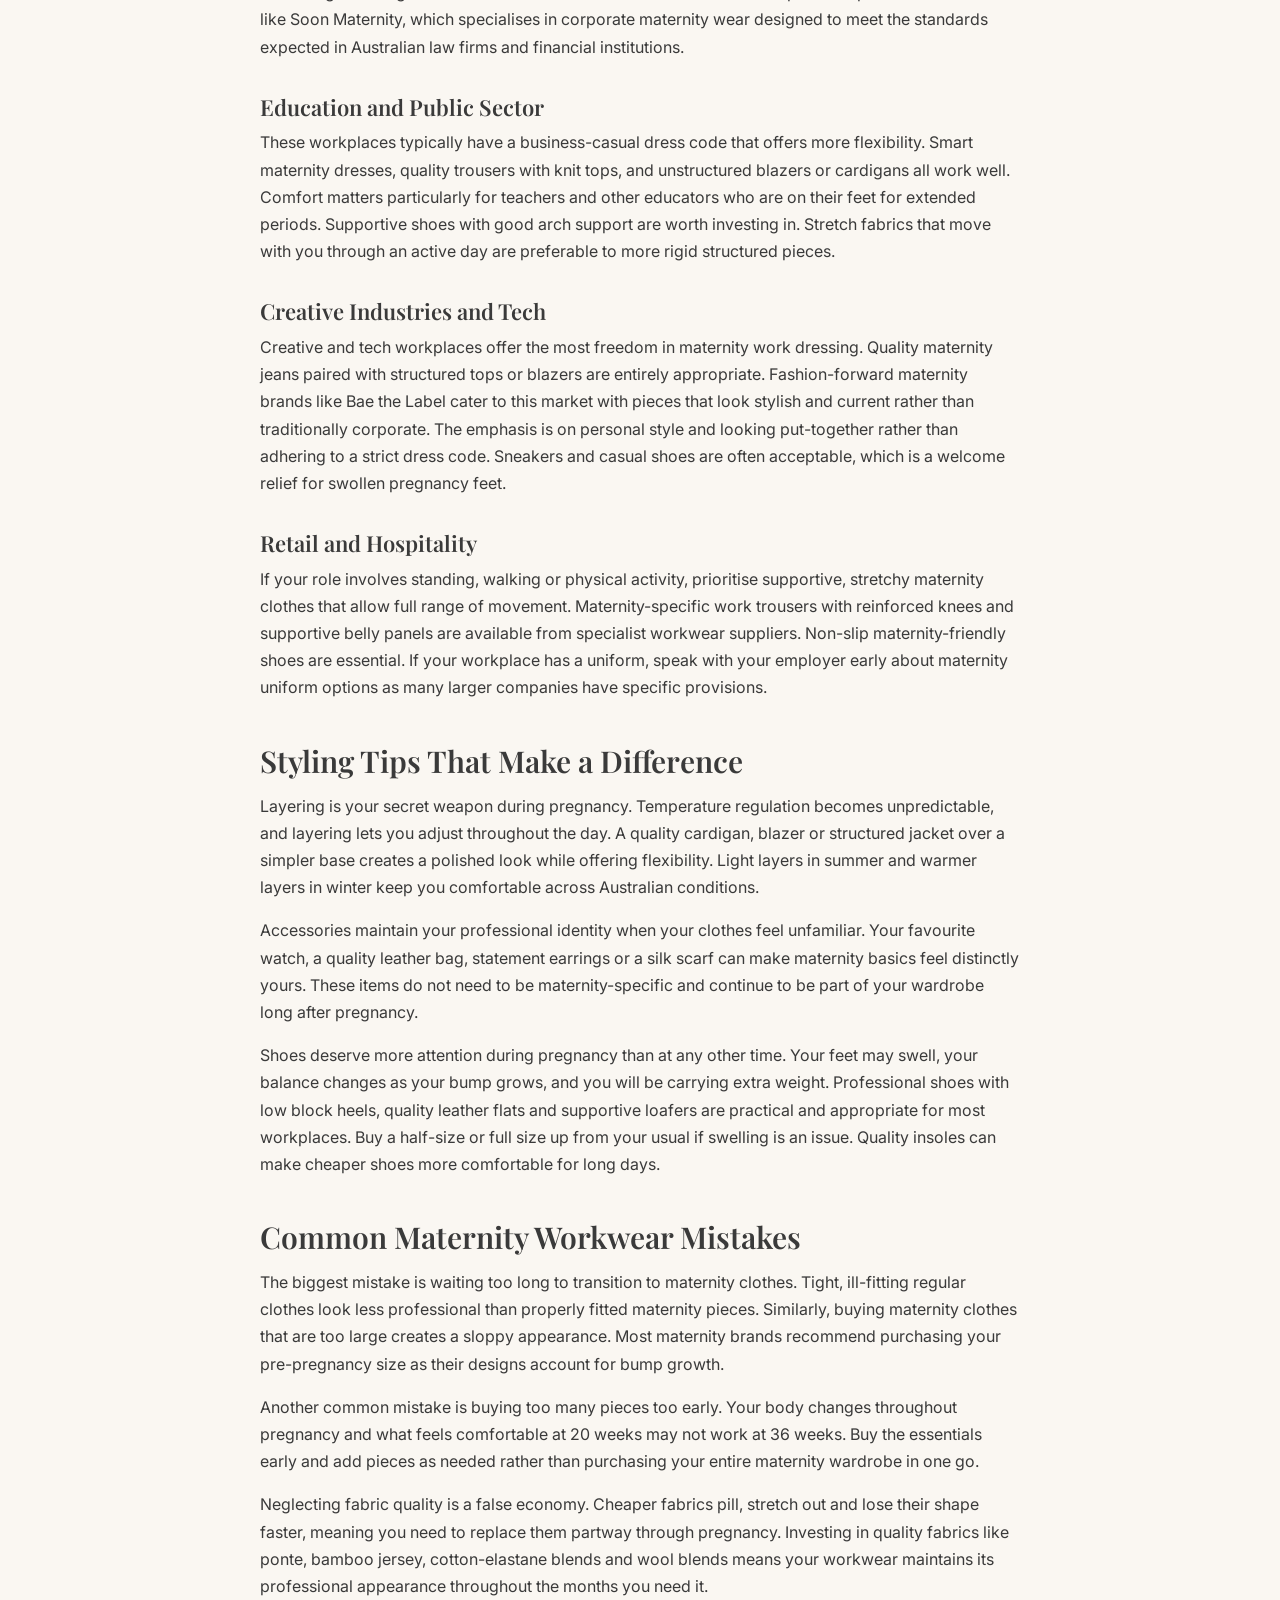
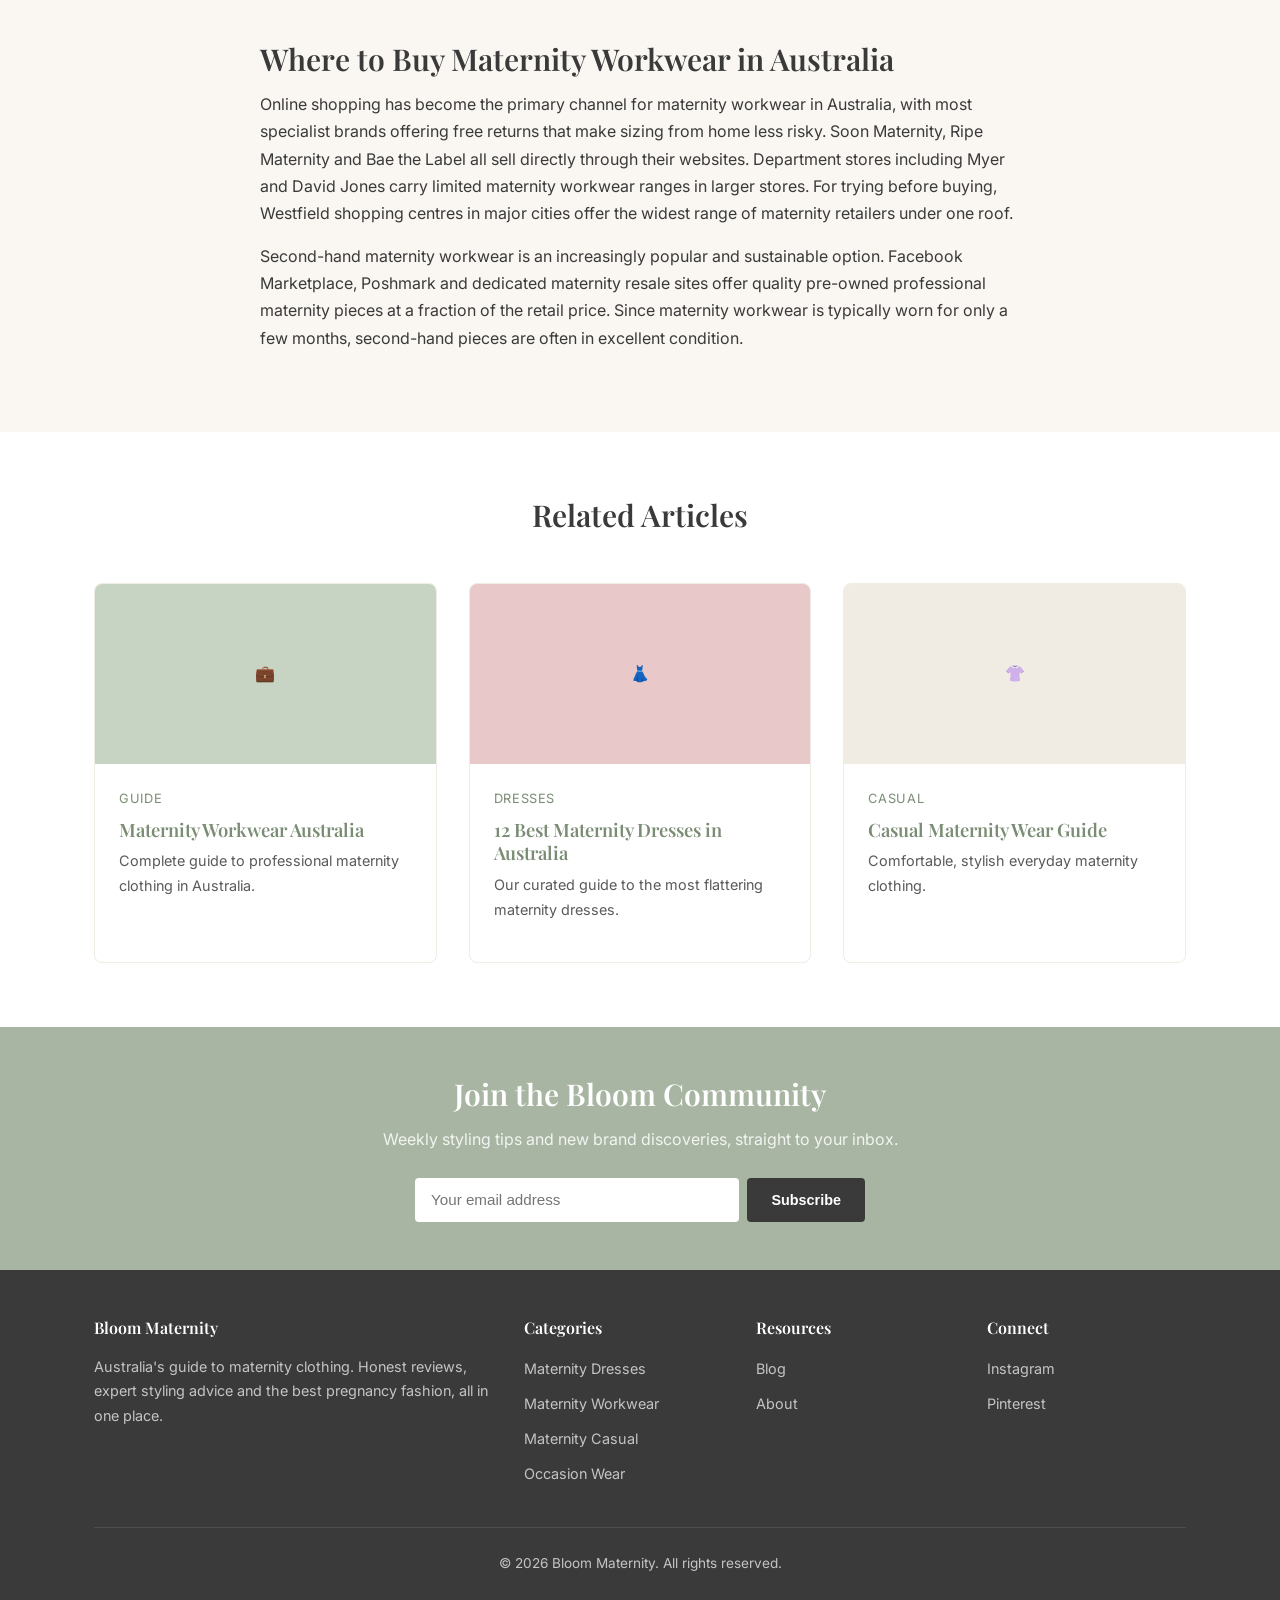
<file: blog/maternity-workwear-guide/index.html>
<!DOCTYPE html>
<html lang="en-AU">
<head>
  <meta charset="UTF-8">
  <!-- Google Analytics -->
  <script async src="https://www.googletagmanager.com/gtag/js?id=G-EBRVJKTJ6S"></script>
  <script>window.dataLayer=window.dataLayer||[];function gtag(){dataLayer.push(arguments);}gtag('js',new Date());gtag('config','G-EBRVJKTJ6S');</script>
  <meta name="viewport" content="width=device-width, initial-scale=1.0">
  <title>What to Wear to Work While Pregnant | Maternity Workwear Guide - Bloom Maternity</title>
  <meta name="description" content="Complete guide to professional maternity outfits for every workplace. Practical advice on building a maternity work capsule wardrobe, brand recommendations and styling tips.">
  <link rel="canonical" href="https://bloommaternity.com.au/blog/maternity-workwear-guide/">
  <meta property="og:title" content="What to Wear to Work While Pregnant | Maternity Workwear Guide - Bloom Maternity">
  <meta property="og:description" content="Complete guide to professional maternity outfits for every workplace. Practical advice on building a maternity work capsule wardrobe, brand recommendations and styling tips.">
  <meta property="og:url" content="https://bloommaternity.com.au/blog/maternity-workwear-guide/">
  <meta property="og:site_name" content="Bloom Maternity">
  <meta property="og:type" content="article">
  <meta property="og:locale" content="en_AU">
  <link rel="preconnect" href="https://fonts.googleapis.com">
  <link rel="preconnect" href="https://fonts.gstatic.com" crossorigin>
  <link href="https://fonts.googleapis.com/css2?family=Inter:wght@400;500;600&family=Playfair+Display:wght@600;700&display=swap" rel="stylesheet">
  <link rel="stylesheet" href="/css/style.css">
  <script type="application/ld+json">
  {
  "@context": "https://schema.org",
  "@type": "Article",
  "headline": "What to Wear to Work While Pregnant",
  "description": "Complete guide to professional maternity outfits for every workplace in Australia.",
  "url": "https://bloommaternity.com.au/blog/maternity-workwear-guide/",
  "datePublished": "2026-03-28",
  "dateModified": "2026-03-28",
  "publisher": {
    "@type": "Organization",
    "name": "Bloom Maternity",
    "url": "https://bloommaternity.com.au"
  },
  "isPartOf": {
    "@type": "WebSite",
    "name": "Bloom Maternity",
    "url": "https://bloommaternity.com.au"
  }
}
  </script>
</head>
<body>
  <header class="site-header">
    <div class="container">
      <a href="/" class="logo">bloom<span>.</span></a>
      <nav>
        <a href="/maternity-dresses/">Dresses</a>
        <a href="/maternity-workwear/">Workwear</a>
        <a href="/maternity-casual/">Casual</a>
        <a href="/maternity-occasion-wear/">Occasion</a>
        <a href="/blog/" class="active">Blog</a>
      </nav>
    </div>
  </header>
  <div class="container">
    <div class="breadcrumbs">
      <a href="/">Home</a><span>›</span><a href="/blog/">Blog</a><span>›</span><strong>Maternity Workwear Guide</strong>
    </div>
  </div>
  <section class="section">
    <div class="container">
      <div class="article">
        <div class="article-header">
          <h1>What to Wear to Work While Pregnant: The Complete Guide</h1>
          <div class="article-meta">28 March 2026 · 9 min read</div>
          <p style="font-size:1.1rem;color:var(--charcoal-light);">Practical, no-nonsense advice for dressing professionally during pregnancy, covering every industry from corporate boardrooms to creative studios.</p>
        </div>
        <p>Dressing professionally while pregnant is one of those challenges that looks simple from the outside but feels overwhelming when you are living it. Your body is changing week by week, your usual work wardrobe no longer fits, and the prospect of investing in an entirely new professional wardrobe for a temporary period feels frustrating. This guide provides practical, actionable advice for dressing well at work during every stage of pregnancy, whatever your industry or dress code.</p>

<h2>When to Start Wearing Maternity Workwear</h2>
<p>Most women begin needing maternity workwear between weeks 14 and 18, though this varies enormously depending on your body, how you carry and whether this is your first pregnancy. Rather than waiting until nothing fits, start introducing maternity pieces gradually. A belly band can extend the life of your existing trousers by a few weeks, and looser-fitting tops from your current wardrobe may carry you through the first trimester. The key transition point is when your existing clothes feel uncomfortable or start to look obviously too tight. At work, ill-fitting clothes look less professional than well-fitted maternity alternatives, so earlier is generally better than later.</p>

<h2>The Corporate Maternity Capsule Wardrobe</h2>
<p>For a corporate or business-formal environment, a practical maternity capsule wardrobe consists of approximately eight to ten key pieces that create two weeks of outfits without repeating. Start with two pairs of quality maternity trousers in your workplace staple colours, typically black and navy or charcoal. Add three to four professional tops, including at least one button-down shirt and one or two blouses. A quality maternity blazer is essential for meetings and presentations. Two versatile dresses round out the wardrobe, giving you complete outfit options for days when separates feel like too much effort.</p>

<p>The total investment for a quality corporate maternity wardrobe in Australia ranges from $500 to $1,200 depending on brands and quality level. This may feel significant, but consider that you will wear these pieces five days a week for roughly four to five months. Per-wear cost makes quality maternity workwear a reasonable investment, particularly if you plan to have more children and can reuse the pieces.</p>

<h2>Maternity Workwear for Different Industries</h2>

<h3>Legal, Finance and Corporate</h3>
<p>Traditional professional environments require the most structured maternity workwear. Dark colours, tailored fits and quality fabrics signal competence and attention to detail. A maternity suit consisting of tailored trousers and a matching blazer with a quality blouse is the gold standard. Dresses should be knee-length or longer with conservative necklines. Invest in one or two premium pieces from brands like Soon Maternity, which specialises in corporate maternity wear designed to meet the standards expected in Australian law firms and financial institutions.</p>

<h3>Education and Public Sector</h3>
<p>These workplaces typically have a business-casual dress code that offers more flexibility. Smart maternity dresses, quality trousers with knit tops, and unstructured blazers or cardigans all work well. Comfort matters particularly for teachers and other educators who are on their feet for extended periods. Supportive shoes with good arch support are worth investing in. Stretch fabrics that move with you through an active day are preferable to more rigid structured pieces.</p>

<h3>Creative Industries and Tech</h3>
<p>Creative and tech workplaces offer the most freedom in maternity work dressing. Quality maternity jeans paired with structured tops or blazers are entirely appropriate. Fashion-forward maternity brands like Bae the Label cater to this market with pieces that look stylish and current rather than traditionally corporate. The emphasis is on personal style and looking put-together rather than adhering to a strict dress code. Sneakers and casual shoes are often acceptable, which is a welcome relief for swollen pregnancy feet.</p>

<h3>Retail and Hospitality</h3>
<p>If your role involves standing, walking or physical activity, prioritise supportive, stretchy maternity clothes that allow full range of movement. Maternity-specific work trousers with reinforced knees and supportive belly panels are available from specialist workwear suppliers. Non-slip maternity-friendly shoes are essential. If your workplace has a uniform, speak with your employer early about maternity uniform options as many larger companies have specific provisions.</p>

<h2>Styling Tips That Make a Difference</h2>

<p>Layering is your secret weapon during pregnancy. Temperature regulation becomes unpredictable, and layering lets you adjust throughout the day. A quality cardigan, blazer or structured jacket over a simpler base creates a polished look while offering flexibility. Light layers in summer and warmer layers in winter keep you comfortable across Australian conditions.</p>

<p>Accessories maintain your professional identity when your clothes feel unfamiliar. Your favourite watch, a quality leather bag, statement earrings or a silk scarf can make maternity basics feel distinctly yours. These items do not need to be maternity-specific and continue to be part of your wardrobe long after pregnancy.</p>

<p>Shoes deserve more attention during pregnancy than at any other time. Your feet may swell, your balance changes as your bump grows, and you will be carrying extra weight. Professional shoes with low block heels, quality leather flats and supportive loafers are practical and appropriate for most workplaces. Buy a half-size or full size up from your usual if swelling is an issue. Quality insoles can make cheaper shoes more comfortable for long days.</p>

<h2>Common Maternity Workwear Mistakes</h2>

<p>The biggest mistake is waiting too long to transition to maternity clothes. Tight, ill-fitting regular clothes look less professional than properly fitted maternity pieces. Similarly, buying maternity clothes that are too large creates a sloppy appearance. Most maternity brands recommend purchasing your pre-pregnancy size as their designs account for bump growth.</p>

<p>Another common mistake is buying too many pieces too early. Your body changes throughout pregnancy and what feels comfortable at 20 weeks may not work at 36 weeks. Buy the essentials early and add pieces as needed rather than purchasing your entire maternity wardrobe in one go.</p>

<p>Neglecting fabric quality is a false economy. Cheaper fabrics pill, stretch out and lose their shape faster, meaning you need to replace them partway through pregnancy. Investing in quality fabrics like ponte, bamboo jersey, cotton-elastane blends and wool blends means your workwear maintains its professional appearance throughout the months you need it.</p>

<h2>Where to Buy Maternity Workwear in Australia</h2>

<p>Online shopping has become the primary channel for maternity workwear in Australia, with most specialist brands offering free returns that make sizing from home less risky. Soon Maternity, Ripe Maternity and Bae the Label all sell directly through their websites. Department stores including Myer and David Jones carry limited maternity workwear ranges in larger stores. For trying before buying, Westfield shopping centres in major cities offer the widest range of maternity retailers under one roof.</p>

<p>Second-hand maternity workwear is an increasingly popular and sustainable option. Facebook Marketplace, Poshmark and dedicated maternity resale sites offer quality pre-owned professional maternity pieces at a fraction of the retail price. Since maternity workwear is typically worn for only a few months, second-hand pieces are often in excellent condition.</p>
      </div>
    </div>
  </section>
  <section class="section section-alt"><div class="container"><div class="section-header"><h2>Related Articles</h2></div><div class="grid-3">
    <a href="/maternity-workwear/" class="blog-card"><div class="blog-card-img" style="background:var(--sage-light);">&#x1F4BC;</div><div class="blog-card-body"><div class="blog-card-meta">Guide</div><h3>Maternity Workwear Australia</h3><p>Complete guide to professional maternity clothing in Australia.</p></div></a>
    <a href="/blog/best-maternity-dresses-australia/" class="blog-card"><div class="blog-card-img">&#x1F457;</div><div class="blog-card-body"><div class="blog-card-meta">Dresses</div><h3>12 Best Maternity Dresses in Australia</h3><p>Our curated guide to the most flattering maternity dresses.</p></div></a>
    <a href="/maternity-casual/" class="blog-card"><div class="blog-card-img" style="background:var(--cream-dark);">&#x1F45A;</div><div class="blog-card-body"><div class="blog-card-meta">Casual</div><h3>Casual Maternity Wear Guide</h3><p>Comfortable, stylish everyday maternity clothing.</p></div></a>
  </div></div></section>
  <section class="newsletter">
    <div class="container">
      <h2>Join the Bloom Community</h2>
      <p>Weekly styling tips and new brand discoveries, straight to your inbox.</p>
      <form class="newsletter-form" action="#" method="post">
        <input type="email" placeholder="Your email address" aria-label="Email address" required>
        <button type="submit">Subscribe</button>
      </form>
    </div>
  </section>
  <footer class="site-footer">
    <div class="container">
      <div class="footer-grid">
        <div><h4>Bloom Maternity</h4><p style="font-size:0.9rem;">Australia's guide to maternity clothing. Honest reviews, expert styling advice and the best pregnancy fashion, all in one place.</p></div>
        <div><h4>Categories</h4><ul class="footer-links"><li><a href="/maternity-dresses/">Maternity Dresses</a></li><li><a href="/maternity-workwear/">Maternity Workwear</a></li><li><a href="/maternity-casual/">Maternity Casual</a></li><li><a href="/maternity-occasion-wear/">Occasion Wear</a></li></ul></div>
        <div><h4>Resources</h4><ul class="footer-links"><li><a href="/blog/">Blog</a></li><li><a href="/about/">About</a></li></ul></div>
        <div><h4>Connect</h4><ul class="footer-links"><li><a href="#">Instagram</a></li><li><a href="#">Pinterest</a></li></ul></div>
      </div>
      <div class="footer-bottom"><p>&copy; 2026 Bloom Maternity. All rights reserved.</p></div>
    </div>
  </footer>
</body>
</html>
</file>
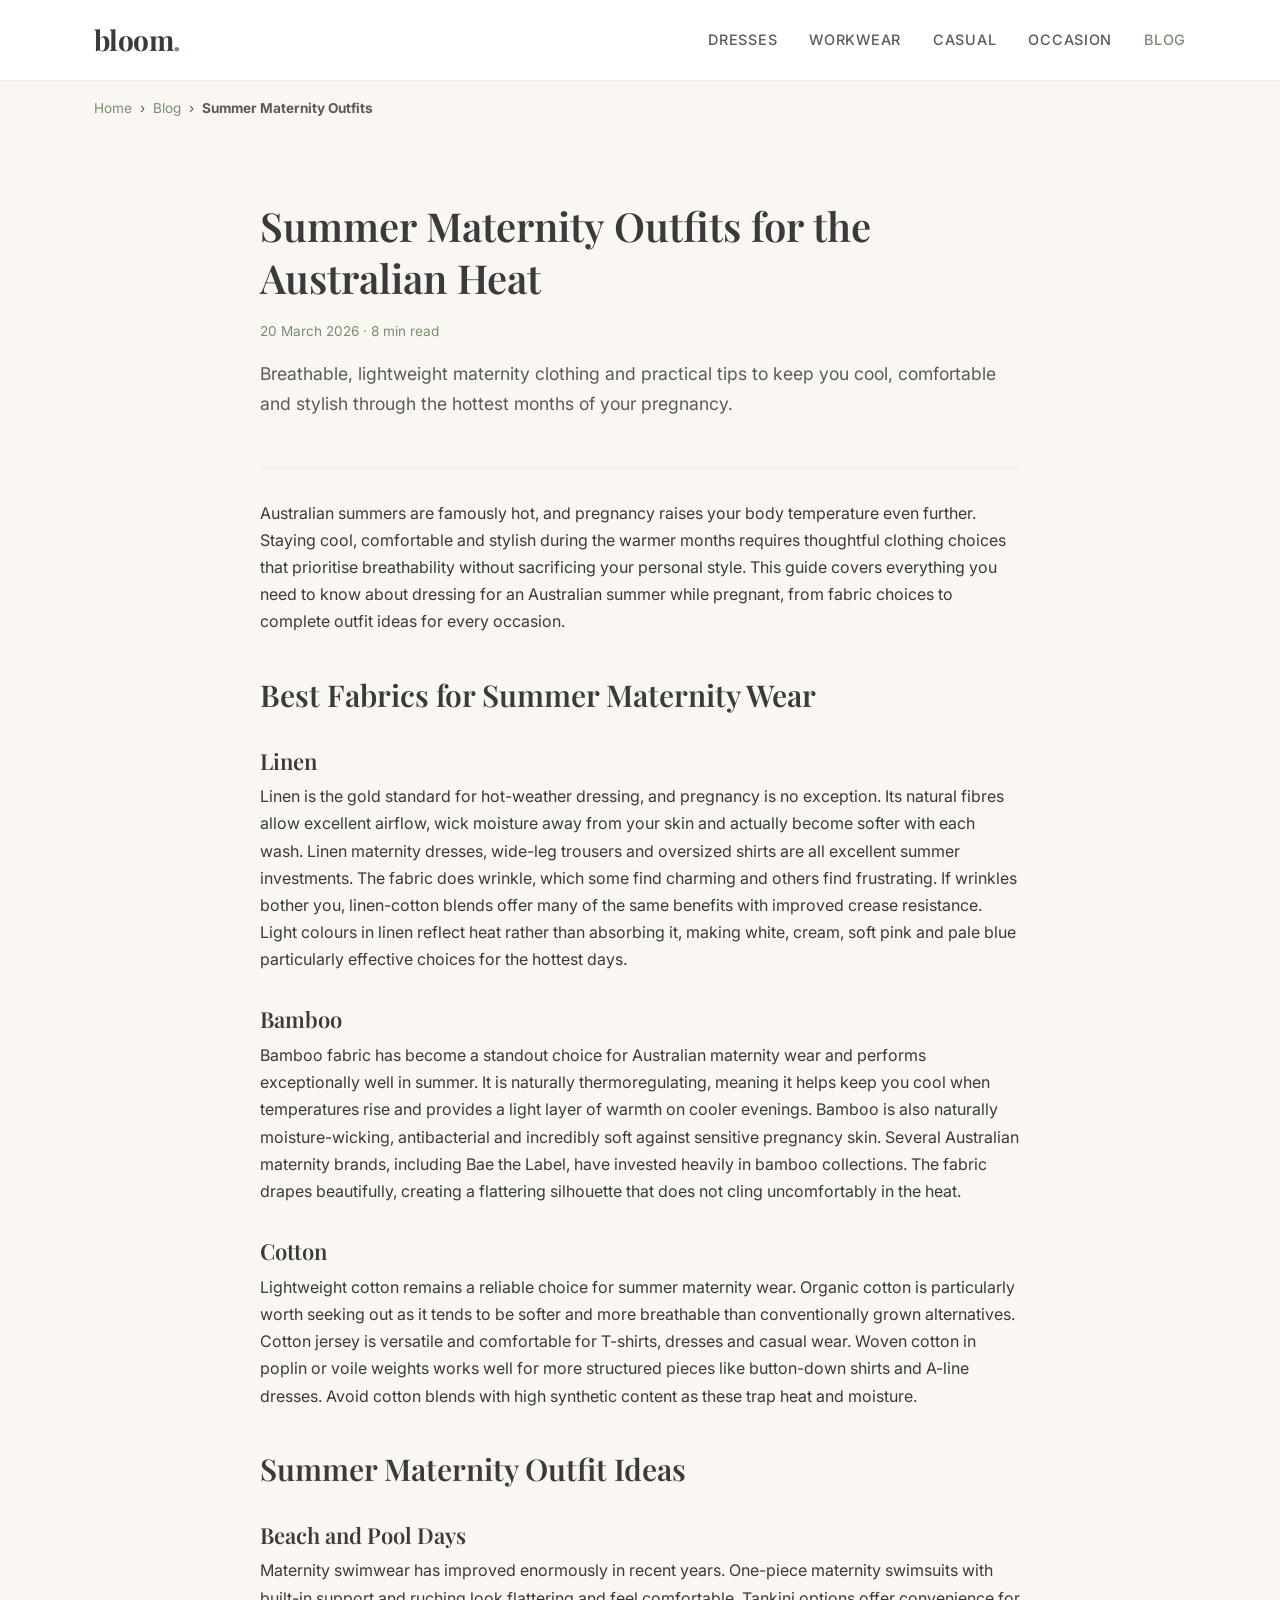
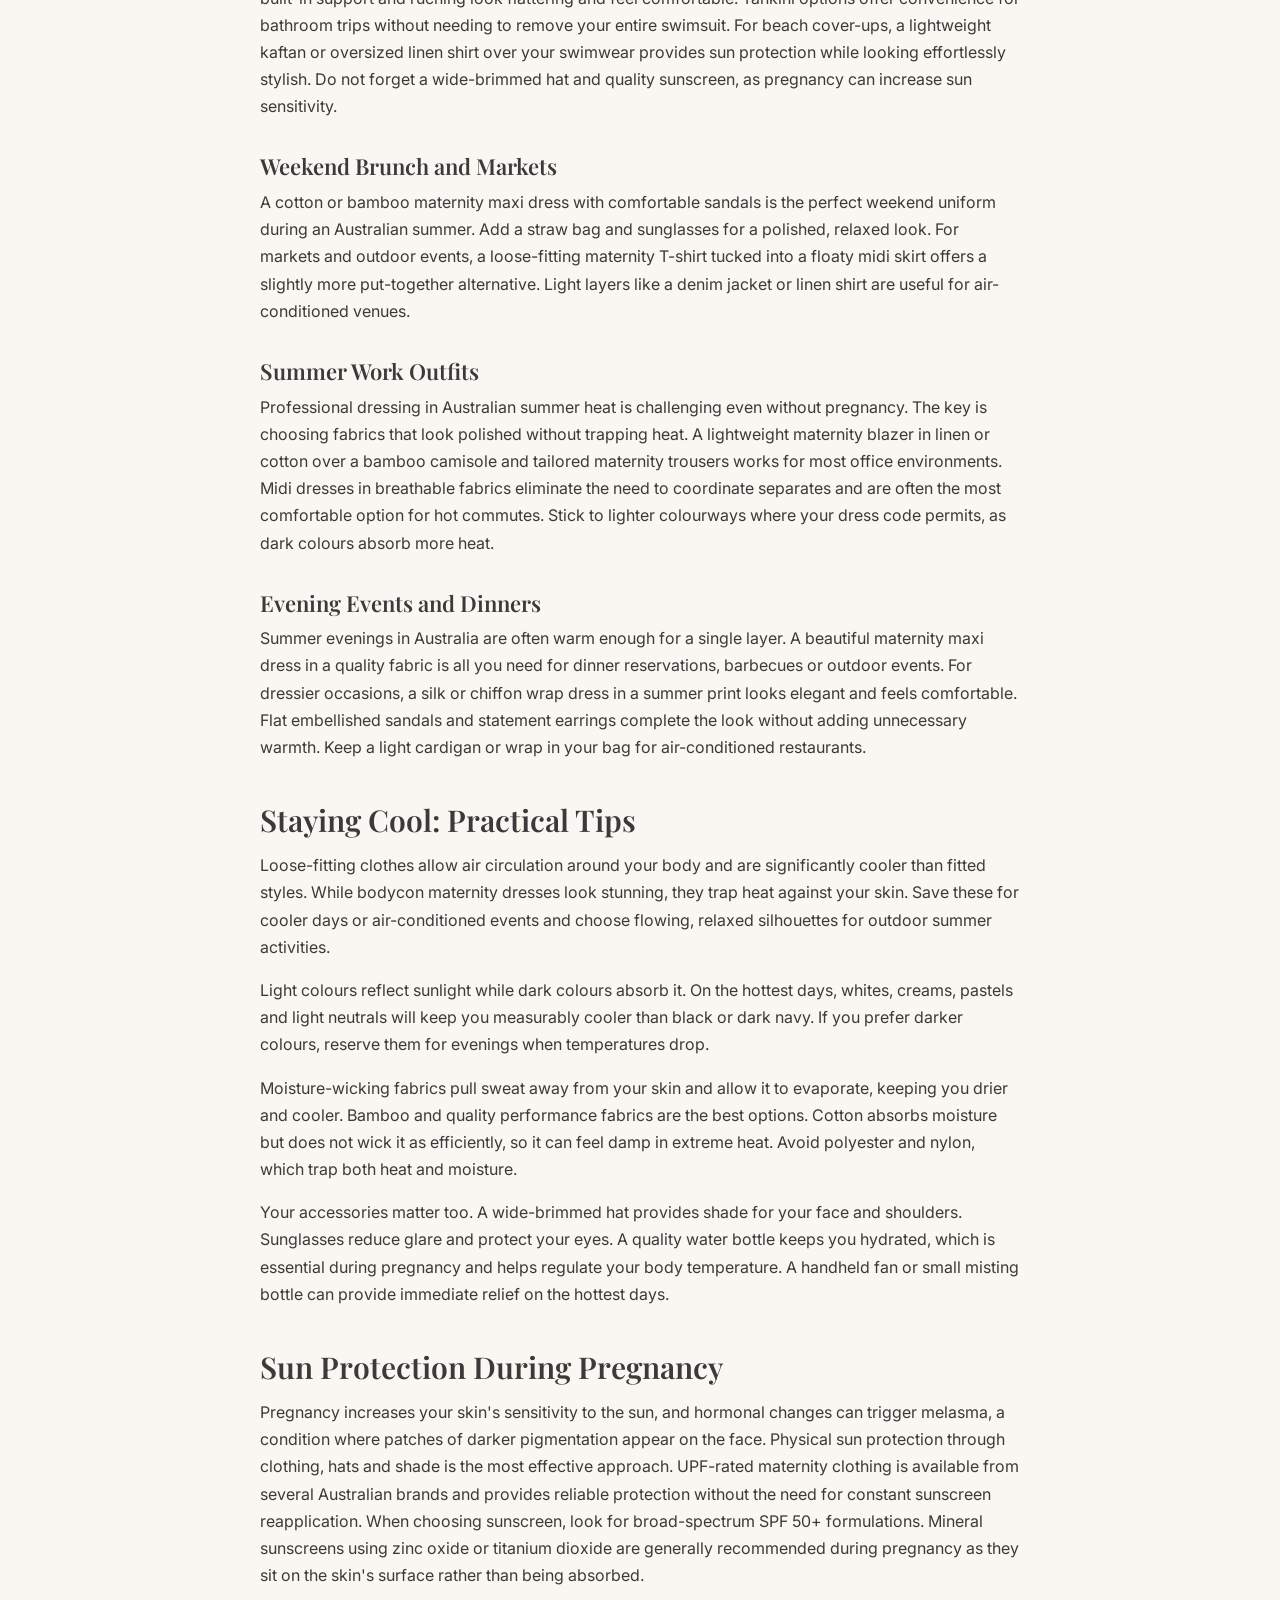
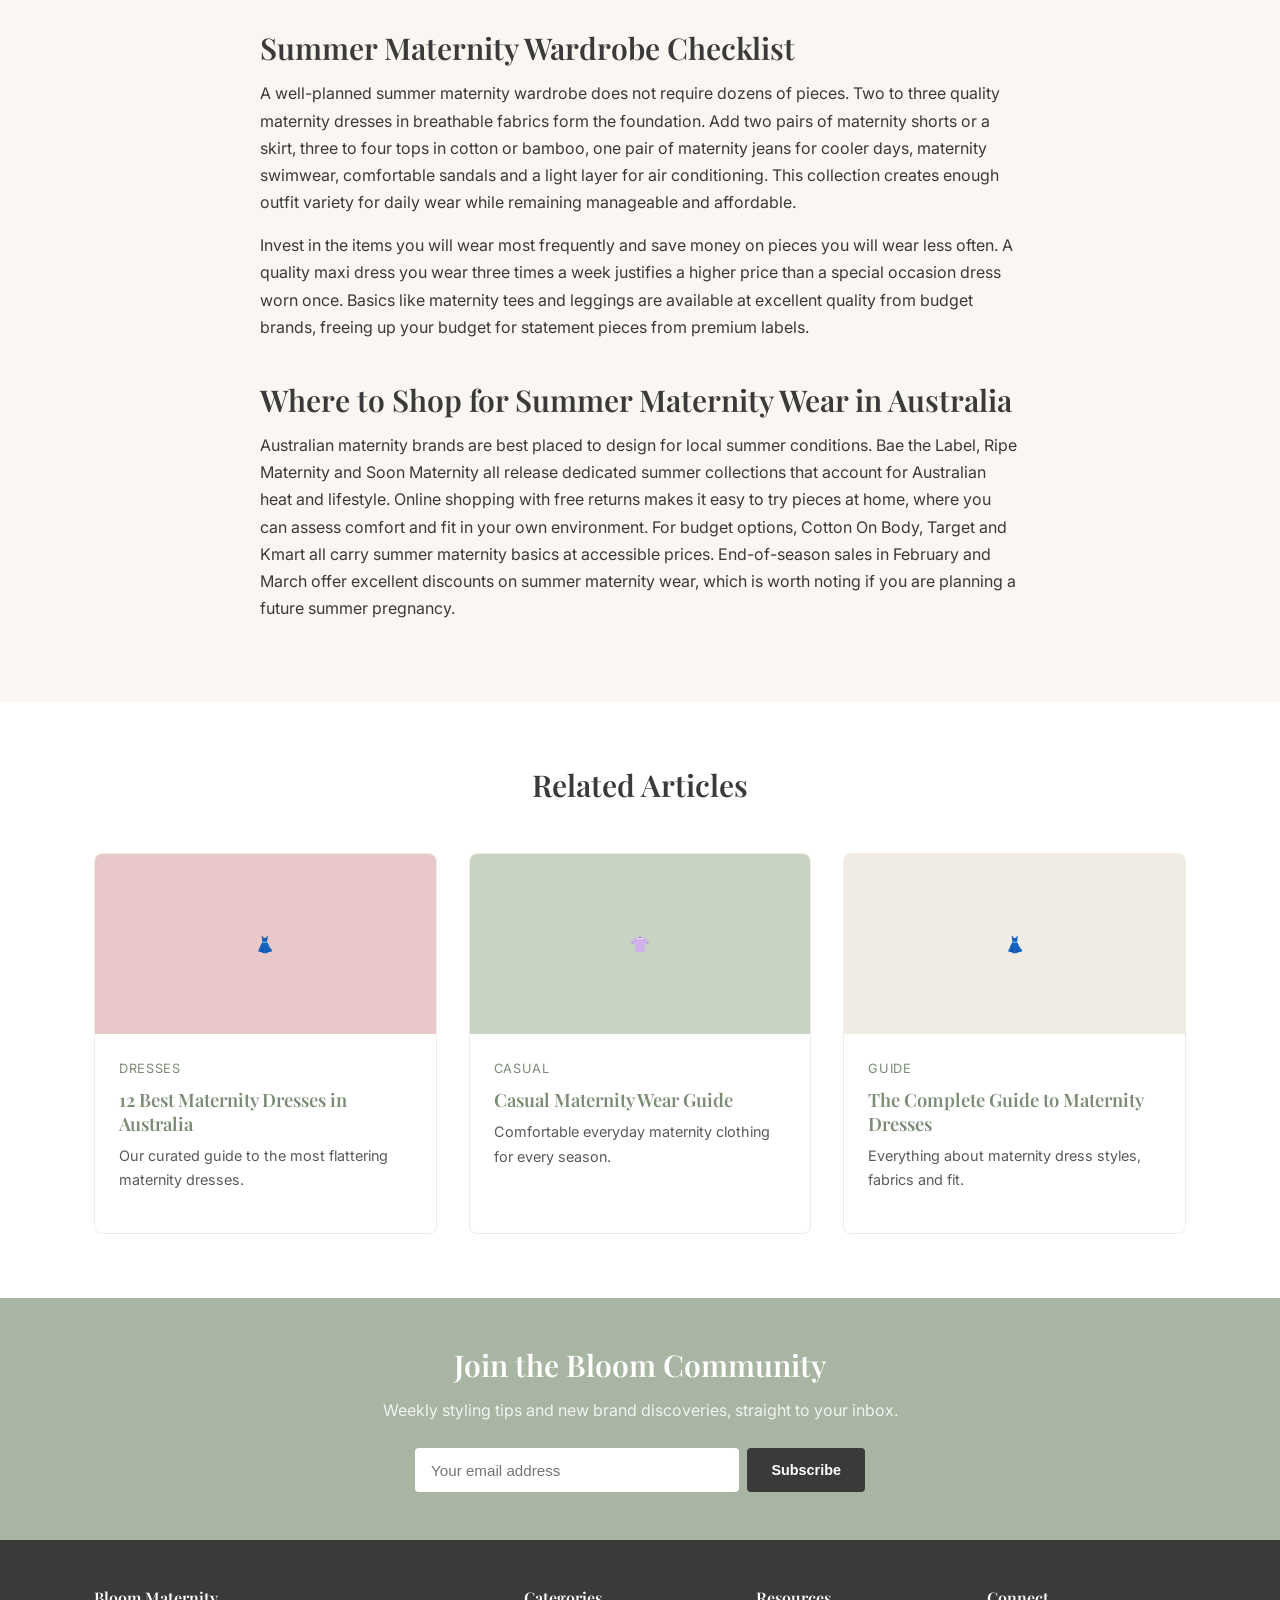
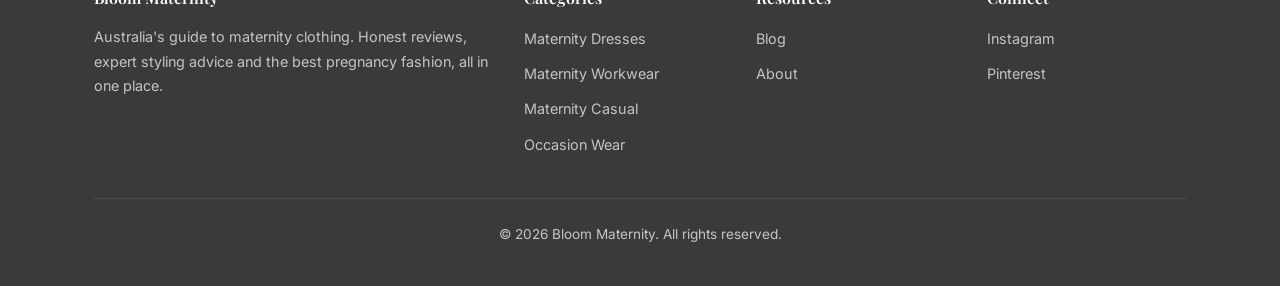
<file: blog/summer-maternity-outfits-australia/index.html>
<!DOCTYPE html>
<html lang="en-AU">
<head>
  <meta charset="UTF-8">
  <!-- Google Analytics -->
  <script async src="https://www.googletagmanager.com/gtag/js?id=G-EBRVJKTJ6S"></script>
  <script>window.dataLayer=window.dataLayer||[];function gtag(){dataLayer.push(arguments);}gtag('js',new Date());gtag('config','G-EBRVJKTJ6S');</script>
  <meta name="viewport" content="width=device-width, initial-scale=1.0">
  <title>Summer Maternity Outfits for the Australian Heat - Bloom Maternity</title>
  <meta name="description" content="Breathable, lightweight maternity clothing to keep you cool and stylish through an Australian summer. Fabric guides, outfit ideas and practical tips for every occasion.">
  <link rel="canonical" href="https://bloommaternity.com.au/blog/summer-maternity-outfits-australia/">
  <meta property="og:title" content="Summer Maternity Outfits for the Australian Heat - Bloom Maternity">
  <meta property="og:description" content="Breathable, lightweight maternity clothing to keep you cool and stylish through an Australian summer. Fabric guides, outfit ideas and practical tips for every occasion.">
  <meta property="og:url" content="https://bloommaternity.com.au/blog/summer-maternity-outfits-australia/">
  <meta property="og:site_name" content="Bloom Maternity">
  <meta property="og:type" content="article">
  <meta property="og:locale" content="en_AU">
  <link rel="preconnect" href="https://fonts.googleapis.com">
  <link rel="preconnect" href="https://fonts.gstatic.com" crossorigin>
  <link href="https://fonts.googleapis.com/css2?family=Inter:wght@400;500;600&family=Playfair+Display:wght@600;700&display=swap" rel="stylesheet">
  <link rel="stylesheet" href="/css/style.css">
  <script type="application/ld+json">
  {
  "@context": "https://schema.org",
  "@type": "Article",
  "headline": "Summer Maternity Outfits for the Australian Heat",
  "description": "Guide to breathable, lightweight maternity clothing for Australian summers.",
  "url": "https://bloommaternity.com.au/blog/summer-maternity-outfits-australia/",
  "datePublished": "2026-03-20",
  "dateModified": "2026-03-20",
  "publisher": {
    "@type": "Organization",
    "name": "Bloom Maternity",
    "url": "https://bloommaternity.com.au"
  },
  "isPartOf": {
    "@type": "WebSite",
    "name": "Bloom Maternity",
    "url": "https://bloommaternity.com.au"
  }
}
  </script>
</head>
<body>
  <header class="site-header">
    <div class="container">
      <a href="/" class="logo">bloom<span>.</span></a>
      <nav>
        <a href="/maternity-dresses/">Dresses</a>
        <a href="/maternity-workwear/">Workwear</a>
        <a href="/maternity-casual/">Casual</a>
        <a href="/maternity-occasion-wear/">Occasion</a>
        <a href="/blog/" class="active">Blog</a>
      </nav>
    </div>
  </header>
  <div class="container">
    <div class="breadcrumbs">
      <a href="/">Home</a><span>›</span><a href="/blog/">Blog</a><span>›</span><strong>Summer Maternity Outfits</strong>
    </div>
  </div>
  <section class="section">
    <div class="container">
      <div class="article">
        <div class="article-header">
          <h1>Summer Maternity Outfits for the Australian Heat</h1>
          <div class="article-meta">20 March 2026 · 8 min read</div>
          <p style="font-size:1.1rem;color:var(--charcoal-light);">Breathable, lightweight maternity clothing and practical tips to keep you cool, comfortable and stylish through the hottest months of your pregnancy.</p>
        </div>
        <p>Australian summers are famously hot, and pregnancy raises your body temperature even further. Staying cool, comfortable and stylish during the warmer months requires thoughtful clothing choices that prioritise breathability without sacrificing your personal style. This guide covers everything you need to know about dressing for an Australian summer while pregnant, from fabric choices to complete outfit ideas for every occasion.</p>

<h2>Best Fabrics for Summer Maternity Wear</h2>

<h3>Linen</h3>
<p>Linen is the gold standard for hot-weather dressing, and pregnancy is no exception. Its natural fibres allow excellent airflow, wick moisture away from your skin and actually become softer with each wash. Linen maternity dresses, wide-leg trousers and oversized shirts are all excellent summer investments. The fabric does wrinkle, which some find charming and others find frustrating. If wrinkles bother you, linen-cotton blends offer many of the same benefits with improved crease resistance. Light colours in linen reflect heat rather than absorbing it, making white, cream, soft pink and pale blue particularly effective choices for the hottest days.</p>

<h3>Bamboo</h3>
<p>Bamboo fabric has become a standout choice for Australian maternity wear and performs exceptionally well in summer. It is naturally thermoregulating, meaning it helps keep you cool when temperatures rise and provides a light layer of warmth on cooler evenings. Bamboo is also naturally moisture-wicking, antibacterial and incredibly soft against sensitive pregnancy skin. Several Australian maternity brands, including Bae the Label, have invested heavily in bamboo collections. The fabric drapes beautifully, creating a flattering silhouette that does not cling uncomfortably in the heat.</p>

<h3>Cotton</h3>
<p>Lightweight cotton remains a reliable choice for summer maternity wear. Organic cotton is particularly worth seeking out as it tends to be softer and more breathable than conventionally grown alternatives. Cotton jersey is versatile and comfortable for T-shirts, dresses and casual wear. Woven cotton in poplin or voile weights works well for more structured pieces like button-down shirts and A-line dresses. Avoid cotton blends with high synthetic content as these trap heat and moisture.</p>

<h2>Summer Maternity Outfit Ideas</h2>

<h3>Beach and Pool Days</h3>
<p>Maternity swimwear has improved enormously in recent years. One-piece maternity swimsuits with built-in support and ruching look flattering and feel comfortable. Tankini options offer convenience for bathroom trips without needing to remove your entire swimsuit. For beach cover-ups, a lightweight kaftan or oversized linen shirt over your swimwear provides sun protection while looking effortlessly stylish. Do not forget a wide-brimmed hat and quality sunscreen, as pregnancy can increase sun sensitivity.</p>

<h3>Weekend Brunch and Markets</h3>
<p>A cotton or bamboo maternity maxi dress with comfortable sandals is the perfect weekend uniform during an Australian summer. Add a straw bag and sunglasses for a polished, relaxed look. For markets and outdoor events, a loose-fitting maternity T-shirt tucked into a floaty midi skirt offers a slightly more put-together alternative. Light layers like a denim jacket or linen shirt are useful for air-conditioned venues.</p>

<h3>Summer Work Outfits</h3>
<p>Professional dressing in Australian summer heat is challenging even without pregnancy. The key is choosing fabrics that look polished without trapping heat. A lightweight maternity blazer in linen or cotton over a bamboo camisole and tailored maternity trousers works for most office environments. Midi dresses in breathable fabrics eliminate the need to coordinate separates and are often the most comfortable option for hot commutes. Stick to lighter colourways where your dress code permits, as dark colours absorb more heat.</p>

<h3>Evening Events and Dinners</h3>
<p>Summer evenings in Australia are often warm enough for a single layer. A beautiful maternity maxi dress in a quality fabric is all you need for dinner reservations, barbecues or outdoor events. For dressier occasions, a silk or chiffon wrap dress in a summer print looks elegant and feels comfortable. Flat embellished sandals and statement earrings complete the look without adding unnecessary warmth. Keep a light cardigan or wrap in your bag for air-conditioned restaurants.</p>

<h2>Staying Cool: Practical Tips</h2>

<p>Loose-fitting clothes allow air circulation around your body and are significantly cooler than fitted styles. While bodycon maternity dresses look stunning, they trap heat against your skin. Save these for cooler days or air-conditioned events and choose flowing, relaxed silhouettes for outdoor summer activities.</p>

<p>Light colours reflect sunlight while dark colours absorb it. On the hottest days, whites, creams, pastels and light neutrals will keep you measurably cooler than black or dark navy. If you prefer darker colours, reserve them for evenings when temperatures drop.</p>

<p>Moisture-wicking fabrics pull sweat away from your skin and allow it to evaporate, keeping you drier and cooler. Bamboo and quality performance fabrics are the best options. Cotton absorbs moisture but does not wick it as efficiently, so it can feel damp in extreme heat. Avoid polyester and nylon, which trap both heat and moisture.</p>

<p>Your accessories matter too. A wide-brimmed hat provides shade for your face and shoulders. Sunglasses reduce glare and protect your eyes. A quality water bottle keeps you hydrated, which is essential during pregnancy and helps regulate your body temperature. A handheld fan or small misting bottle can provide immediate relief on the hottest days.</p>

<h2>Sun Protection During Pregnancy</h2>

<p>Pregnancy increases your skin's sensitivity to the sun, and hormonal changes can trigger melasma, a condition where patches of darker pigmentation appear on the face. Physical sun protection through clothing, hats and shade is the most effective approach. UPF-rated maternity clothing is available from several Australian brands and provides reliable protection without the need for constant sunscreen reapplication. When choosing sunscreen, look for broad-spectrum SPF 50+ formulations. Mineral sunscreens using zinc oxide or titanium dioxide are generally recommended during pregnancy as they sit on the skin's surface rather than being absorbed.</p>

<h2>Summer Maternity Wardrobe Checklist</h2>

<p>A well-planned summer maternity wardrobe does not require dozens of pieces. Two to three quality maternity dresses in breathable fabrics form the foundation. Add two pairs of maternity shorts or a skirt, three to four tops in cotton or bamboo, one pair of maternity jeans for cooler days, maternity swimwear, comfortable sandals and a light layer for air conditioning. This collection creates enough outfit variety for daily wear while remaining manageable and affordable.</p>

<p>Invest in the items you will wear most frequently and save money on pieces you will wear less often. A quality maxi dress you wear three times a week justifies a higher price than a special occasion dress worn once. Basics like maternity tees and leggings are available at excellent quality from budget brands, freeing up your budget for statement pieces from premium labels.</p>

<h2>Where to Shop for Summer Maternity Wear in Australia</h2>

<p>Australian maternity brands are best placed to design for local summer conditions. Bae the Label, Ripe Maternity and Soon Maternity all release dedicated summer collections that account for Australian heat and lifestyle. Online shopping with free returns makes it easy to try pieces at home, where you can assess comfort and fit in your own environment. For budget options, Cotton On Body, Target and Kmart all carry summer maternity basics at accessible prices. End-of-season sales in February and March offer excellent discounts on summer maternity wear, which is worth noting if you are planning a future summer pregnancy.</p>
      </div>
    </div>
  </section>
  <section class="section section-alt"><div class="container"><div class="section-header"><h2>Related Articles</h2></div><div class="grid-3">
    <a href="/blog/best-maternity-dresses-australia/" class="blog-card"><div class="blog-card-img">&#x1F457;</div><div class="blog-card-body"><div class="blog-card-meta">Dresses</div><h3>12 Best Maternity Dresses in Australia</h3><p>Our curated guide to the most flattering maternity dresses.</p></div></a>
    <a href="/maternity-casual/" class="blog-card"><div class="blog-card-img" style="background:var(--sage-light);">&#x1F45A;</div><div class="blog-card-body"><div class="blog-card-meta">Casual</div><h3>Casual Maternity Wear Guide</h3><p>Comfortable everyday maternity clothing for every season.</p></div></a>
    <a href="/maternity-dresses/" class="blog-card"><div class="blog-card-img" style="background:var(--cream-dark);">&#x1F457;</div><div class="blog-card-body"><div class="blog-card-meta">Guide</div><h3>The Complete Guide to Maternity Dresses</h3><p>Everything about maternity dress styles, fabrics and fit.</p></div></a>
  </div></div></section>
  <section class="newsletter">
    <div class="container">
      <h2>Join the Bloom Community</h2>
      <p>Weekly styling tips and new brand discoveries, straight to your inbox.</p>
      <form class="newsletter-form" action="#" method="post">
        <input type="email" placeholder="Your email address" aria-label="Email address" required>
        <button type="submit">Subscribe</button>
      </form>
    </div>
  </section>
  <footer class="site-footer">
    <div class="container">
      <div class="footer-grid">
        <div><h4>Bloom Maternity</h4><p style="font-size:0.9rem;">Australia's guide to maternity clothing. Honest reviews, expert styling advice and the best pregnancy fashion, all in one place.</p></div>
        <div><h4>Categories</h4><ul class="footer-links"><li><a href="/maternity-dresses/">Maternity Dresses</a></li><li><a href="/maternity-workwear/">Maternity Workwear</a></li><li><a href="/maternity-casual/">Maternity Casual</a></li><li><a href="/maternity-occasion-wear/">Occasion Wear</a></li></ul></div>
        <div><h4>Resources</h4><ul class="footer-links"><li><a href="/blog/">Blog</a></li><li><a href="/about/">About</a></li></ul></div>
        <div><h4>Connect</h4><ul class="footer-links"><li><a href="#">Instagram</a></li><li><a href="#">Pinterest</a></li></ul></div>
      </div>
      <div class="footer-bottom"><p>&copy; 2026 Bloom Maternity. All rights reserved.</p></div>
    </div>
  </footer>
</body>
</html>
</file>
<file: css/style.css>
/* Bloom Maternity - bloommaternity.com.au */
/* Brand Palette: Soft sage, warm cream, dusty rose, charcoal */

:root {
  --sage: #A8B5A2;
  --sage-light: #C8D4C3;
  --sage-dark: #7A8C74;
  --cream: #FAF7F2;
  --cream-dark: #F0EBE3;
  --rose: #D4A5A5;
  --rose-light: #E8C8C8;
  --charcoal: #3A3A3A;
  --charcoal-light: #5A5A5A;
  --white: #FFFFFF;
  --font-heading: 'Playfair Display', Georgia, serif;
  --font-body: 'Inter', -apple-system, BlinkMacSystemFont, sans-serif;
}

*, *::before, *::after { box-sizing: border-box; margin: 0; padding: 0; }

html { font-size: 16px; scroll-behavior: smooth; }

body {
  font-family: var(--font-body);
  color: var(--charcoal);
  background: var(--cream);
  line-height: 1.7;
  -webkit-font-smoothing: antialiased;
}

/* Typography */
h1, h2, h3, h4 { font-family: var(--font-heading); font-weight: 600; line-height: 1.3; }
h1 { font-size: 2.5rem; margin-bottom: 1rem; }
h2 { font-size: 1.875rem; margin-bottom: 0.75rem; }
h3 { font-size: 1.375rem; margin-bottom: 0.5rem; }
p { margin-bottom: 1rem; }
a { color: var(--sage-dark); text-decoration: none; transition: color 0.2s; }
a:hover { color: var(--charcoal); }

/* Layout */
.container { max-width: 1140px; margin: 0 auto; padding: 0 1.5rem; }
.grid-2 { display: grid; grid-template-columns: 1fr 1fr; gap: 2rem; }
.grid-3 { display: grid; grid-template-columns: repeat(3, 1fr); gap: 2rem; }

/* Header */
.site-header {
  background: var(--white);
  border-bottom: 1px solid var(--cream-dark);
  padding: 1rem 0;
  position: sticky;
  top: 0;
  z-index: 100;
}
.site-header .container {
  display: flex;
  justify-content: space-between;
  align-items: center;
}
.logo {
  font-family: var(--font-heading);
  font-size: 1.75rem;
  color: var(--charcoal);
  font-weight: 700;
  letter-spacing: -0.02em;
}
.logo span { color: var(--sage-dark); }
nav { display: flex; gap: 2rem; align-items: center; }
nav a {
  color: var(--charcoal-light);
  font-size: 0.9rem;
  font-weight: 500;
  text-transform: uppercase;
  letter-spacing: 0.05em;
}
nav a:hover, nav a.active { color: var(--sage-dark); }

/* Hero */
.hero {
  background: linear-gradient(135deg, var(--sage-light) 0%, var(--cream) 100%);
  padding: 5rem 0;
  text-align: center;
}
.hero h1 { font-size: 3rem; color: var(--charcoal); max-width: 700px; margin: 0 auto 1.5rem; }
.hero p { font-size: 1.15rem; color: var(--charcoal-light); max-width: 550px; margin: 0 auto 2rem; }

/* Buttons */
.btn {
  display: inline-block;
  padding: 0.85rem 2rem;
  border-radius: 4px;
  font-weight: 600;
  font-size: 0.9rem;
  letter-spacing: 0.03em;
  text-transform: uppercase;
  transition: all 0.2s;
}
.btn-primary { background: var(--sage-dark); color: var(--white); }
.btn-primary:hover { background: var(--charcoal); color: var(--white); }
.btn-outline { border: 2px solid var(--sage-dark); color: var(--sage-dark); }
.btn-outline:hover { background: var(--sage-dark); color: var(--white); }

/* Section */
.section { padding: 4rem 0; }
.section-alt { background: var(--white); }
.section-header { text-align: center; margin-bottom: 3rem; }
.section-header p { color: var(--charcoal-light); max-width: 600px; margin: 0.5rem auto 0; }

/* Category Cards */
.category-card {
  background: var(--white);
  border-radius: 8px;
  overflow: hidden;
  transition: transform 0.2s, box-shadow 0.2s;
  border: 1px solid var(--cream-dark);
}
.category-card:hover { transform: translateY(-4px); box-shadow: 0 8px 24px rgba(0,0,0,0.08); }
.category-card-img {
  height: 220px;
  background: var(--sage-light);
  display: flex;
  align-items: center;
  justify-content: center;
  font-size: 3rem;
}
.category-card-body { padding: 1.5rem; }
.category-card-body h3 { margin-bottom: 0.5rem; }
.category-card-body p { color: var(--charcoal-light); font-size: 0.95rem; margin-bottom: 1rem; }

/* Blog Cards */
.blog-card {
  background: var(--white);
  border-radius: 8px;
  overflow: hidden;
  border: 1px solid var(--cream-dark);
  transition: transform 0.2s, box-shadow 0.2s;
}
.blog-card:hover { transform: translateY(-4px); box-shadow: 0 8px 24px rgba(0,0,0,0.08); }
.blog-card-img {
  height: 180px;
  background: var(--rose-light);
  display: flex;
  align-items: center;
  justify-content: center;
}
.blog-card-body { padding: 1.5rem; }
.blog-card-meta { font-size: 0.8rem; color: var(--sage-dark); text-transform: uppercase; letter-spacing: 0.05em; margin-bottom: 0.5rem; }
.blog-card-body h3 { font-size: 1.15rem; margin-bottom: 0.5rem; }
.blog-card-body p { font-size: 0.9rem; color: var(--charcoal-light); }

/* Article */
.article { max-width: 760px; margin: 0 auto; }
.article-header { margin-bottom: 2rem; padding-bottom: 2rem; border-bottom: 1px solid var(--cream-dark); }
.article-meta { font-size: 0.85rem; color: var(--sage-dark); margin-bottom: 1rem; }
.article h2 { margin-top: 2.5rem; }
.article h3 { margin-top: 2rem; }
.article ul, .article ol { margin: 1rem 0 1rem 1.5rem; }
.article li { margin-bottom: 0.5rem; }
.article blockquote {
  border-left: 3px solid var(--sage);
  padding: 1rem 1.5rem;
  margin: 1.5rem 0;
  background: var(--white);
  border-radius: 0 4px 4px 0;
}

/* Breadcrumbs */
.breadcrumbs {
  padding: 1rem 0;
  font-size: 0.85rem;
  color: var(--charcoal-light);
}
.breadcrumbs a { color: var(--sage-dark); }
.breadcrumbs span { margin: 0 0.5rem; }

/* Newsletter */
.newsletter {
  background: var(--sage);
  padding: 3rem 0;
  text-align: center;
  color: var(--white);
}
.newsletter h2 { color: var(--white); }
.newsletter p { color: rgba(255,255,255,0.85); margin-bottom: 1.5rem; }
.newsletter-form { display: flex; gap: 0.5rem; max-width: 450px; margin: 0 auto; }
.newsletter-form input {
  flex: 1;
  padding: 0.85rem 1rem;
  border: none;
  border-radius: 4px;
  font-size: 0.95rem;
}
.newsletter-form button {
  padding: 0.85rem 1.5rem;
  background: var(--charcoal);
  color: var(--white);
  border: none;
  border-radius: 4px;
  font-weight: 600;
  cursor: pointer;
  font-size: 0.9rem;
}

/* Footer */
.site-footer {
  background: var(--charcoal);
  color: rgba(255,255,255,0.7);
  padding: 3rem 0 1.5rem;
}
.footer-grid { display: grid; grid-template-columns: 2fr 1fr 1fr 1fr; gap: 2rem; margin-bottom: 2rem; }
.site-footer h4 { color: var(--white); font-size: 1rem; margin-bottom: 1rem; }
.site-footer a { color: rgba(255,255,255,0.7); font-size: 0.9rem; }
.site-footer a:hover { color: var(--white); }
.footer-links { list-style: none; }
.footer-links li { margin-bottom: 0.5rem; }
.footer-bottom { border-top: 1px solid rgba(255,255,255,0.1); padding-top: 1.5rem; text-align: center; font-size: 0.85rem; }

/* Responsive */
@media (max-width: 768px) {
  .grid-2, .grid-3 { grid-template-columns: 1fr; }
  .footer-grid { grid-template-columns: 1fr 1fr; }
  h1 { font-size: 2rem; }
  .hero h1 { font-size: 2.25rem; }
  .hero { padding: 3rem 0; }
  nav { gap: 1rem; }
  nav a { font-size: 0.8rem; }
  .newsletter-form { flex-direction: column; }
}
@media (max-width: 480px) {
  .footer-grid { grid-template-columns: 1fr; }
  .site-header .container { flex-direction: column; gap: 1rem; }
}
</file>
